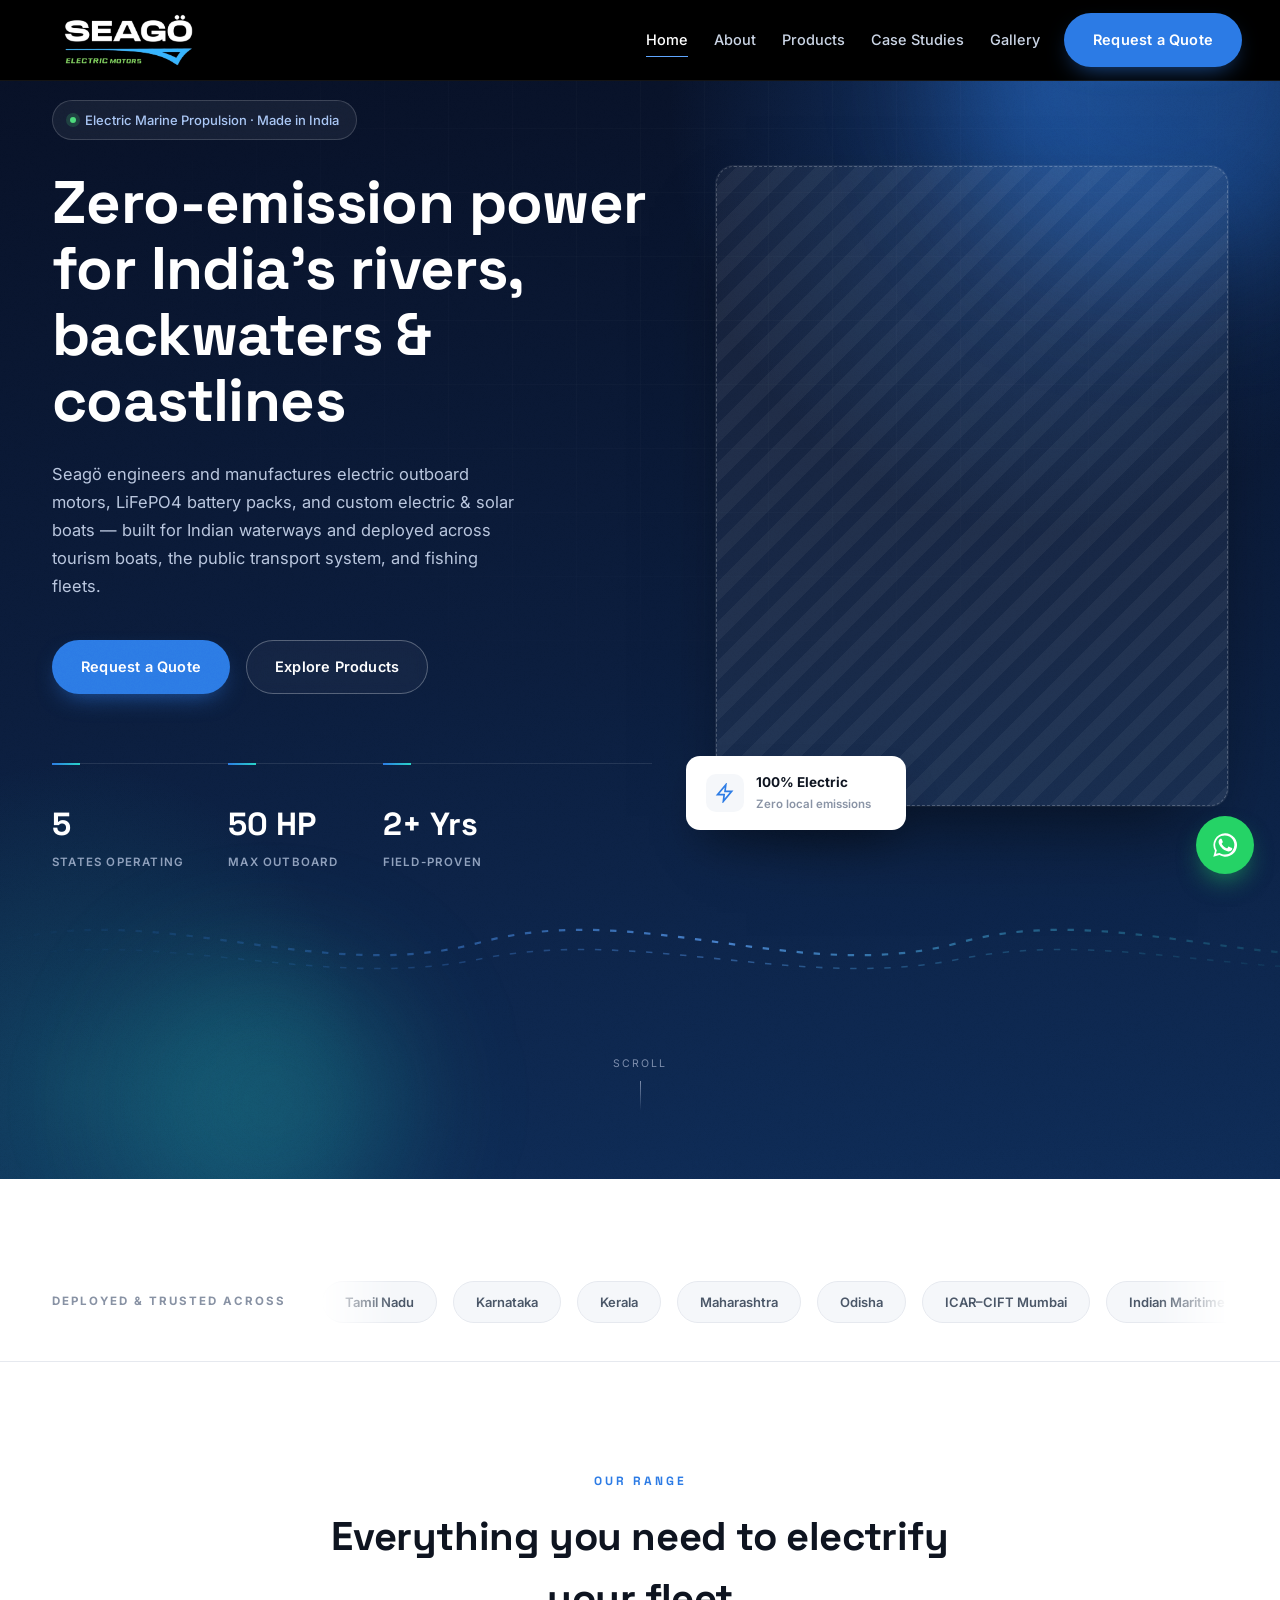
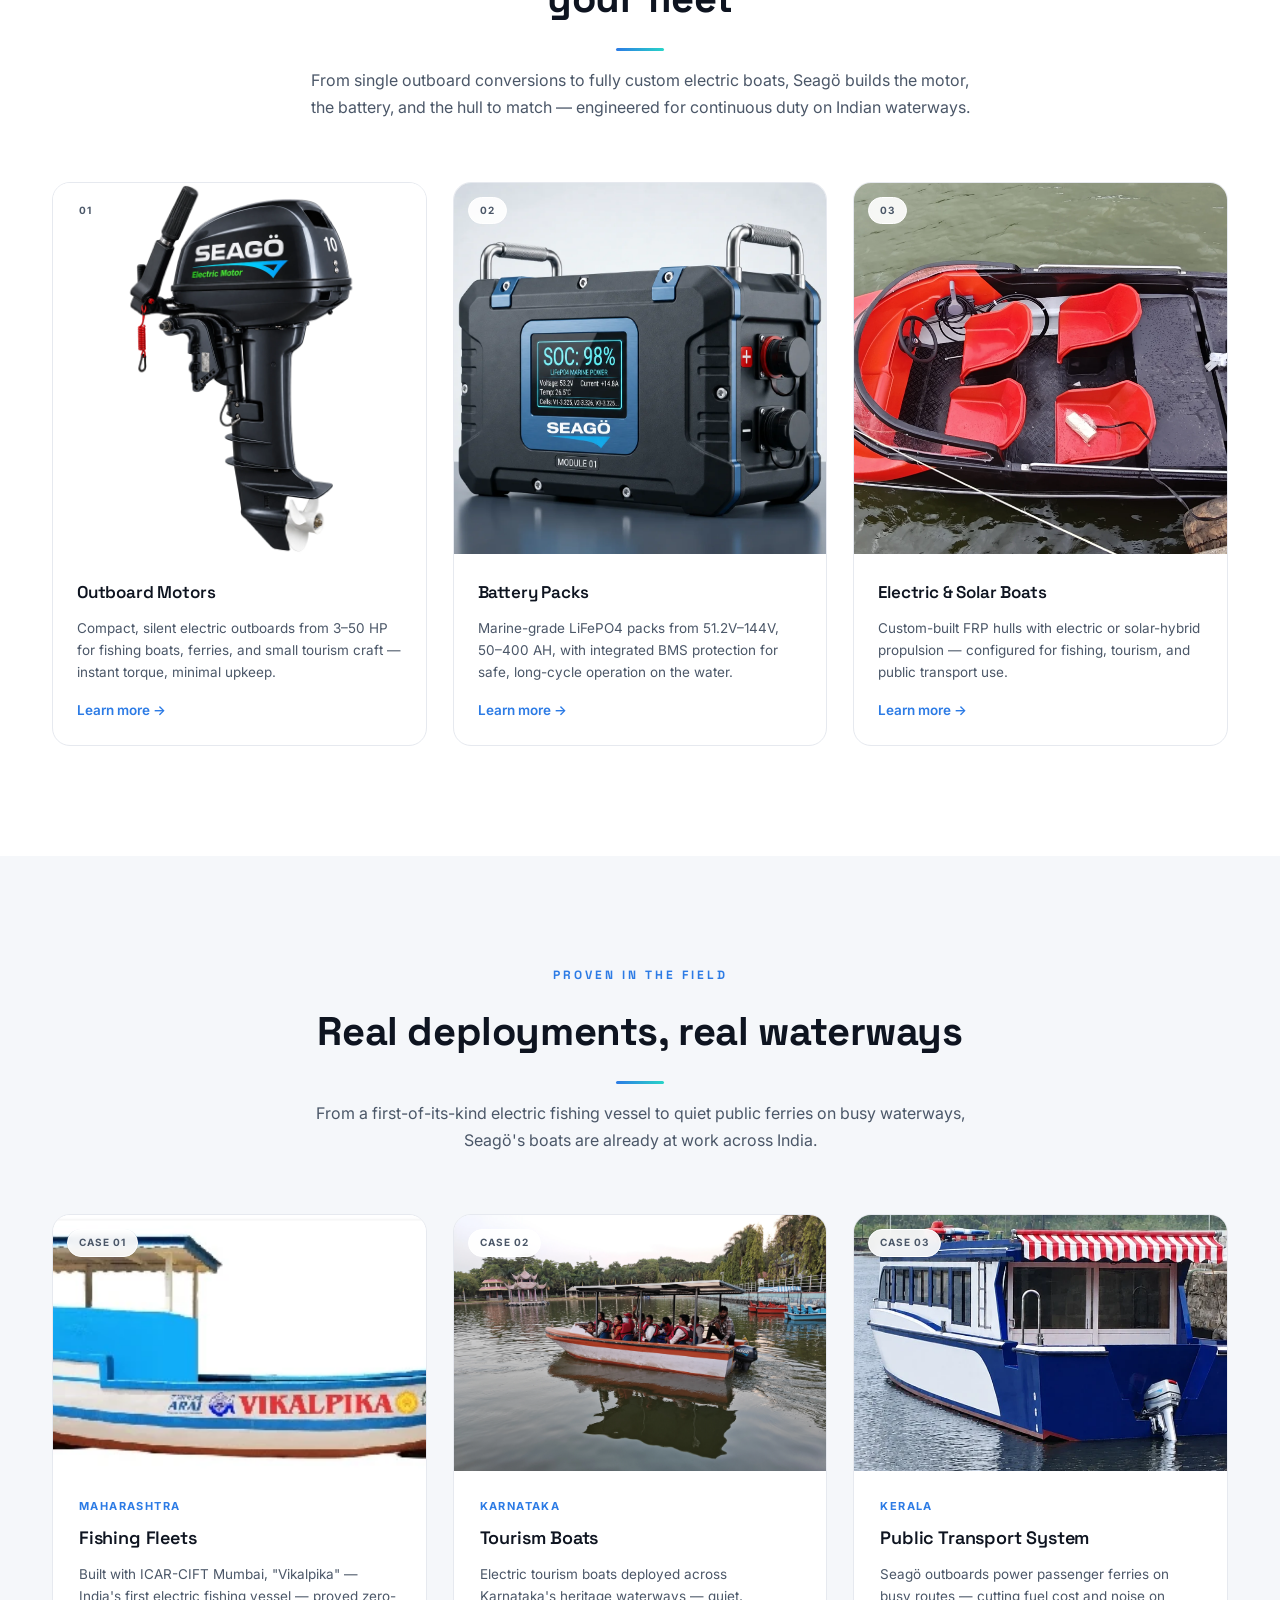
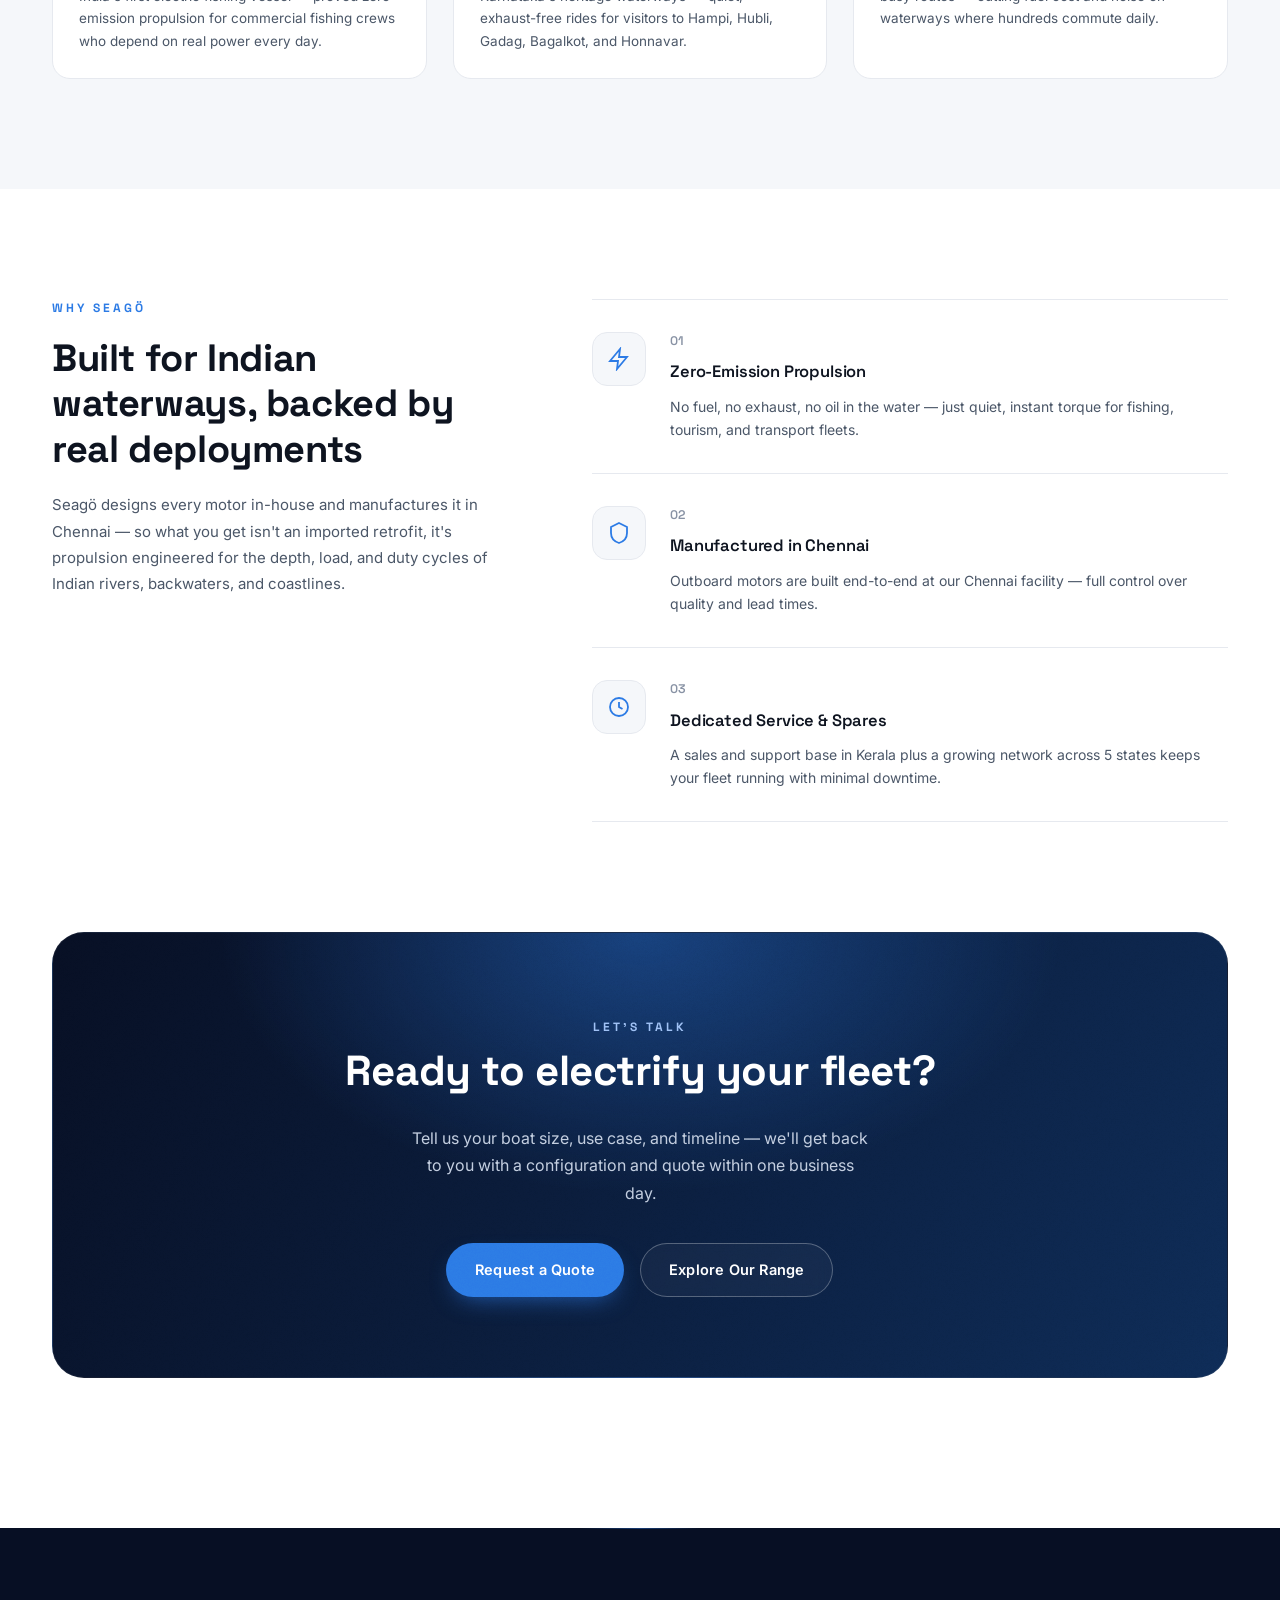
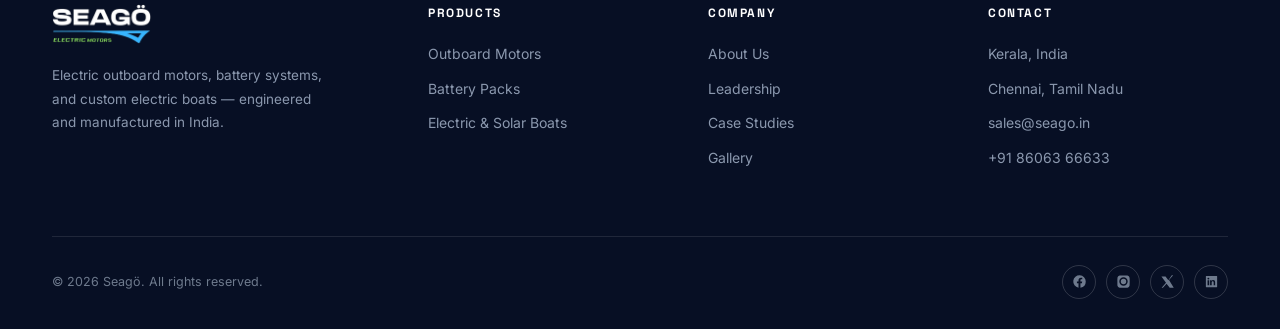
<file: index.html>
<!DOCTYPE html>
<html lang="en">
<head>
<script>document.documentElement.classList.add('js-ready');</script>
<meta charset="UTF-8">
<meta name="viewport" content="width=device-width, initial-scale=1.0">
<title>Seagö — Electric Outboard Motors, Battery Packs &amp; Electric Boats</title>
<meta name="description" content="Seagö designs and manufactures electric outboard motors (3–50 HP), LiFePO4 battery packs, and custom electric &amp; solar boats — engineered and manufactured in India, deployed across 5 states.">
<link rel="icon" type="image/png" href="assets/favicon.png">
<link rel="apple-touch-icon" href="assets/favicon.png">
<link rel="preconnect" href="https://fonts.googleapis.com">
<link rel="preconnect" href="https://fonts.gstatic.com" crossorigin>
<link href="https://fonts.googleapis.com/css2?family=Space+Grotesk:wght@500;600;700&family=Inter:wght@400;500;600;700;800&display=swap" rel="stylesheet">
<link rel="stylesheet" href="css/style.css">
<script src="js/main.js" defer></script>
</head>
<body>

<div class="progress" id="progressBar"></div>

<!-- ================= NAV ================= -->
<header class="nav">
  <div class="wrap nav-row">
    <a class="nav-logo" href="#top"><img src="assets/seago-logo.png" alt="Seagö"></a>
    <nav class="nav-links">
      <a href="index.html">Home</a>
      <a href="about.html">About</a>
      <a href="products.html">Products</a>
      <a href="case-studies.html">Case Studies</a>
      <a href="gallery.html">Gallery</a>
    </nav>
    <div class="nav-cta">
      <a class="btn btn-primary magnetic" href="contact.html" data-quote-open>Request a Quote</a>
      <button class="burger" id="burger" aria-label="Menu"><span></span><span></span><span></span></button>
    </div>
  </div>
</header>

<div class="mobile-menu" id="mobileMenu">
  <a href="index.html">Home</a>
  <a href="about.html">About</a>
  <a href="products.html">Products</a>
  <a href="case-studies.html">Case Studies</a>
  <a href="gallery.html">Gallery</a>
  <a class="btn btn-primary" href="contact.html" data-quote-open>Request a Quote</a>
</div>

<!-- ================= HERO ================= -->
<section class="hero" id="top">
  <div class="grid-overlay"></div>
  <div class="blob blob-1" data-depth="18"></div>
  <div class="blob blob-2" data-depth="-12"></div>
  <div class="cursor-glow"></div>

  <div class="wrap hero-grid">
    <div class="hero-copy">
      <div class="hero-badge"><span class="dot"></span> Electric Marine Propulsion · Made in India</div>
      <h1 class="hero-title">Zero-emission power for India's rivers, backwaters &amp; coastlines</h1>
      <div class="hero-sub">
        <p>Seagö engineers and manufactures electric outboard motors, LiFePO4 battery packs, and custom electric &amp; solar boats — built for Indian waterways and deployed across tourism boats, the public transport system, and fishing fleets.</p>
      </div>
      <div class="hero-actions">
        <a class="btn btn-primary magnetic" href="contact.html" data-quote-open>Request a Quote</a>
        <a class="btn btn-ghost magnetic" href="products.html">Explore Products</a>
      </div>
      <div class="hero-stats">
        <div class="hero-stat"><b data-count="5" data-suffix="">0</b><span>States Operating</span></div>
        <div class="hero-stat"><b data-count="50" data-suffix=" HP">0</b><span>Max Outboard</span></div>
        <div class="hero-stat"><b data-count="2" data-suffix="+ Yrs">0</b><span>Field-Proven</span></div>
      </div>
    </div>
    <div class="hero-visual" data-depth="-8">
      <div class="ph photo-frame">
        <video autoplay muted loop playsinline preload="auto" aria-label="Seagö electric outboard motor in operation">
          <source src="assets/photos/ai-artwork-videoacc3e3fb-0a4f-467d-bd82-8fc7c55db4ec.mp4" type="video/mp4">
        </video>
        
      </div>
      <div class="float-card">
        <div class="ic"><svg viewBox="0 0 24 24" fill="none" stroke="currentColor" stroke-width="2"><path d="M13 2L3 14h8l-1 8 10-12h-8l1-8z"/></svg></div>
        <div>
          <span class="ft-title">100% Electric</span>
          <span class="ft-sub">Zero local emissions</span>
        </div>
      </div>
    </div>
  </div>

  <div class="wave-wrap">
    <svg viewBox="0 0 1200 100" preserveAspectRatio="none">
      <defs>
        <linearGradient id="waveGrad" x1="0" y1="0" x2="1" y2="0">
          <stop offset="0%" stop-color="#2C7BE5" stop-opacity="0"/>
          <stop offset="50%" stop-color="#5FA6FF" stop-opacity="1"/>
          <stop offset="100%" stop-color="#28D4C8" stop-opacity="0"/>
        </linearGradient>
      </defs>
      <path class="wave-path" d="M0,55 C150,15 300,95 450,55 C600,15 750,95 900,55 C1050,15 1200,95 1350,55"/>
      <path class="wave-path p2" d="M0,70 C150,40 300,100 450,70 C600,40 750,100 900,70 C1050,40 1200,100 1350,70"/>
    </svg>
  </div>
  <div class="scroll-cue"><span>Scroll</span><span class="line"></span></div>
</section>

<div class="angle-div">
  <svg viewBox="0 0 1200 64" preserveAspectRatio="none"><polygon points="0,64 1200,0 1200,64" fill="#ffffff"/></svg>
</div>

<!-- ================= TRUST MARQUEE ================= -->
<section class="trust">
  <div class="wrap trust-row">
    <span class="trust-label">Deployed &amp; Trusted Across</span>
    <div class="marquee">
      <div class="marquee-track trust-logos">
        <div class="trust-chip">Tamil Nadu</div>
        <div class="trust-chip">Karnataka</div>
        <div class="trust-chip">Kerala</div>
        <div class="trust-chip">Maharashtra</div>
        <div class="trust-chip">Odisha</div>
        <div class="trust-chip">ICAR&#8211;CIFT Mumbai</div>
        <div class="trust-chip">Indian Maritime University</div>
        <div class="trust-chip">Tamil Nadu</div>
        <div class="trust-chip">Karnataka</div>
        <div class="trust-chip">Kerala</div>
        <div class="trust-chip">Maharashtra</div>
        <div class="trust-chip">Odisha</div>
        <div class="trust-chip">ICAR&#8211;CIFT Mumbai</div>
        <div class="trust-chip">Indian Maritime University</div>
      </div>
    </div>
  </div>
</section>

<!-- ================= PRODUCT RANGE ================= -->
<section class="section" id="products">
  <div class="wrap">
    <div class="section-head reveal">
      <span class="eyebrow">Our Range</span>
      <h2>Everything you need to electrify your fleet</h2>
      <p>From single outboard conversions to fully custom electric boats, Seagö builds the motor, the battery, and the hull to match — engineered for continuous duty on Indian waterways.</p>
    </div>
    <div class="grid-3" data-stagger>
      <div class="tilt reveal">
        <div class="card">
          <div class="ph photo-frame"><img class="outboard-image" src="assets/photos/Outboard%20Motors.webp" alt="Seagö electric outboard motors"><span class="ph__chip">01</span></div>
          <div class="card-body">
            <h3>Outboard Motors</h3>
            <p>Compact, silent electric outboards from 3–50 HP for fishing boats, ferries, and small tourism craft — instant torque, minimal upkeep.</p>
            <a class="card-link" href="products.html">Learn more →</a>
          </div>
        </div>
      </div>
      <div class="tilt reveal">
        <div class="card">
          <div class="ph photo-frame"><img class="battery-image" src="assets/photos/Battery%20Box.webp" alt="Seagö LiFePO4 battery pack"><span class="ph__chip">02</span></div>
          <div class="card-body">
            <h3>Battery Packs</h3>
            <p>Marine-grade LiFePO4 packs from 51.2V–144V, 50–400 AH, with integrated BMS protection for safe, long-cycle operation on the water.</p>
            <a class="card-link" href="products.html">Learn more →</a>
          </div>
        </div>
      </div>
      <div class="tilt reveal">
        <div class="card">
          <div class="ph photo-frame case-gallery">
            <img class="is-active" src="assets/photos/seago-electric-boat.webp" alt="Seagö electric boat on the water">
            <img src="assets/photos/seago-solar-boat.webp" alt="Seagö solar-powered boat on the water">
            <img src="assets/photos/seago-tourism-boat.webp" alt="Seagö electric tourism boat in service">
            <span class="ph__chip">03</span>
          </div>
          <div class="card-body">
            <h3>Electric &amp; Solar Boats</h3>
            <p>Custom-built FRP hulls with electric or solar-hybrid propulsion — configured for fishing, tourism, and public transport use.</p>
            <a class="card-link" href="products.html">Learn more →</a>
          </div>
        </div>
      </div>
    </div>
  </div>
</section>

<!-- ================= CASE STUDIES ================= -->
<section class="section soft" id="case-studies">
  <div class="wrap">
    <div class="section-head reveal">
      <span class="eyebrow">Proven in the Field</span>
      <h2>Real deployments, real waterways</h2>
      <p>From a first-of-its-kind electric fishing vessel to quiet public ferries on busy waterways, Seagö's boats are already at work across India.</p>
    </div>
    <div class="grid-3" data-stagger>
      <div class="tilt reveal">
        <div class="case-card">
          <div class="ph photo-frame"><img src="assets/photos/vikalpika.webp" alt="Vikalpika — India's first electric fishing vessel"><span class="ph__chip">Case 01</span></div>
          <div class="case-body">
            <span class="case-tag">Maharashtra</span>
            <h3>Fishing Fleets</h3>
            <p>Built with ICAR-CIFT Mumbai, "Vikalpika" — India's first electric fishing vessel — proved zero-emission propulsion for commercial fishing crews who depend on real power every day.</p>
          </div>
        </div>
      </div>
      <div class="tilt reveal">
        <div class="case-card">
          <div class="ph photo-frame"><img src="assets/photos/seago-tourism-boat.webp" alt="Seagö electric tourism boat in service"><span class="ph__chip">Case 02</span></div>
          <div class="case-body">
            <span class="case-tag">Karnataka</span>
            <h3>Tourism Boats</h3>
            <p>Electric tourism boats deployed across Karnataka's heritage waterways — quiet, exhaust-free rides for visitors to Hampi, Hubli, Gadag, Bagalkot, and Honnavar.</p>
          </div>
        </div>
      </div>
      <div class="tilt reveal">
        <div class="case-card">
          <div class="ph photo-frame"><img src="assets/photos/Publictransport.webp" alt="Seagö electric outboard powering a public transport ferry"><span class="ph__chip">Case 03</span></div>
          <div class="case-body">
            <span class="case-tag">Kerala</span>
            <h3>Public Transport System</h3>
            <p>Seagö outboards power passenger ferries on busy routes — cutting fuel cost and noise on waterways where hundreds commute daily.</p>
          </div>
        </div>
      </div>
    </div>
  </div>
</section>

<!-- ================= WHY SEAGO (editorial split) ================= -->
<section class="section" id="about">
  <div class="wrap why-grid">
    <div class="why-left reveal">
      <span class="eyebrow">Why Seagö</span>
      <h2 class="why-title">Built for Indian waterways, backed by real deployments</h2>
      <p>Seagö designs every motor in-house and manufactures it in Chennai — so what you get isn't an imported retrofit, it's propulsion engineered for the depth, load, and duty cycles of Indian rivers, backwaters, and coastlines.</p>
    </div>
    <div class="feat-list" data-stagger>
      <div class="feat-row reveal">
        <div class="ic"><svg viewBox="0 0 24 24" fill="none" stroke="currentColor" stroke-width="1.8"><path d="M13 2L3 14h8l-1 8 10-12h-8l1-8z"/></svg></div>
        <div class="ft-body">
          <span class="idx">01</span>
          <h4>Zero-Emission Propulsion</h4>
          <p>No fuel, no exhaust, no oil in the water — just quiet, instant torque for fishing, tourism, and transport fleets.</p>
        </div>
      </div>
      <div class="feat-row reveal">
        <div class="ic"><svg viewBox="0 0 24 24" fill="none" stroke="currentColor" stroke-width="1.8"><path d="M12 2l8 4v6c0 5-3.4 8.5-8 10-4.6-1.5-8-5-8-10V6l8-4z"/></svg></div>
        <div class="ft-body">
          <span class="idx">02</span>
          <h4>Manufactured in Chennai</h4>
          <p>Outboard motors are built end-to-end at our Chennai facility — full control over quality and lead times.</p>
        </div>
      </div>
      <div class="feat-row reveal">
        <div class="ic"><svg viewBox="0 0 24 24" fill="none" stroke="currentColor" stroke-width="1.8"><circle cx="12" cy="12" r="9"/><path d="M12 7v5l3.5 2"/></svg></div>
        <div class="ft-body">
          <span class="idx">03</span>
          <h4>Dedicated Service &amp; Spares</h4>
          <p>A sales and support base in Kerala plus a growing network across 5 states keeps your fleet running with minimal downtime.</p>
        </div>
      </div>
    </div>
  </div>
</section>

<!-- ================= CTA ================= -->
<section class="section" style="padding-top:0;">
  <div class="wrap">
    <div class="cta reveal">
      <div class="cta-inner">
        <span class="eyebrow" style="color:#9FC1F5;">Let's Talk</span>
        <h2 class="cta-title">Ready to electrify your fleet?</h2>
        <p class="cta-text">Tell us your boat size, use case, and timeline — we'll get back to you with a configuration and quote within one business day.</p>
        <div class="cta-actions">
          <a class="btn btn-primary magnetic" href="contact.html" data-quote-open>Request a Quote</a>
          <a class="btn btn-ghost magnetic" href="products.html">Explore Our Range</a>
        </div>
      </div>
    </div>
  </div>
</section>

<!-- ================= FOOTER ================= -->
<footer>
  <div class="wrap">
    <div class="footer-grid">
      <div>
        <div class="footer-logo"><img src="assets/seago-logo.png" alt="Seagö"></div>
        <p>Electric outboard motors, battery systems, and custom electric boats — engineered and manufactured in India.</p>
      </div>
      <div class="footer-col">
        <h5>Products</h5>
        <a href="products.html">Outboard Motors</a>
        <a href="products.html">Battery Packs</a>
        <a href="products.html">Electric &amp; Solar Boats</a>
      </div>
      <div class="footer-col">
        <h5>Company</h5>
        <a href="about.html">About Us</a>
        <a href="about.html#founder">Leadership</a>
        <a href="case-studies.html">Case Studies</a>
        <a href="gallery.html">Gallery</a>
      </div>
      <div class="footer-col">
        <h5>Contact</h5>
        <a href="contact.html">Kerala, India</a>
        <a href="contact.html">Chennai, Tamil Nadu</a>
        <a href="mailto:sales@seago.in">sales@seago.in</a>
        <a href="tel:+918606366633">+91 86063 66633</a>
      </div>
    </div>
    <div class="footer-bottom">
      <span>© 2026 Seagö. All rights reserved.</span>
      <!-- TODO: add the LinkedIn profile URL once that account exists -->
      <div class="footer-social">
        <a href="https://www.facebook.com/profile.php?id=61595336871370" target="_blank" rel="noopener" data-social="facebook" aria-label="Facebook"><svg viewBox="0 0 24 24" fill="currentColor"><path d="M22 12a10 10 0 1 0-11.6 9.9v-7H7.9V12h2.5V9.8c0-2.5 1.5-3.9 3.8-3.9 1.1 0 2.2.2 2.2.2v2.4h-1.3c-1.2 0-1.6.8-1.6 1.6V12h2.8l-.4 2.9h-2.4v7A10 10 0 0 0 22 12z"/></svg></a>
        <a href="https://www.instagram.com/seagowaters/" target="_blank" rel="noopener" data-social="instagram" aria-label="Instagram"><svg viewBox="0 0 24 24" fill="currentColor"><path d="M12 2.2c3.2 0 3.6 0 4.9.1 1.2.1 1.8.2 2.2.4.6.2 1 .5 1.4.9.4.4.7.8.9 1.4.2.4.4 1 .4 2.2.1 1.3.1 1.7.1 4.9s0 3.6-.1 4.9c-.1 1.2-.2 1.8-.4 2.2-.2.6-.5 1-.9 1.4-.4.4-.8.7-1.4.9-.4.2-1 .4-2.2.4-1.3.1-1.7.1-4.9.1s-3.6 0-4.9-.1c-1.2-.1-1.8-.2-2.2-.4-.6-.2-1-.5-1.4-.9-.4-.4-.7-.8-.9-1.4-.2-.4-.4-1-.4-2.2C2.2 15.6 2.2 15.2 2.2 12s0-3.6.1-4.9c.1-1.2.2-1.8.4-2.2.2-.6.5-1 .9-1.4.4-.4.8-.7 1.4-.9.4-.2 1-.4 2.2-.4C8.4 2.2 8.8 2.2 12 2.2zm0 3.1A6.7 6.7 0 1 0 18.7 12 6.7 6.7 0 0 0 12 5.3zm0 11A4.3 4.3 0 1 1 16.3 12 4.3 4.3 0 0 1 12 16.3zm6.9-11.3a1.6 1.6 0 1 1-1.6-1.6 1.6 1.6 0 0 1 1.6 1.6z"/></svg></a>
        <a href="https://x.com/Seagowaters" target="_blank" rel="noopener" data-social="twitter" aria-label="X (Twitter)"><svg viewBox="0 0 24 24" fill="currentColor"><path d="M18.9 2H21l-6.6 7.5L22 22h-6.5l-5-6.6L4.7 22H2.6l7-8-7.3-9.9h6.6l4.5 6z"/></svg></a>
        <a href="#" data-social="linkedin" aria-label="LinkedIn"><svg viewBox="0 0 24 24" fill="currentColor"><path d="M20.4 3H3.6A.6.6 0 0 0 3 3.6v16.8a.6.6 0 0 0 .6.6h16.8a.6.6 0 0 0 .6-.6V3.6a.6.6 0 0 0-.6-.6zM8.3 18.1H5.7V9.9h2.6v8.2zM7 8.8a1.5 1.5 0 1 1 0-3 1.5 1.5 0 0 1 0 3zm11.1 9.3h-2.6v-4.3c0-1 0-2.4-1.5-2.4s-1.7 1.1-1.7 2.3v4.4H9.7V9.9h2.5v1.1a2.7 2.7 0 0 1 2.5-1.4c2.6 0 3.1 1.7 3.1 4v4.5z"/></svg></a>
      </div>
    </div>
  </div>
</footer>

<!-- ================= WHATSAPP FLOAT ================= -->
<a class="wa-float" href="https://wa.me/918606366633?text=Hi%20Seag%C3%B6%2C%20I%27d%20like%20to%20know%20more%20about%20your%20electric%20marine%20products." target="_blank" rel="noopener" aria-label="Chat on WhatsApp">
  <span class="wa-tip">Chat with us</span>
  <svg viewBox="0 0 24 24"><path d="M17.5 14.4c-.3-.1-1.7-.9-2-1-.3-.1-.5-.1-.6.1-.2.3-.7 1-.9 1.2-.2.2-.3.2-.6.1-.3-.1-1.3-.5-2.4-1.5-.9-.8-1.5-1.8-1.7-2.1-.2-.3 0-.5.1-.6.1-.1.3-.3.4-.5.1-.1.2-.3.3-.4.1-.2 0-.4 0-.5 0-.1-.6-1.5-.8-2-.2-.5-.4-.5-.6-.5h-.5c-.2 0-.5.1-.7.3-.3.3-1 1-1 2.4s1 2.8 1.1 3c.1.2 2 3.1 4.9 4.3.7.3 1.2.5 1.7.6.7.2 1.3.2 1.8.1.5-.1 1.7-.7 2-1.4.2-.6.2-1.2.2-1.3-.1-.1-.3-.2-.6-.3z"/><path d="M12 2a10 10 0 0 0-8.6 15L2 22l5.2-1.4A10 10 0 1 0 12 2zm0 18.2c-1.6 0-3.1-.4-4.4-1.2l-.3-.2-3.1.8.8-3-.2-.3A8.2 8.2 0 1 1 12 20.2z"/></svg>
</a>


<!-- ================= QUOTE MODAL ================= -->
<div class="quote-modal" id="quoteModal" aria-hidden="true" role="dialog" aria-modal="true" aria-labelledby="quoteModalTitle">
  <div class="quote-modal__backdrop" data-close-quote></div>
  <div class="quote-modal__box">
    <div class="quote-modal__head">
      <div class="quote-modal__intro">
        <span class="eyebrow" style="color:var(--blue)">REQUEST A QUOTE</span>
        <h3 id="quoteModalTitle">Tell us about your boat</h3>
        <p>Share your vessel size, use case, and timeline — our team will get back to you with pricing, specs, and lead time within one business day.</p>
      </div>
      <button class="quote-modal__close" type="button" data-close-quote aria-label="Close quote form">&times;</button>
    </div>
    <div class="quote-modal__body">
      <form id="quoteModalForm" class="quote-form">
        <input type="hidden" name="access_key" value="12fe7002-524c-4c4c-a9c9-cd31891d7432">
        <input type="hidden" name="subject" value="New Quote Request — Seagö Website">
        <input type="hidden" name="from_name" value="Seagö Website">
        <input type="checkbox" name="botcheck" class="hidden-field" tabindex="-1" autocomplete="off">

        <div class="field-row">
          <div class="field">
            <label for="qm-name">Full Name *</label>
            <input id="qm-name" type="text" name="name" required>
          </div>
          <div class="field">
            <label for="qm-company">Company Name</label>
            <input id="qm-company" type="text" name="company">
          </div>
        </div>

        <div class="field-row">
          <div class="field">
            <label for="qm-email">Email *</label>
            <input id="qm-email" type="email" name="email" required>
          </div>
          <div class="field">
            <label for="qm-phone">Phone</label>
            <input id="qm-phone" type="tel" name="phone">
          </div>
        </div>

        <div class="field">
          <label for="qm-interest">Product Interest</label>
          <select id="qm-interest" name="product_interest">
            <option value="">Select an option</option>
            <option>Outboard Motor</option>
            <option>Battery Pack</option>
            <option>Electric / Solar Boat</option>
            <option>Service &amp; Spares Support</option>
            <option>Other</option>
          </select>
        </div>

        <div class="field">
          <label for="qm-message">Your Requirements *</label>
          <textarea id="qm-message" name="message" rows="4" required placeholder="Tell us about your boat size, use case, and timeline..."></textarea>
        </div>

        <button type="submit" class="btn btn-primary form-submit">
          <span class="btn-label">Send Request</span>
        </button>
        <div class="form-msg" id="qmFormMsg" role="status" aria-live="polite"></div>
      </form>
    </div>
  </div>
</div>

</body>
</html>
</file>
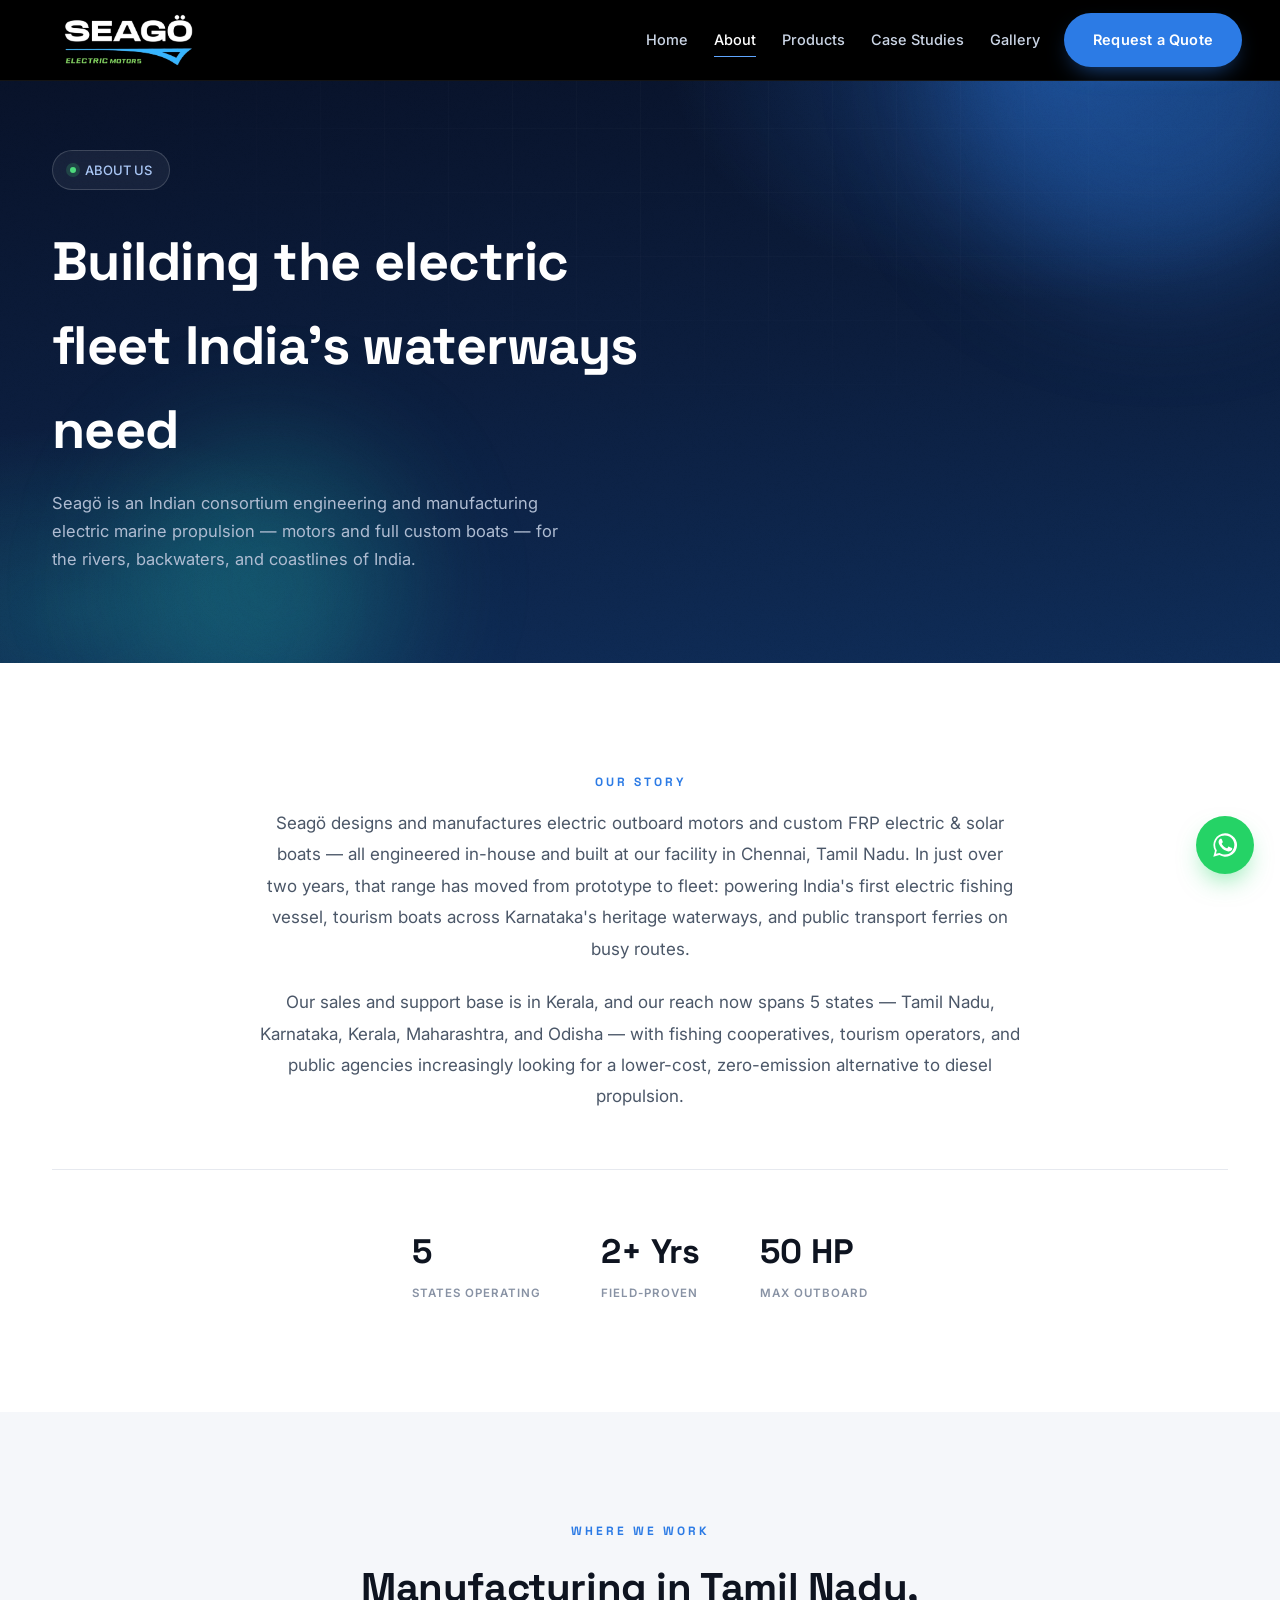
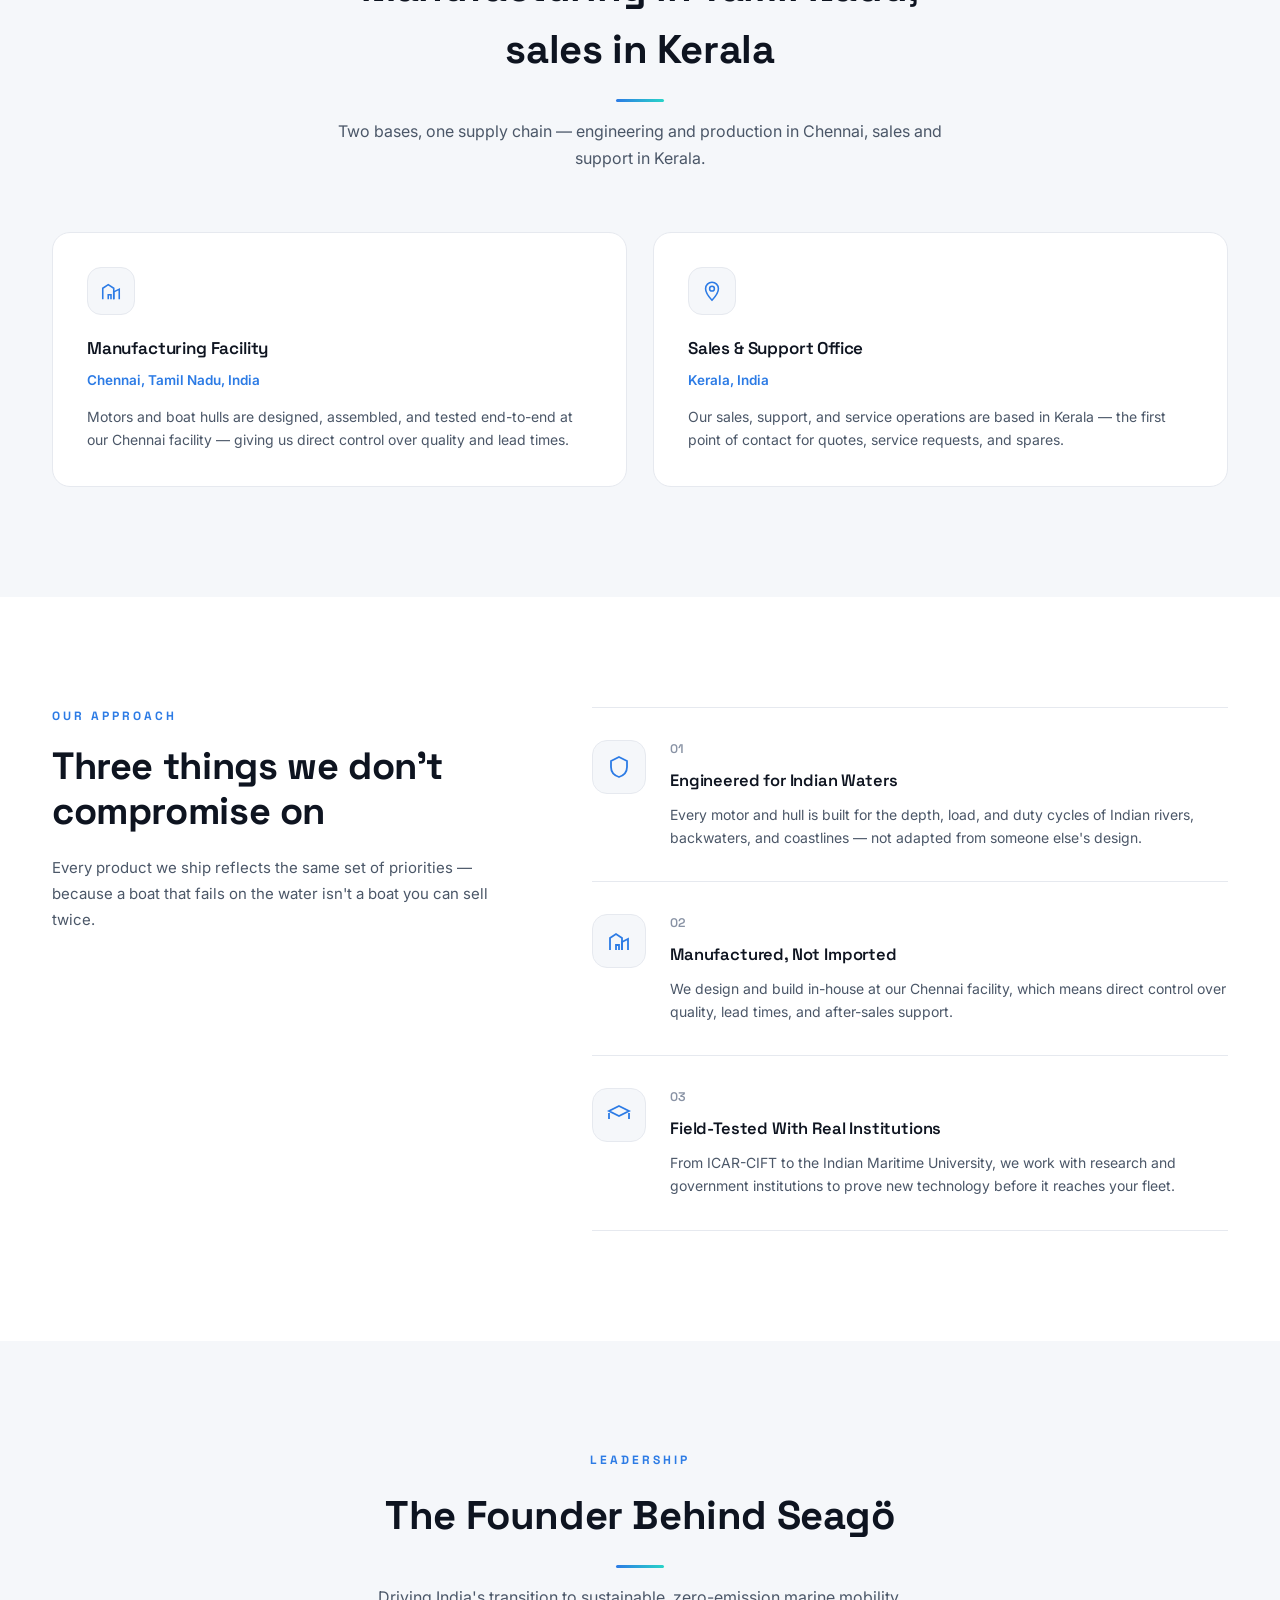
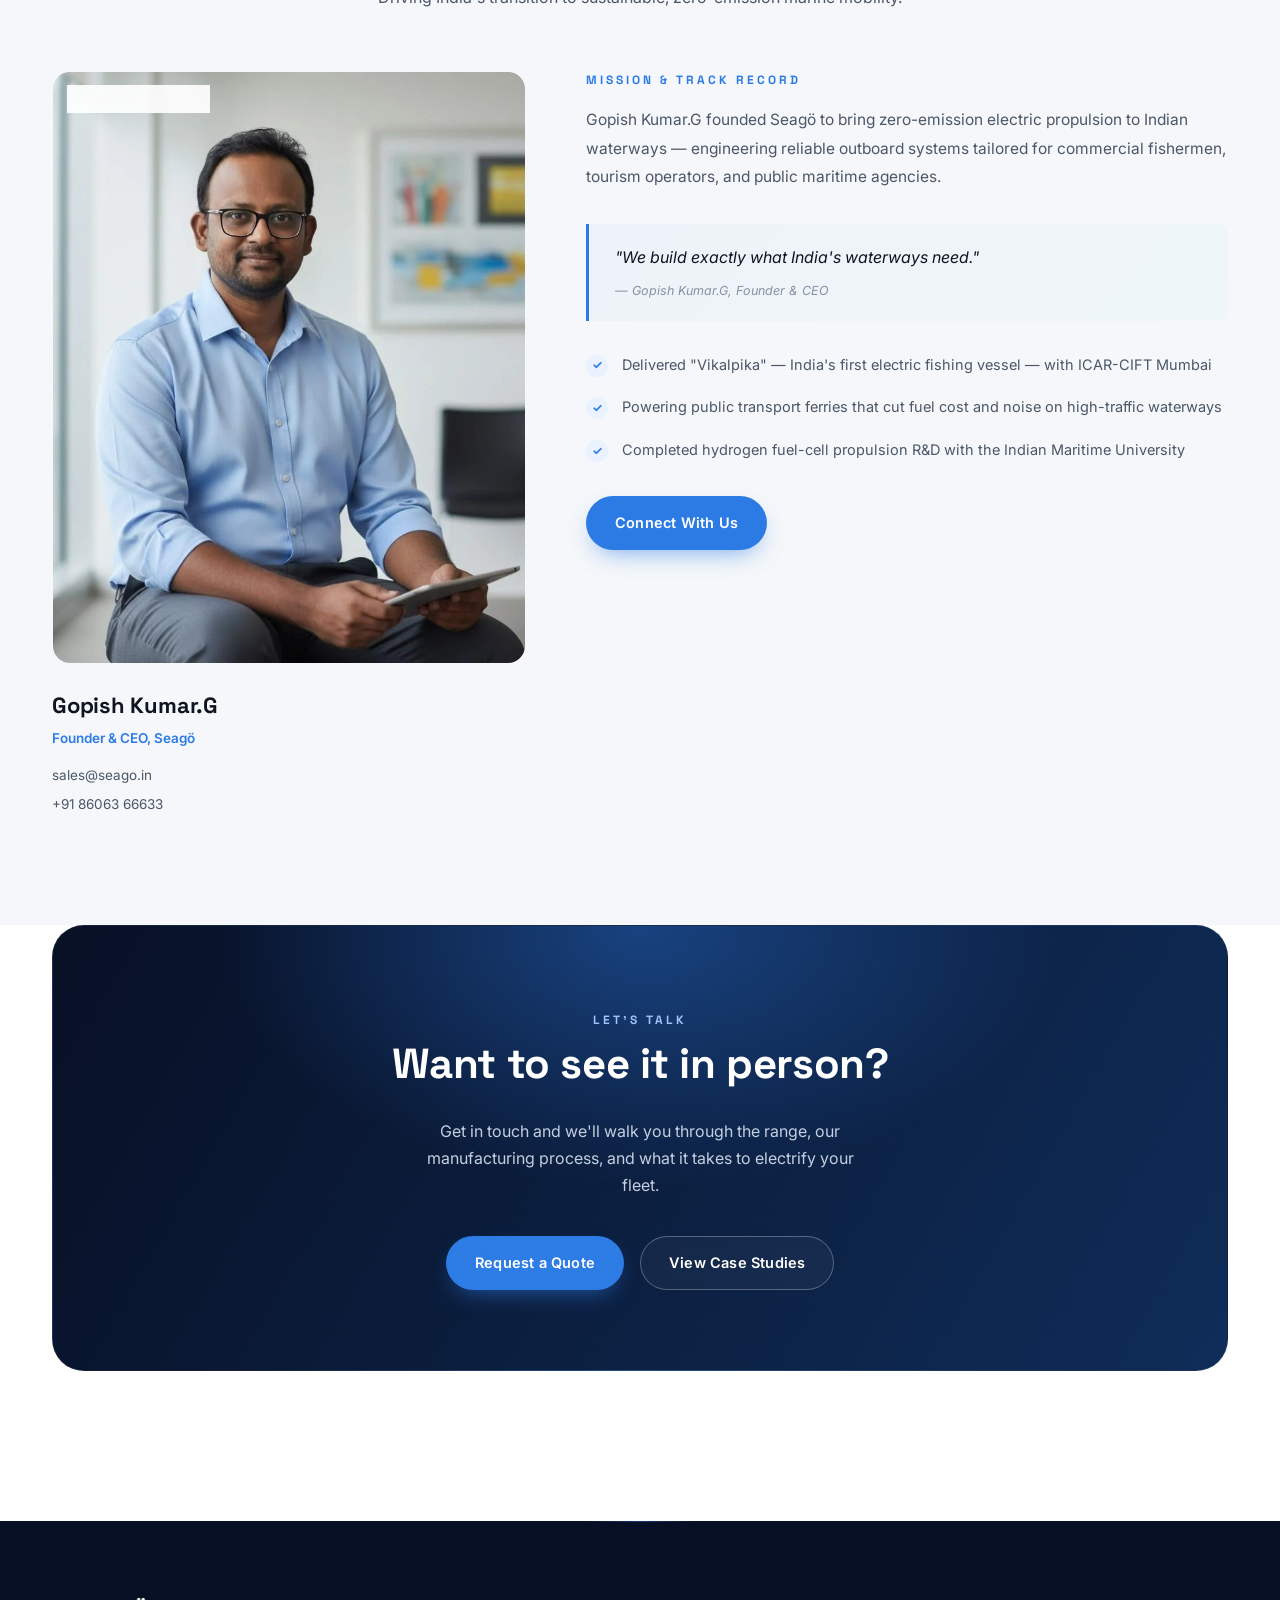
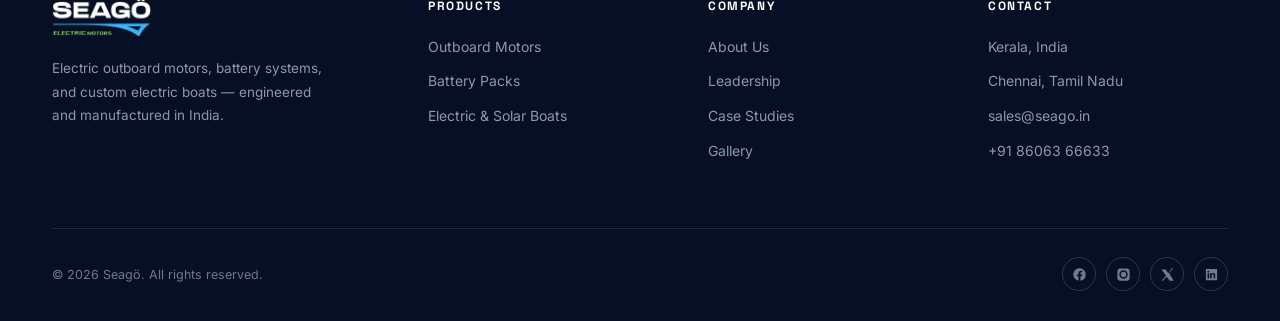
<file: about.html>
<!DOCTYPE html>
<html lang="en">

<head>
  <title>Seagö — About Us &amp; Leadership</title>

  <script>document.documentElement.classList.add('js-ready');</script>
  <meta charset="UTF-8">
  <meta name="viewport" content="width=device-width, initial-scale=1.0">
  <meta name="description"
    content="Seagö designs and manufactures electric marine propulsion in Chennai, Tamil Nadu — deployed across 5 states from a sales &amp; support base in Kerala. Led by Founder &amp; CEO Gopish Kumar.G">
  <link rel="icon" type="image/png" href="assets/favicon.png">
  <link rel="apple-touch-icon" href="assets/favicon.png">
  <link rel="preconnect" href="https://fonts.googleapis.com">
  <link rel="preconnect" href="https://fonts.gstatic.com" crossorigin>
  <link
    href="https://fonts.googleapis.com/css2?family=Space+Grotesk:wght@500;600;700&family=Inter:wght@400;500;600;700;800&display=swap"
    rel="stylesheet">
  <link rel="stylesheet" href="css/style.css">
  <script src="js/main.js" defer></script>
</head>

<body>

  <div class="progress" id="progressBar"></div>

  <!-- ================= NAV ================= -->
  <header class="nav">
    <div class="wrap nav-row">
      <a class="nav-logo" href="index.html#top"><img src="assets/seago-logo.png" alt="Seagö"></a>
      <nav class="nav-links">
        <a href="index.html">Home</a>
        <a href="about.html">About</a>
        <a href="products.html">Products</a>
        <a href="case-studies.html">Case Studies</a>
        <a href="gallery.html">Gallery</a>
      </nav>
      <div class="nav-cta">
        <a class="btn btn-primary magnetic" href="contact.html" data-quote-open>Request a Quote</a>
        <button class="burger" id="burger" aria-label="Menu"><span></span><span></span><span></span></button>
      </div>
    </div>
  </header>

  <div class="mobile-menu" id="mobileMenu">
    <a href="index.html">Home</a>
    <a href="about.html">About</a>
    <a href="products.html">Products</a>
    <a href="case-studies.html">Case Studies</a>
    <a href="gallery.html">Gallery</a>
    <a class="btn btn-primary" href="contact.html" data-quote-open>Request a Quote</a>
  </div>

  <!-- ================= PAGE HEADER ================= -->
  <section class="hero page-hero">
    <div class="grid-overlay"></div>
    <div class="blob blob-1" data-depth="14"></div>
    <div class="blob blob-2" data-depth="-10"></div>
    <div class="cursor-glow"></div>

    <div class="wrap">
      <div class="hero-badge reveal"><span class="dot"></span> ABOUT US</div>
      <h1 class="page-title reveal">Building the electric fleet India's waterways need</h1>
      <p class="page-sub reveal">Seagö is an Indian consortium engineering and manufacturing electric marine propulsion
        — motors and full custom boats — for the rivers, backwaters, and coastlines of India.</p>
    </div>
  </section>

  <!-- ================= STORY ================= -->
  <section class="section">
    <div class="wrap">
      <div class="about-story reveal">
        <span class="eyebrow" style="color:var(--blue); display:block; margin-bottom:16px;">Our Story</span>
        <p>Seagö designs and manufactures electric outboard motors and custom FRP electric &amp; solar boats — all
          engineered in-house and built at our facility in Chennai, Tamil Nadu. In just over two years, that range has
          moved from prototype to fleet: powering India's first electric fishing vessel, tourism boats across
          Karnataka's heritage waterways, and public transport ferries on busy routes.</p>
        <p>Our sales and support base is in Kerala, and our reach now spans 5 states — Tamil Nadu, Karnataka, Kerala,
          Maharashtra, and Odisha — with fishing cooperatives, tourism operators, and public agencies increasingly
          looking for a lower-cost, zero-emission alternative to diesel propulsion.</p>
      </div>

      <div class="stat-strip reveal">
        <div class="stat"><b>5</b><span>States Operating</span></div>
        <div class="stat"><b>2+ Yrs</b><span>Field-Proven</span></div>
        <div class="stat"><b>50 HP</b><span>Max Outboard</span></div>
      </div>
    </div>
  </section>

  <!-- ================= LOCATIONS ================= -->
  <section class="section soft">
    <div class="wrap">
      <div class="section-head reveal">
        <span class="eyebrow">Where We Work</span>
        <h2>Manufacturing in Tamil Nadu, sales in Kerala</h2>
        <p>Two bases, one supply chain — engineering and production in Chennai, sales and support in Kerala.</p>
      </div>
      <div class="loc-grid" data-stagger>
        <div class="loc-card reveal">
          <div class="ic"><svg viewBox="0 0 24 24" fill="none" stroke="currentColor" stroke-width="1.7">
              <path d="M3 21V9l6-4 6 4v12" />
              <path d="M15 21V13l6-3v11" />
              <path d="M9 21v-5h3v5" />
            </svg></div>
          <h3>Manufacturing Facility</h3>
          <div class="loc-addr">Chennai, Tamil Nadu, India</div>
          <p>Motors and boat hulls are designed, assembled, and tested end-to-end at our Chennai facility — giving us
            direct control over quality and lead times.</p>
        </div>
        <div class="loc-card reveal">
          <div class="ic"><svg viewBox="0 0 24 24" fill="none" stroke="currentColor" stroke-width="1.7">
              <path d="M12 22s7-7.4 7-12.5A7 7 0 0 0 5 9.5C5 14.6 12 22 12 22z" />
              <circle cx="12" cy="9.5" r="2.6" />
            </svg></div>
          <h3>Sales &amp; Support Office</h3>
          <div class="loc-addr">Kerala, India</div>
          <p>Our sales, support, and service operations are based in Kerala — the first point of contact for quotes,
            service requests, and spares.</p>
        </div>
      </div>
    </div>
  </section>

  <!-- ================= APPROACH ================= -->
  <section class="section" id="approach">
    <div class="wrap why-grid">
      <div class="why-left reveal">
        <span class="eyebrow">Our Approach</span>
        <h2 class="why-title">Three things we don't compromise on</h2>
        <p>Every product we ship reflects the same set of priorities — because a boat that fails on the water isn't a
          boat you can sell twice.</p>
      </div>
      <div class="feat-list" data-stagger>
        <div class="feat-row reveal">
          <div class="ic"><svg viewBox="0 0 24 24" fill="none" stroke="currentColor" stroke-width="1.8">
              <path d="M12 2l8 4v6c0 5-3.4 8.5-8 10-4.6-1.5-8-5-8-10V6l8-4z" />
            </svg></div>
          <div class="ft-body">
            <span class="idx">01</span>
            <h4>Engineered for Indian Waters</h4>
            <p>Every motor and hull is built for the depth, load, and duty cycles of Indian rivers, backwaters, and
              coastlines — not adapted from someone else's design.</p>
          </div>
        </div>
        <div class="feat-row reveal">
          <div class="ic"><svg viewBox="0 0 24 24" fill="none" stroke="currentColor" stroke-width="1.8">
              <path d="M3 21V9l6-4 6 4v12" />
              <path d="M15 21V13l6-3v11" />
              <path d="M9 21v-5h3v5" />
            </svg></div>
          <div class="ft-body">
            <span class="idx">02</span>
            <h4>Manufactured, Not Imported</h4>
            <p>We design and build in-house at our Chennai facility, which means direct control over quality, lead
              times, and after-sales support.</p>
          </div>
        </div>
        <div class="feat-row reveal">
          <div class="ic"><svg viewBox="0 0 24 24" fill="none" stroke="currentColor" stroke-width="1.8">
              <path d="M22 10v6M2 10v6M12 3l10 5-10 5L2 8l10-5z" />
            </svg></div>
          <div class="ft-body">
            <span class="idx">03</span>
            <h4>Field-Tested With Real Institutions</h4>
            <p>From ICAR-CIFT to the Indian Maritime University, we work with research and government institutions to
              prove new technology before it reaches your fleet.</p>
          </div>
        </div>
      </div>
    </div>
  </section>

  <!-- ================= LEADERSHIP & FOUNDER ================= -->
  <section class="section soft" id="founder">
    <div class="wrap">
      <div class="section-head reveal">
        <span class="eyebrow">Leadership</span>
        <h2>The Founder Behind Seagö</h2>
        <p>Driving India's transition to sustainable, zero-emission marine mobility.</p>
      </div>

      <div class="founder-grid">
        <div class="founder-portrait reveal">
          <div class="ph">
            <img src="assets/photos/founder.webp" alt="Gopish Kumar.G, Founder &amp; CEO of Seagö">
            <span class="ph__chip">Founder Portrait</span>
          </div>
          <div class="founder-id">
            <h3>Gopish Kumar.G</h3>
            <span class="founder-role">Founder &amp; CEO, Seagö</span>
            <div class="founder-contact">
              <a href="mailto:sales@seago.in">sales@seago.in</a>
              <a href="tel:+918606366633">+91 86063 66633</a>
            </div>
          </div>
        </div>

        <div class="founder-bio reveal">
          <span class="eyebrow" style="color:var(--blue); display:block; margin-bottom:16px;">Mission &amp; Track
            Record</span>
          <p>Gopish Kumar.G founded Seagö to bring zero-emission electric propulsion to Indian waterways — engineering
            reliable outboard systems tailored for commercial fishermen, tourism operators, and public maritime
            agencies.</p>

          <div class="pull-quote">
            <p style="font-size:16px; font-style:italic; color:var(--ink); line-height:1.7; margin-bottom:6px;">"We
              build exactly what India's waterways need."</p>
            <span class="quote-note">— Gopish Kumar.G, Founder &amp; CEO</span>
          </div>

          <div class="highlight-list">
            <div class="highlight-row">
              <span class="check">✓</span>
              <p>Delivered "Vikalpika" — India's first electric fishing vessel — with ICAR-CIFT Mumbai</p>
            </div>
            <div class="highlight-row">
              <span class="check">✓</span>
              <p>Powering public transport ferries that cut fuel cost and noise on high-traffic waterways</p>
            </div>
            <div class="highlight-row">
              <span class="check">✓</span>
              <p>Completed hydrogen fuel-cell propulsion R&amp;D with the Indian Maritime University</p>
            </div>
          </div>

          <a class="btn btn-primary magnetic" href="contact.html">Connect With Us</a>
        </div>
      </div>
    </div>
  </section>

  <!-- ================= CTA ================= -->
  <section class="section" style="padding-top:0;">
    <div class="wrap">
      <div class="cta reveal">
        <div class="cta-inner">
          <span class="eyebrow" style="color:#9FC1F5;">Let's Talk</span>
          <h2 class="cta-title">Want to see it in person?</h2>
          <p class="cta-text">Get in touch and we'll walk you through the range, our manufacturing process, and what it
            takes to electrify your fleet.</p>
          <div class="cta-actions">
            <a class="btn btn-primary magnetic" href="contact.html" data-quote-open>Request a Quote</a>
            <a class="btn btn-ghost magnetic" href="case-studies.html">View Case Studies</a>
          </div>
        </div>
      </div>
    </div>
  </section>

  <!-- ================= FOOTER ================= -->
  <footer>
    <div class="wrap">
      <div class="footer-grid">
        <div>
          <div class="footer-logo"><img src="assets/seago-logo.png" alt="Seagö"></div>
          <p>Electric outboard motors, battery systems, and custom electric boats — engineered and manufactured in
            India.</p>
        </div>
        <div class="footer-col">
          <h5>Products</h5>
          <a href="products.html">Outboard Motors</a>
          <a href="products.html">Battery Packs</a>
          <a href="products.html">Electric &amp; Solar Boats</a>
        </div>
        <div class="footer-col">
          <h5>Company</h5>
          <a href="about.html">About Us</a>
          <a href="about.html#founder">Leadership</a>
          <a href="case-studies.html">Case Studies</a>
          <a href="gallery.html">Gallery</a>
        </div>
        <div class="footer-col">
          <h5>Contact</h5>
          <a href="contact.html">Kerala, India</a>
          <a href="contact.html">Chennai, Tamil Nadu</a>
          <a href="mailto:sales@seago.in">sales@seago.in</a>
          <a href="tel:+918606366633">+91 86063 66633</a>
        </div>
      </div>
      <div class="footer-bottom">
        <span>© 2026 Seagö. All rights reserved.</span>
        <!-- TODO: add the LinkedIn profile URL once that account exists -->
        <div class="footer-social">
          <a href="https://www.facebook.com/profile.php?id=61595336871370" target="_blank" rel="noopener"
            data-social="facebook" aria-label="Facebook"><svg viewBox="0 0 24 24" fill="currentColor">
              <path
                d="M22 12a10 10 0 1 0-11.6 9.9v-7H7.9V12h2.5V9.8c0-2.5 1.5-3.9 3.8-3.9 1.1 0 2.2.2 2.2.2v2.4h-1.3c-1.2 0-1.6.8-1.6 1.6V12h2.8l-.4 2.9h-2.4v7A10 10 0 0 0 22 12z" />
            </svg></a>
          <a href="https://www.instagram.com/seagowaters/" target="_blank" rel="noopener" data-social="instagram"
            aria-label="Instagram"><svg viewBox="0 0 24 24" fill="currentColor">
              <path
                d="M12 2.2c3.2 0 3.6 0 4.9.1 1.2.1 1.8.2 2.2.4.6.2 1 .5 1.4.9.4.4.7.8.9 1.4.2.4.4 1 .4 2.2.1 1.3.1 1.7.1 4.9s0 3.6-.1 4.9c-.1 1.2-.2 1.8-.4 2.2-.2.6-.5 1-.9 1.4-.4.4-.8.7-1.4.9-.4.2-1 .4-2.2.4-1.3.1-1.7.1-4.9.1s-3.6 0-4.9-.1c-1.2-.1-1.8-.2-2.2-.4-.6-.2-1-.5-1.4-.9-.4-.4-.7-.8-.9-1.4-.2-.4-.4-1-.4-2.2C2.2 15.6 2.2 15.2 2.2 12s0-3.6.1-4.9c.1-1.2.2-1.8.4-2.2.2-.6.5-1 .9-1.4.4-.4.8-.7 1.4-.9.4-.2 1-.4 2.2-.4C8.4 2.2 8.8 2.2 12 2.2zm0 3.1A6.7 6.7 0 1 0 18.7 12 6.7 6.7 0 0 0 12 5.3zm0 11A4.3 4.3 0 1 1 16.3 12 4.3 4.3 0 0 1 12 16.3zm6.9-11.3a1.6 1.6 0 1 1-1.6-1.6 1.6 1.6 0 0 1 1.6 1.6z" />
            </svg></a>
          <a href="https://x.com/Seagowaters" target="_blank" rel="noopener" data-social="twitter"
            aria-label="X (Twitter)"><svg viewBox="0 0 24 24" fill="currentColor">
              <path d="M18.9 2H21l-6.6 7.5L22 22h-6.5l-5-6.6L4.7 22H2.6l7-8-7.3-9.9h6.6l4.5 6z" />
            </svg></a>
          <a href="#" data-social="linkedin" aria-label="LinkedIn"><svg viewBox="0 0 24 24" fill="currentColor">
              <path
                d="M20.4 3H3.6A.6.6 0 0 0 3 3.6v16.8a.6.6 0 0 0 .6.6h16.8a.6.6 0 0 0 .6-.6V3.6a.6.6 0 0 0-.6-.6zM8.3 18.1H5.7V9.9h2.6v8.2zM7 8.8a1.5 1.5 0 1 1 0-3 1.5 1.5 0 0 1 0 3zm11.1 9.3h-2.6v-4.3c0-1 0-2.4-1.5-2.4s-1.7 1.1-1.7 2.3v4.4H9.7V9.9h2.5v1.1a2.7 2.7 0 0 1 2.5-1.4c2.6 0 3.1 1.7 3.1 4v4.5z" />
            </svg></a>
        </div>
      </div>
    </div>
  </footer>

  <!-- ================= WHATSAPP FLOAT ================= -->
  <a class="wa-float"
    href="https://wa.me/918606366633?text=Hi%20Seag%C3%B6%2C%20I%27d%20like%20to%20know%20more%20about%20your%20electric%20marine%20products."
    target="_blank" rel="noopener" aria-label="Chat on WhatsApp">
    <span class="wa-tip">Chat with us</span>
    <svg viewBox="0 0 24 24">
      <path
        d="M17.5 14.4c-.3-.1-1.7-.9-2-1-.3-.1-.5-.1-.6.1-.2.3-.7 1-.9 1.2-.2.2-.3.2-.6.1-.3-.1-1.3-.5-2.4-1.5-.9-.8-1.5-1.8-1.7-2.1-.2-.3 0-.5.1-.6.1-.1.3-.3.4-.5.1-.1.2-.3.3-.4.1-.2 0-.4 0-.5 0-.1-.6-1.5-.8-2-.2-.5-.4-.5-.6-.5h-.5c-.2 0-.5.1-.7.3-.3.3-1 1-1 2.4s1 2.8 1.1 3c.1.2 2 3.1 4.9 4.3.7.3 1.2.5 1.7.6.7.2 1.3.2 1.8.1.5-.1 1.7-.7 2-1.4.2-.6.2-1.2.2-1.3-.1-.1-.3-.2-.6-.3z" />
      <path
        d="M12 2a10 10 0 0 0-8.6 15L2 22l5.2-1.4A10 10 0 1 0 12 2zm0 18.2c-1.6 0-3.1-.4-4.4-1.2l-.3-.2-3.1.8.8-3-.2-.3A8.2 8.2 0 1 1 12 20.2z" />
    </svg>
  </a>


  <!-- ================= QUOTE MODAL ================= -->
  <div class="quote-modal" id="quoteModal" aria-hidden="true" role="dialog" aria-modal="true"
    aria-labelledby="quoteModalTitle">
    <div class="quote-modal__backdrop" data-close-quote></div>
    <div class="quote-modal__box">
      <div class="quote-modal__head">
        <div class="quote-modal__intro">
          <span class="eyebrow" style="color:var(--blue)">REQUEST A QUOTE</span>
          <h3 id="quoteModalTitle">Tell us about your boat</h3>
          <p>Share your vessel size, use case, and timeline — our team will get back to you with pricing, specs, and
            lead time within one business day.</p>
        </div>
        <button class="quote-modal__close" type="button" data-close-quote aria-label="Close quote form">&times;</button>
      </div>
      <div class="quote-modal__body">
        <form id="quoteModalForm" class="quote-form">
          <input type="hidden" name="access_key" value="12fe7002-524c-4c4c-a9c9-cd31891d7432">
          <input type="hidden" name="subject" value="New Quote Request — Seagö Website">
          <input type="hidden" name="from_name" value="Seagö Website">
          <input type="checkbox" name="botcheck" class="hidden-field" tabindex="-1" autocomplete="off">

          <div class="field-row">
            <div class="field">
              <label for="qm-name">Full Name *</label>
              <input id="qm-name" type="text" name="name" required>
            </div>
            <div class="field">
              <label for="qm-company">Company Name</label>
              <input id="qm-company" type="text" name="company">
            </div>
          </div>

          <div class="field-row">
            <div class="field">
              <label for="qm-email">Email *</label>
              <input id="qm-email" type="email" name="email" required>
            </div>
            <div class="field">
              <label for="qm-phone">Phone</label>
              <input id="qm-phone" type="tel" name="phone">
            </div>
          </div>

          <div class="field">
            <label for="qm-interest">Product Interest</label>
            <select id="qm-interest" name="product_interest">
              <option value="">Select an option</option>
              <option>Outboard Motor</option>
              <option>Battery Pack</option>
              <option>Electric / Solar Boat</option>
              <option>Service &amp; Spares Support</option>
              <option>Other</option>
            </select>
          </div>

          <div class="field">
            <label for="qm-message">Your Requirements *</label>
            <textarea id="qm-message" name="message" rows="4" required
              placeholder="Tell us about your boat size, use case, and timeline..."></textarea>
          </div>

          <button type="submit" class="btn btn-primary form-submit">
            <span class="btn-label">Send Request</span>
          </button>
          <div class="form-msg" id="qmFormMsg" role="status" aria-live="polite"></div>
        </form>
      </div>
    </div>
  </div>

</body>

</html>
</file>
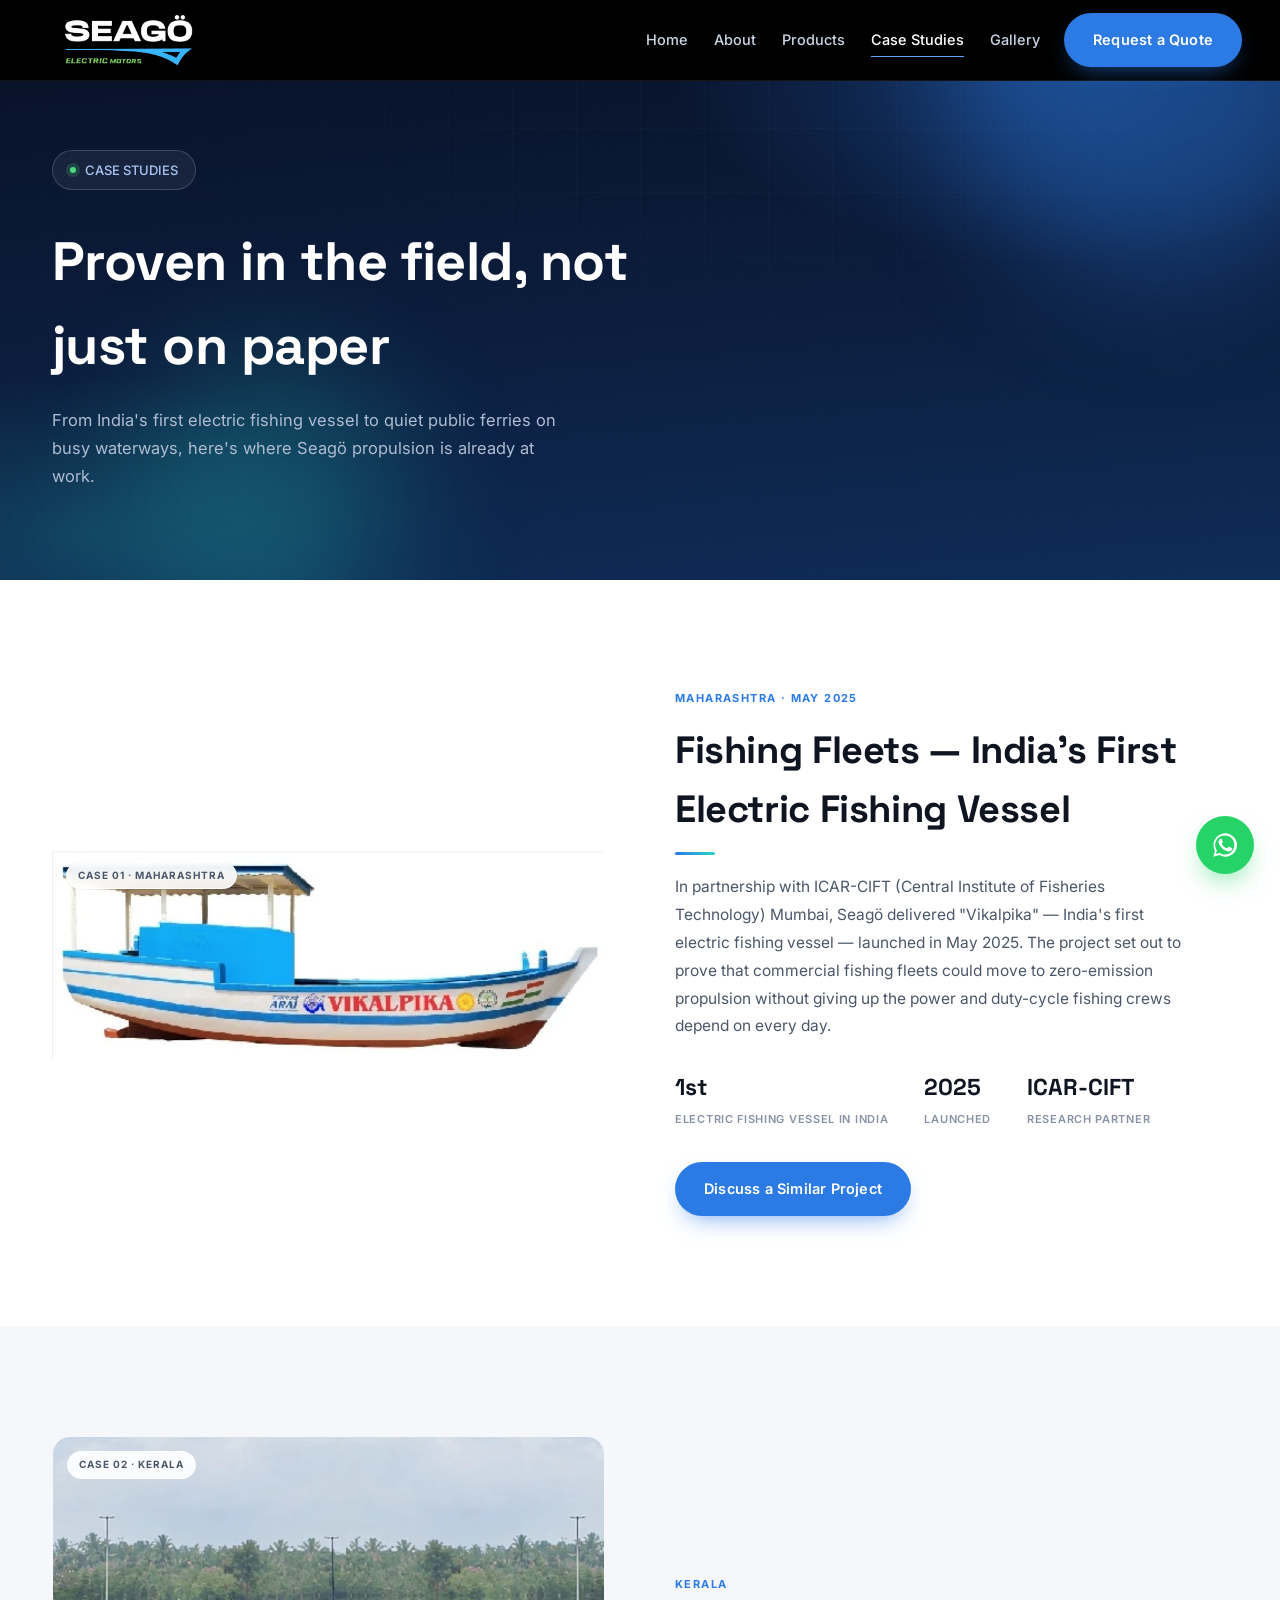
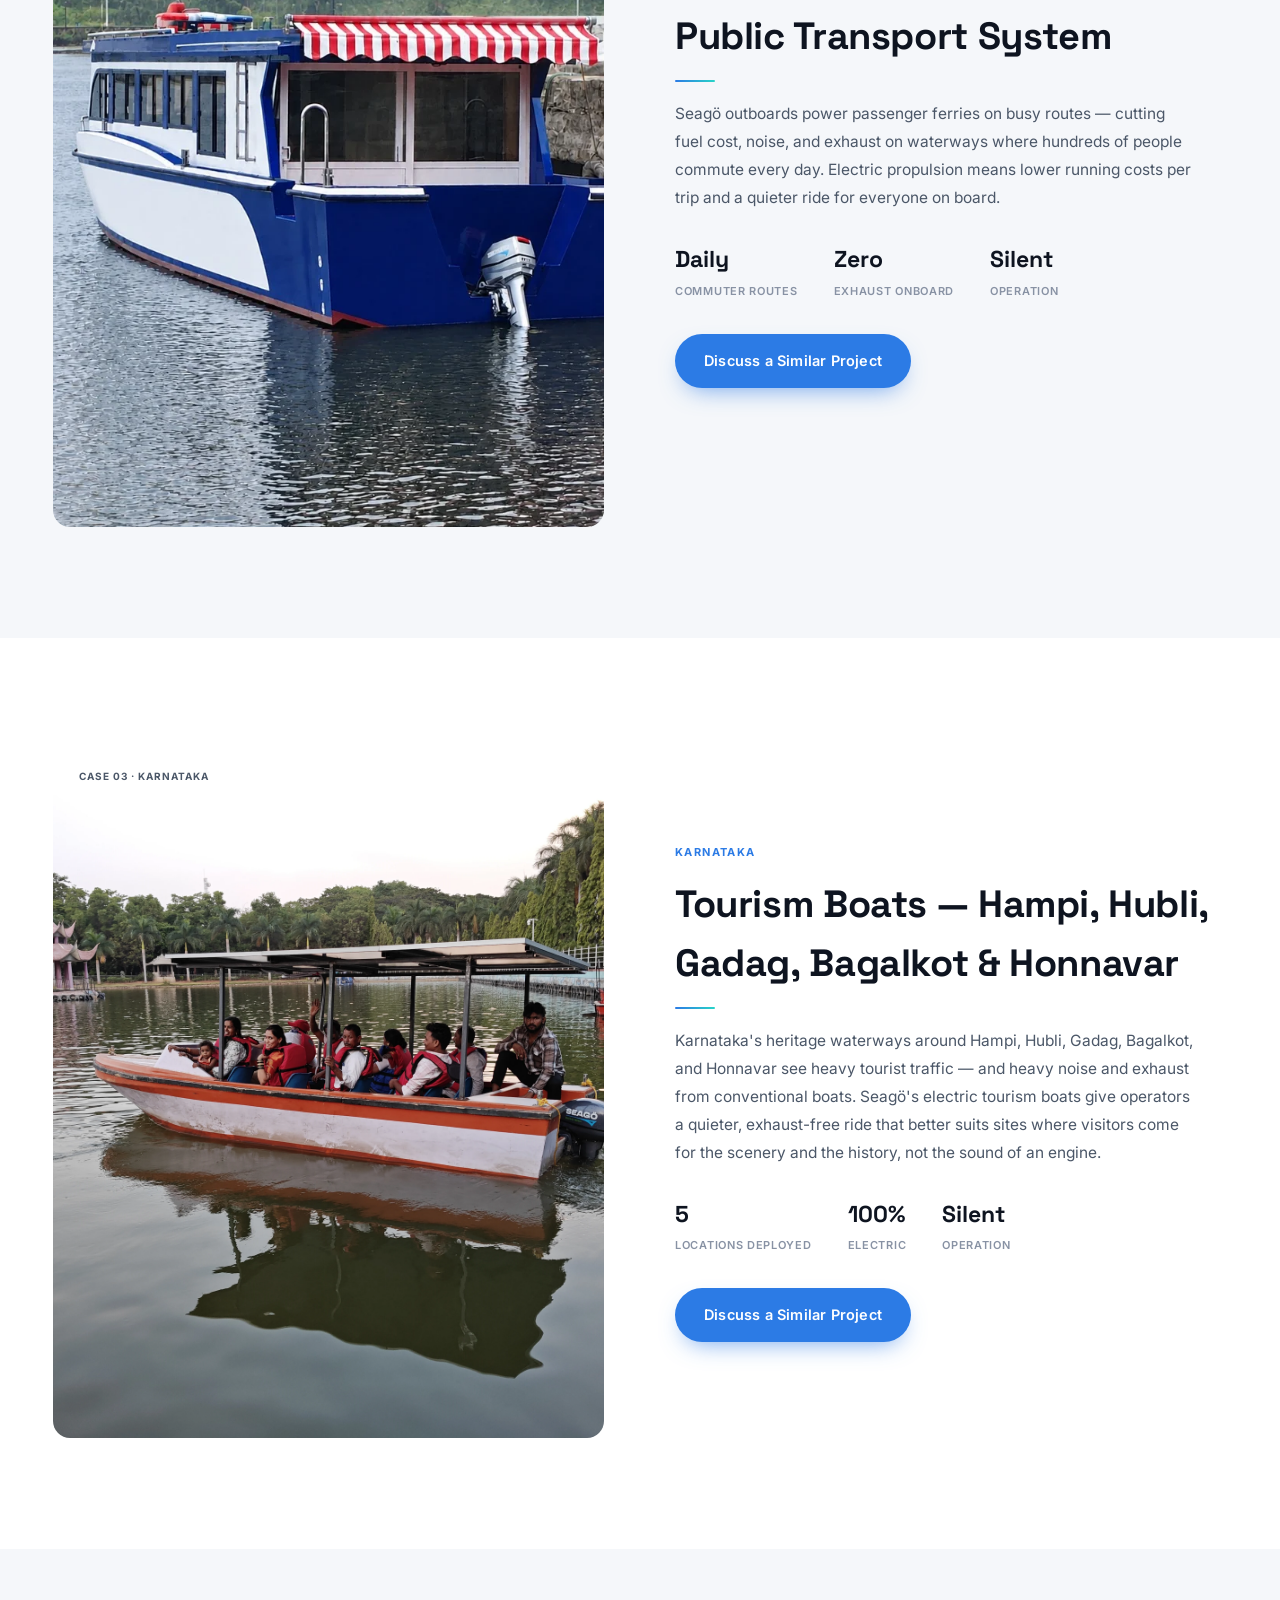
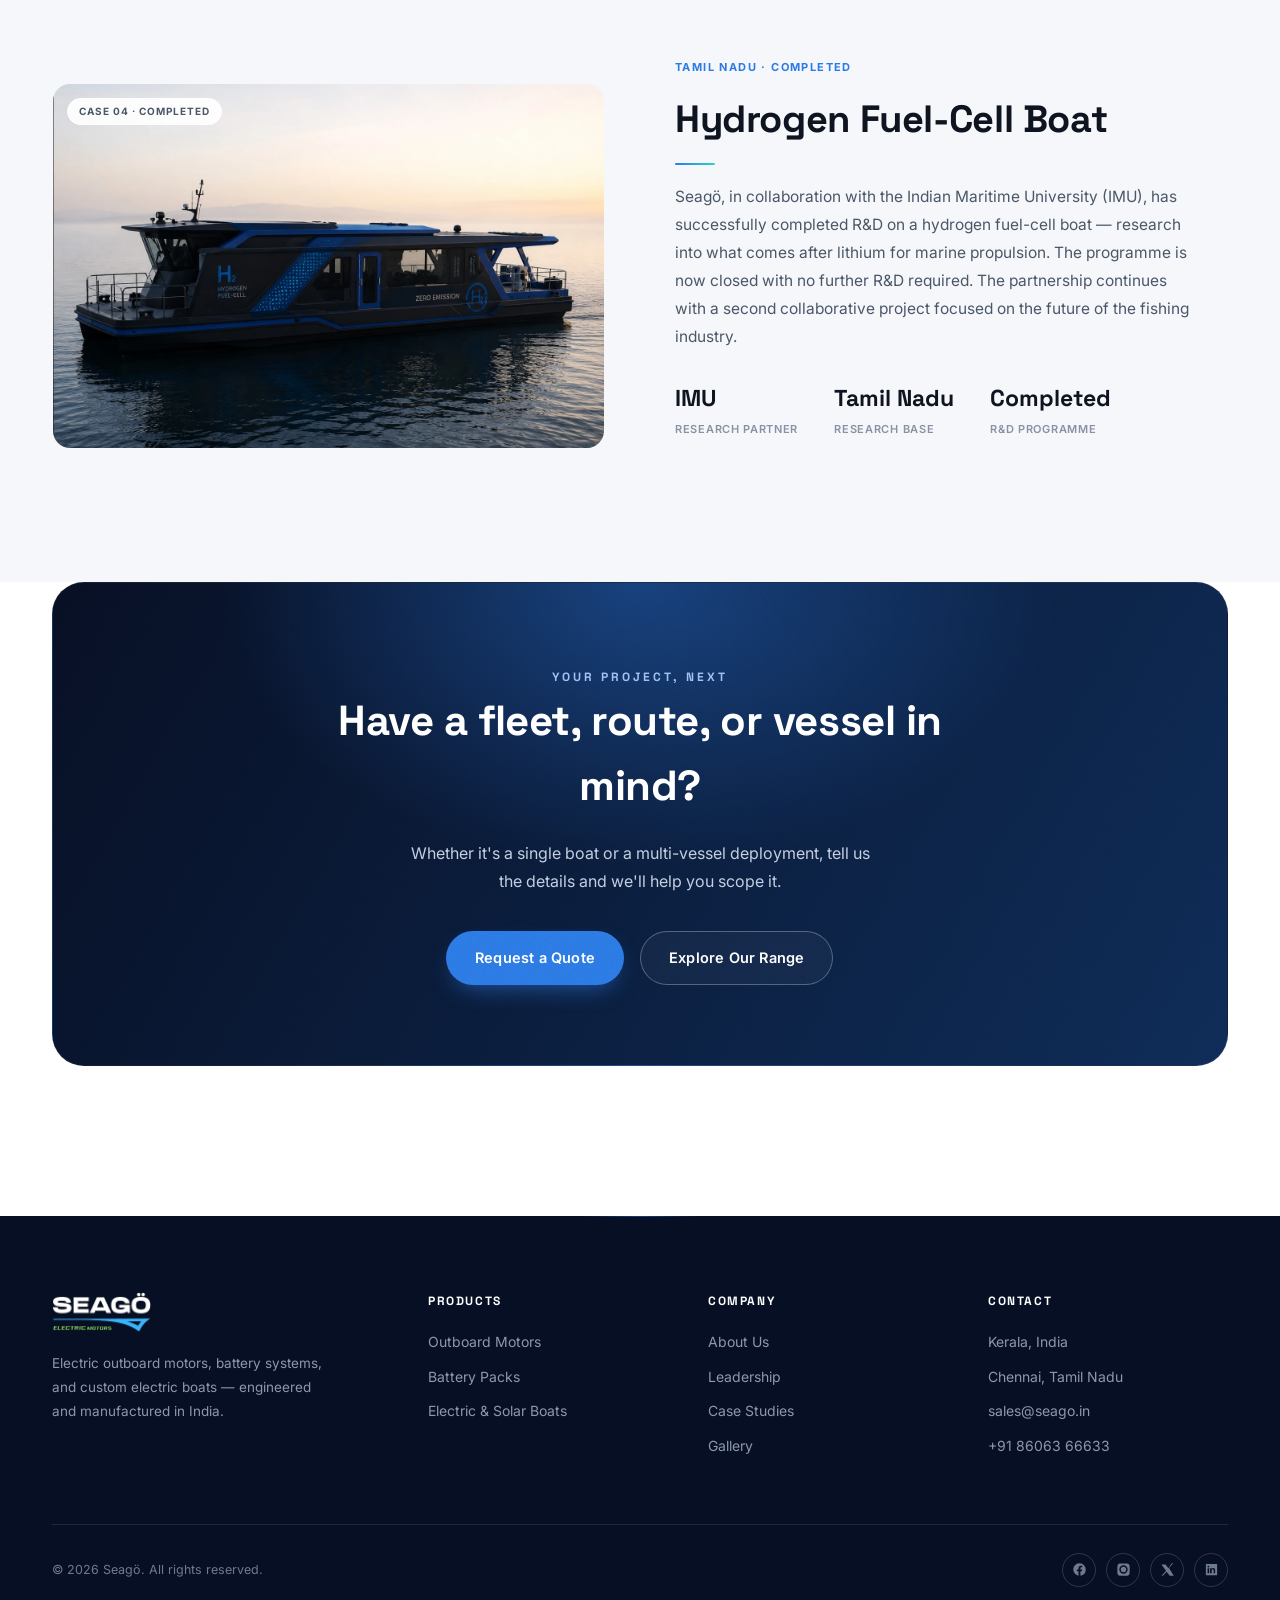
<file: case-studies.html>
<!DOCTYPE html>
<html lang="en">
<head>
<title>Seagö — Case Studies</title>

<script>document.documentElement.classList.add('js-ready');</script>
<meta charset="UTF-8">
<meta name="viewport" content="width=device-width, initial-scale=1.0">
<meta name="description" content="See Seagö's electric marine propulsion at work — India's first electric fishing vessel, tourism boats in Karnataka, public transport ferries, and a completed hydrogen fuel-cell boat research project with IMU.">
<link rel="icon" type="image/png" href="assets/favicon.png">
<link rel="apple-touch-icon" href="assets/favicon.png">
<link rel="preconnect" href="https://fonts.googleapis.com">
<link rel="preconnect" href="https://fonts.gstatic.com" crossorigin>
<link href="https://fonts.googleapis.com/css2?family=Space+Grotesk:wght@500;600;700&family=Inter:wght@400;500;600;700;800&display=swap" rel="stylesheet">
<link rel="stylesheet" href="css/style.css">
<script src="js/main.js" defer></script>
</head>
<body>

<div class="progress" id="progressBar"></div>

<!-- ================= NAV ================= -->
<header class="nav">
  <div class="wrap nav-row">
    <a class="nav-logo" href="index.html#top"><img src="assets/seago-logo.png" alt="Seagö"></a>
    <nav class="nav-links">
      <a href="index.html">Home</a>
      <a href="about.html">About</a>
      <a href="products.html">Products</a>
      <a href="case-studies.html">Case Studies</a>
      <a href="gallery.html">Gallery</a>
    </nav>
    <div class="nav-cta">
      <a class="btn btn-primary magnetic" href="contact.html" data-quote-open>Request a Quote</a>
      <button class="burger" id="burger" aria-label="Menu"><span></span><span></span><span></span></button>
    </div>
  </div>
</header>

<div class="mobile-menu" id="mobileMenu">
  <a href="index.html">Home</a>
  <a href="about.html">About</a>
  <a href="products.html">Products</a>
  <a href="case-studies.html">Case Studies</a>
  <a href="gallery.html">Gallery</a>
  <a class="btn btn-primary" href="contact.html" data-quote-open>Request a Quote</a>
</div>

<!-- ================= PAGE HEADER ================= -->
<section class="hero page-hero">
  <div class="grid-overlay"></div>
  <div class="blob blob-1" data-depth="14"></div>
  <div class="blob blob-2" data-depth="-10"></div>
  <div class="cursor-glow"></div>

  <div class="wrap">
    <div class="hero-badge reveal"><span class="dot"></span> CASE STUDIES</div>
    <h1 class="page-title reveal">Proven in the field, not just on paper</h1>
    <p class="page-sub reveal">From India's first electric fishing vessel to quiet public ferries on busy waterways, here's where Seagö propulsion is already at work.</p>
  </div>
</section>

<!-- ================= CASE 01: VIKALPIKA ================= -->
<section class="section product-block" id="vikalpika">
  <div class="wrap product-row">
    <div class="product-media reveal">
      <div class="ph photo-frame case-gallery fit-photo">
        <img class="is-active" src="assets/photos/vikalpika.webp" alt="Vikalpika — India's first electric fishing vessel">
        <span class="ph__chip">Case 01 · Maharashtra</span>
      </div>
    </div>
    <div class="product-copy reveal">
      <span class="case-tag">Maharashtra · May 2025</span>
      <h2>Fishing Fleets — India's First Electric Fishing Vessel</h2>
      <p>In partnership with ICAR-CIFT (Central Institute of Fisheries Technology) Mumbai, Seagö delivered "Vikalpika" — India's first electric fishing vessel — launched in May 2025. The project set out to prove that commercial fishing fleets could move to zero-emission propulsion without giving up the power and duty-cycle fishing crews depend on every day.</p>
      <div class="mini-stats">
        <div class="mini-stat"><b>1st</b><span>Electric Fishing Vessel in India</span></div>
        <div class="mini-stat"><b>2025</b><span>Launched</span></div>
        <div class="mini-stat"><b>ICAR-CIFT</b><span>Research Partner</span></div>
      </div>
      <a class="btn btn-primary magnetic" href="contact.html">Discuss a Similar Project</a>
    </div>
  </div>
</section>

<!-- ================= CASE 02: PUBLIC TRANSPORT ================= -->
<section class="section product-block soft reverse" id="public-transport">
  <div class="wrap product-row">
    <div class="product-copy reveal">
      <span class="case-tag">Kerala</span>
      <h2>Public Transport System</h2>
      <p>Seagö outboards power passenger ferries on busy routes — cutting fuel cost, noise, and exhaust on waterways where hundreds of people commute every day. Electric propulsion means lower running costs per trip and a quieter ride for everyone on board.</p>
      <div class="mini-stats">
        <div class="mini-stat"><b>Daily</b><span>Commuter Routes</span></div>
        <div class="mini-stat"><b>Zero</b><span>Exhaust Onboard</span></div>
        <div class="mini-stat"><b>Silent</b><span>Operation</span></div>
      </div>
      <a class="btn btn-primary magnetic" href="contact.html">Discuss a Similar Project</a>
    </div>
    <div class="product-media reveal">
      <div class="ph photo-frame case-gallery">
        <img class="is-active" src="assets/photos/Publictransport.webp" alt="Seagö electric outboard powering a public transport ferry">
        <span class="ph__chip">Case 02 · Kerala</span>
      </div>
    </div>
  </div>
</section>

<!-- ================= CASE 03: KARNATAKA TOURISM BOATS ================= -->
<section class="section product-block" id="tourism">
  <div class="wrap product-row">
    <div class="product-media reveal">
      <div class="ph photo-frame case-gallery">
        <img class="is-active" src="assets/photos/seago-tourism-boat.webp" alt="Seagö electric tourism boat in service">
        <img src="assets/photos/case-tourism-boat.webp" alt="Seagö passenger boat on a river">
        <img src="assets/photos/seago-electric-boat.webp" alt="Seagö electric boat on the water">
        <span class="ph__chip">Case 03 · Karnataka</span>
      </div>
    </div>
    <div class="product-copy reveal">
      <span class="case-tag">Karnataka</span>
      <h2>Tourism Boats — Hampi, Hubli, Gadag, Bagalkot &amp; Honnavar</h2>
      <p>Karnataka's heritage waterways around Hampi, Hubli, Gadag, Bagalkot, and Honnavar see heavy tourist traffic — and heavy noise and exhaust from conventional boats. Seagö's electric tourism boats give operators a quieter, exhaust-free ride that better suits sites where visitors come for the scenery and the history, not the sound of an engine.</p>
      <div class="mini-stats">
        <div class="mini-stat"><b>5</b><span>Locations Deployed</span></div>
        <div class="mini-stat"><b>100%</b><span>Electric</span></div>
        <div class="mini-stat"><b>Silent</b><span>Operation</span></div>
      </div>
      <a class="btn btn-primary magnetic" href="contact.html">Discuss a Similar Project</a>
    </div>
  </div>
</section>

<!-- ================= CASE 04: HYDROGEN FUEL-CELL (COMPLETED) ================= -->
<section class="section product-block soft reverse" id="hydrogen">
  <div class="wrap product-row">
    <div class="product-copy reveal">
      <span class="case-tag">Tamil Nadu · Completed</span>
      <h2>Hydrogen Fuel-Cell Boat</h2>
      <p>Seagö, in collaboration with the Indian Maritime University (IMU), has successfully completed R&amp;D on a hydrogen fuel-cell boat — research into what comes after lithium for marine propulsion. The programme is now closed with no further R&amp;D required. The partnership continues with a second collaborative project focused on the future of the fishing industry.</p>
      <div class="mini-stats">
        <div class="mini-stat"><b>IMU</b><span>Research Partner</span></div>
        <div class="mini-stat"><b>Tamil Nadu</b><span>Research Base</span></div>
        <div class="mini-stat"><b>Completed</b><span>R&amp;D Programme</span></div>
      </div>
    </div>
    <div class="product-media reveal">
      <div class="ph photo-frame">
        <img class="hydrogen-image" src="assets/photos/hydrogenboat.webp" alt="Seagö hydrogen fuel-cell boat research project with IMU">
        <span class="ph__chip">Case 04 · Completed</span>
      </div>
    </div>
  </div>
</section>

<!-- ================= CTA ================= -->
<section class="section section-cta">
  <div class="wrap">
    <div class="cta reveal">
      <div class="cta-inner">
        <span class="eyebrow eyebrow-light">Your Project, Next</span>
        <h2 class="cta-title">Have a fleet, route, or vessel in mind?</h2>
        <p class="cta-text">Whether it's a single boat or a multi-vessel deployment, tell us the details and we'll help you scope it.</p>
        <div class="cta-actions">
          <a class="btn btn-primary magnetic" href="contact.html" data-quote-open>Request a Quote</a>
          <a class="btn btn-ghost magnetic" href="products.html">Explore Our Range</a>
        </div>
      </div>
    </div>
  </div>
</section>

<!-- ================= FOOTER ================= -->
<footer>
  <div class="wrap">
    <div class="footer-grid">
      <div>
        <div class="footer-logo"><img src="assets/seago-logo.png" alt="Seagö"></div>
        <p>Electric outboard motors, battery systems, and custom electric boats — engineered and manufactured in India.</p>
      </div>
      <div class="footer-col">
        <h5>Products</h5>
        <a href="products.html">Outboard Motors</a>
        <a href="products.html">Battery Packs</a>
        <a href="products.html">Electric &amp; Solar Boats</a>
      </div>
      <div class="footer-col">
        <h5>Company</h5>
        <a href="about.html">About Us</a>
        <a href="about.html#founder">Leadership</a>
        <a href="case-studies.html">Case Studies</a>
        <a href="gallery.html">Gallery</a>
      </div>
      <div class="footer-col">
        <h5>Contact</h5>
        <a href="contact.html">Kerala, India</a>
        <a href="contact.html">Chennai, Tamil Nadu</a>
        <a href="mailto:sales@seago.in">sales@seago.in</a>
        <a href="tel:+918606366633">+91 86063 66633</a>
      </div>
    </div>
    <div class="footer-bottom">
      <span>© 2026 Seagö. All rights reserved.</span>
      <!-- TODO: add the LinkedIn profile URL once that account exists -->
      <div class="footer-social">
        <a href="https://www.facebook.com/profile.php?id=61595336871370" target="_blank" rel="noopener" data-social="facebook" aria-label="Facebook"><svg viewBox="0 0 24 24" fill="currentColor"><path d="M22 12a10 10 0 1 0-11.6 9.9v-7H7.9V12h2.5V9.8c0-2.5 1.5-3.9 3.8-3.9 1.1 0 2.2.2 2.2.2v2.4h-1.3c-1.2 0-1.6.8-1.6 1.6V12h2.8l-.4 2.9h-2.4v7A10 10 0 0 0 22 12z"/></svg></a>
        <a href="https://www.instagram.com/seagowaters/" target="_blank" rel="noopener" data-social="instagram" aria-label="Instagram"><svg viewBox="0 0 24 24" fill="currentColor"><path d="M12 2.2c3.2 0 3.6 0 4.9.1 1.2.1 1.8.2 2.2.4.6.2 1 .5 1.4.9.4.4.7.8.9 1.4.2.4.4 1 .4 2.2.1 1.3.1 1.7.1 4.9s0 3.6-.1 4.9c-.1 1.2-.2 1.8-.4 2.2-.2.6-.5 1-.9 1.4-.4.4-.8.7-1.4.9-.4.2-1 .4-2.2.4-1.3.1-1.7.1-4.9.1s-3.6 0-4.9-.1c-1.2-.1-1.8-.2-2.2-.4-.6-.2-1-.5-1.4-.9-.4-.4-.7-.8-.9-1.4-.2-.4-.4-1-.4-2.2C2.2 15.6 2.2 15.2 2.2 12s0-3.6.1-4.9c.1-1.2.2-1.8.4-2.2.2-.6.5-1 .9-1.4.4-.4.8-.7 1.4-.9.4-.2 1-.4 2.2-.4C8.4 2.2 8.8 2.2 12 2.2zm0 3.1A6.7 6.7 0 1 0 18.7 12 6.7 6.7 0 0 0 12 5.3zm0 11A4.3 4.3 0 1 1 16.3 12 4.3 4.3 0 0 1 12 16.3zm6.9-11.3a1.6 1.6 0 1 1-1.6-1.6 1.6 1.6 0 0 1 1.6 1.6z"/></svg></a>
        <a href="https://x.com/Seagowaters" target="_blank" rel="noopener" data-social="twitter" aria-label="X (Twitter)"><svg viewBox="0 0 24 24" fill="currentColor"><path d="M18.9 2H21l-6.6 7.5L22 22h-6.5l-5-6.6L4.7 22H2.6l7-8-7.3-9.9h6.6l4.5 6z"/></svg></a>
        <a href="#" data-social="linkedin" aria-label="LinkedIn"><svg viewBox="0 0 24 24" fill="currentColor"><path d="M20.4 3H3.6A.6.6 0 0 0 3 3.6v16.8a.6.6 0 0 0 .6.6h16.8a.6.6 0 0 0 .6-.6V3.6a.6.6 0 0 0-.6-.6zM8.3 18.1H5.7V9.9h2.6v8.2zM7 8.8a1.5 1.5 0 1 1 0-3 1.5 1.5 0 0 1 0 3zm11.1 9.3h-2.6v-4.3c0-1 0-2.4-1.5-2.4s-1.7 1.1-1.7 2.3v4.4H9.7V9.9h2.5v1.1a2.7 2.7 0 0 1 2.5-1.4c2.6 0 3.1 1.7 3.1 4v4.5z"/></svg></a>
      </div>
    </div>
  </div>
</footer>

<!-- ================= WHATSAPP FLOAT ================= -->
<a class="wa-float" href="https://wa.me/918606366633?text=Hi%20Seag%C3%B6%2C%20I%27d%20like%20to%20know%20more%20about%20your%20electric%20marine%20products." target="_blank" rel="noopener" aria-label="Chat on WhatsApp">
  <span class="wa-tip">Chat with us</span>
  <svg viewBox="0 0 24 24"><path d="M17.5 14.4c-.3-.1-1.7-.9-2-1-.3-.1-.5-.1-.6.1-.2.3-.7 1-.9 1.2-.2.2-.3.2-.6.1-.3-.1-1.3-.5-2.4-1.5-.9-.8-1.5-1.8-1.7-2.1-.2-.3 0-.5.1-.6.1-.1.3-.3.4-.5.1-.1.2-.3.3-.4.1-.2 0-.4 0-.5 0-.1-.6-1.5-.8-2-.2-.5-.4-.5-.6-.5h-.5c-.2 0-.5.1-.7.3-.3.3-1 1-1 2.4s1 2.8 1.1 3c.1.2 2 3.1 4.9 4.3.7.3 1.2.5 1.7.6.7.2 1.3.2 1.8.1.5-.1 1.7-.7 2-1.4.2-.6.2-1.2.2-1.3-.1-.1-.3-.2-.6-.3z"/><path d="M12 2a10 10 0 0 0-8.6 15L2 22l5.2-1.4A10 10 0 1 0 12 2zm0 18.2c-1.6 0-3.1-.4-4.4-1.2l-.3-.2-3.1.8.8-3-.2-.3A8.2 8.2 0 1 1 12 20.2z"/></svg>
</a>


<!-- ================= QUOTE MODAL ================= -->
<div class="quote-modal" id="quoteModal" aria-hidden="true" role="dialog" aria-modal="true" aria-labelledby="quoteModalTitle">
  <div class="quote-modal__backdrop" data-close-quote></div>
  <div class="quote-modal__box">
    <div class="quote-modal__head">
      <div class="quote-modal__intro">
        <span class="eyebrow" style="color:var(--blue)">REQUEST A QUOTE</span>
        <h3 id="quoteModalTitle">Tell us about your boat</h3>
        <p>Share your vessel size, use case, and timeline — our team will get back to you with pricing, specs, and lead time within one business day.</p>
      </div>
      <button class="quote-modal__close" type="button" data-close-quote aria-label="Close quote form">&times;</button>
    </div>
    <div class="quote-modal__body">
      <form id="quoteModalForm" class="quote-form">
        <input type="hidden" name="access_key" value="12fe7002-524c-4c4c-a9c9-cd31891d7432">
        <input type="hidden" name="subject" value="New Quote Request — Seagö Website">
        <input type="hidden" name="from_name" value="Seagö Website">
        <input type="checkbox" name="botcheck" class="hidden-field" tabindex="-1" autocomplete="off">

        <div class="field-row">
          <div class="field">
            <label for="qm-name">Full Name *</label>
            <input id="qm-name" type="text" name="name" required>
          </div>
          <div class="field">
            <label for="qm-company">Company Name</label>
            <input id="qm-company" type="text" name="company">
          </div>
        </div>

        <div class="field-row">
          <div class="field">
            <label for="qm-email">Email *</label>
            <input id="qm-email" type="email" name="email" required>
          </div>
          <div class="field">
            <label for="qm-phone">Phone</label>
            <input id="qm-phone" type="tel" name="phone">
          </div>
        </div>

        <div class="field">
          <label for="qm-interest">Product Interest</label>
          <select id="qm-interest" name="product_interest">
            <option value="">Select an option</option>
            <option>Outboard Motor</option>
            <option>Battery Pack</option>
            <option>Electric / Solar Boat</option>
            <option>Service &amp; Spares Support</option>
            <option>Other</option>
          </select>
        </div>

        <div class="field">
          <label for="qm-message">Your Requirements *</label>
          <textarea id="qm-message" name="message" rows="4" required placeholder="Tell us about your boat size, use case, and timeline..."></textarea>
        </div>

        <button type="submit" class="btn btn-primary form-submit">
          <span class="btn-label">Send Request</span>
        </button>
        <div class="form-msg" id="qmFormMsg" role="status" aria-live="polite"></div>
      </form>
    </div>
  </div>
</div>

</body>
</html>
</file>
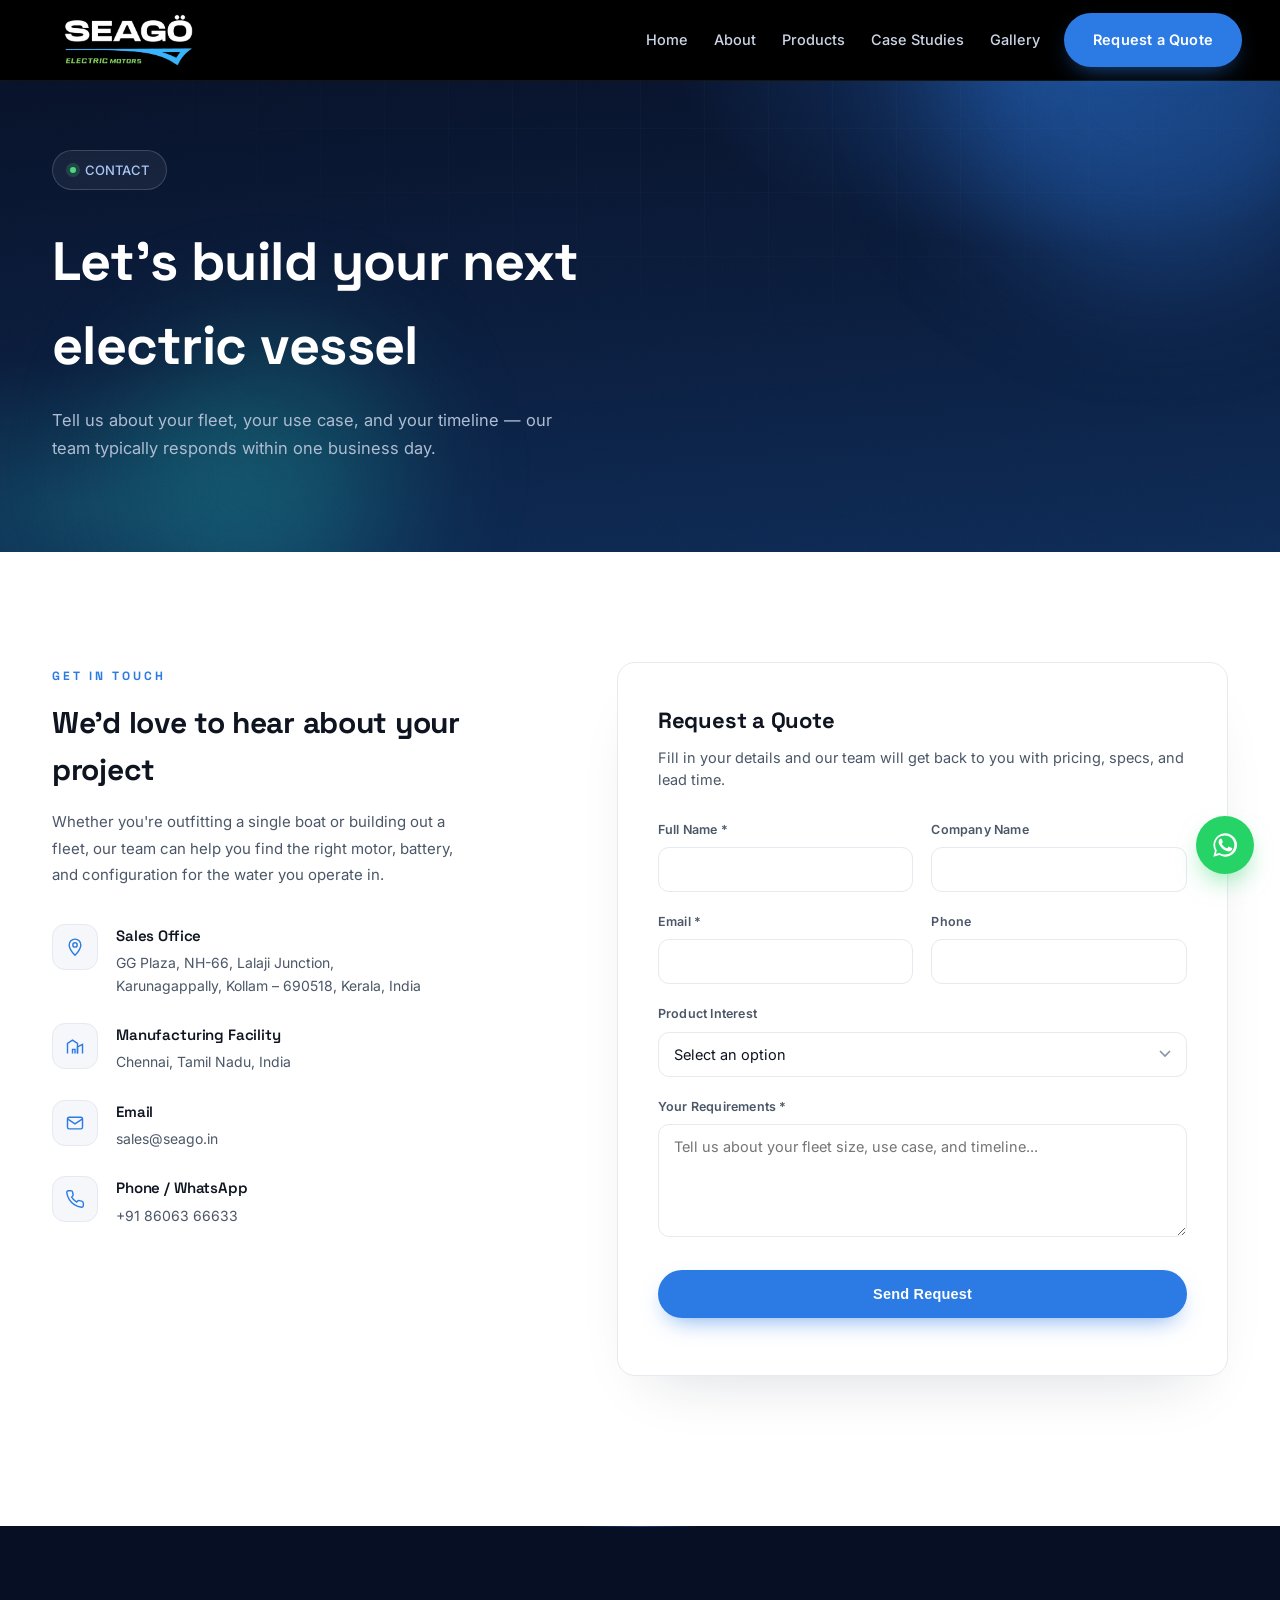
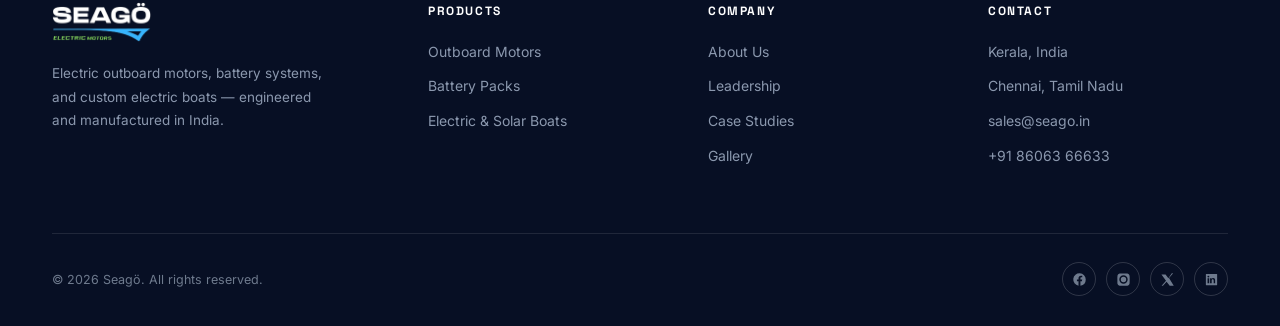
<file: contact.html>
<!DOCTYPE html>
<html lang="en">
<head>
<title>Seagö — Contact &amp; Request a Quote</title>

<script>document.documentElement.classList.add('js-ready');</script>
<meta charset="UTF-8">
<meta name="viewport" content="width=device-width, initial-scale=1.0">
<meta name="description" content="Get in touch with Seagö for electric outboard motors, battery packs, and custom electric boats. Request a quote today.">
<link rel="icon" type="image/png" href="assets/favicon.png">
<link rel="apple-touch-icon" href="assets/favicon.png">
<link rel="preconnect" href="https://fonts.googleapis.com">
<link rel="preconnect" href="https://fonts.gstatic.com" crossorigin>
<link href="https://fonts.googleapis.com/css2?family=Space+Grotesk:wght@500;600;700&family=Inter:wght@400;500;600;700;800&display=swap" rel="stylesheet">
<link rel="stylesheet" href="css/style.css">
<script src="js/main.js" defer></script>
</head>
<body>

<div class="progress" id="progressBar"></div>

<!-- ================= NAV ================= -->
<header class="nav">
  <div class="wrap nav-row">
    <a class="nav-logo" href="index.html#top"><img src="assets/seago-logo.png" alt="Seagö"></a>
    <nav class="nav-links">
      <a href="index.html">Home</a>
      <a href="about.html">About</a>
      <a href="products.html">Products</a>
      <a href="case-studies.html">Case Studies</a>
      <a href="gallery.html">Gallery</a>
    </nav>
    <div class="nav-cta">
      <a class="btn btn-primary magnetic" href="contact.html" data-quote-open>Request a Quote</a>
      <button class="burger" id="burger" aria-label="Menu"><span></span><span></span><span></span></button>
    </div>
  </div>
</header>

<div class="mobile-menu" id="mobileMenu">
  <a href="index.html">Home</a>
  <a href="about.html">About</a>
  <a href="products.html">Products</a>
  <a href="case-studies.html">Case Studies</a>
  <a href="gallery.html">Gallery</a>
  <a class="btn btn-primary" href="contact.html" data-quote-open>Request a Quote</a>
</div>

<!-- ================= PAGE HEADER ================= -->
<section class="hero page-hero">
  <div class="grid-overlay"></div>
  <div class="blob blob-1" data-depth="14"></div>
  <div class="blob blob-2" data-depth="-10"></div>
  <div class="cursor-glow"></div>

  <div class="wrap">
    <div class="hero-badge reveal"><span class="dot"></span> CONTACT</div>
    <h1 class="page-title reveal">Let's build your next electric vessel</h1>
    <p class="page-sub reveal">Tell us about your fleet, your use case, and your timeline — our team typically responds within one business day.</p>
  </div>
</section>

<!-- ================= CONTACT ================= -->
<section class="section contact-section">
  <div class="wrap">
    <div class="contact-grid">

      <div class="contact-info reveal">
        <span class="eyebrow" style="color:var(--blue)">GET IN TOUCH</span>
        <h2>We'd love to hear about your project</h2>
        <p>Whether you're outfitting a single boat or building out a fleet, our team can help you find the right motor, battery, and configuration for the water you operate in.</p>

        <div class="info-list" data-stagger>
          <div class="info-row reveal">
            <div class="ic">
              <svg viewBox="0 0 24 24" fill="none" stroke="currentColor" stroke-width="1.7"><path d="M12 22s7-7.4 7-12.5A7 7 0 0 0 5 9.5C5 14.6 12 22 12 22z"/><circle cx="12" cy="9.5" r="2.6"/></svg>
            </div>
            <div>
              <h4>Sales Office</h4>
              <p>GG Plaza, NH-66, Lalaji Junction,<br>Karunagappally, Kollam – 690518, Kerala, India</p>
            </div>
          </div>

          <div class="info-row reveal">
            <div class="ic">
              <svg viewBox="0 0 24 24" fill="none" stroke="currentColor" stroke-width="1.7"><path d="M3 21V9l6-4 6 4v12"/><path d="M15 21V13l6-3v11"/><path d="M9 21v-5h3v5"/></svg>
            </div>
            <div>
              <h4>Manufacturing Facility</h4>
              <p>Chennai, Tamil Nadu, India</p>
            </div>
          </div>

          <div class="info-row reveal">
            <div class="ic">
              <svg viewBox="0 0 24 24" fill="none" stroke="currentColor" stroke-width="1.7"><rect x="3" y="5" width="18" height="14" rx="2"/><path d="M3 7l9 6 9-6"/></svg>
            </div>
            <div>
              <h4>Email</h4>
              <p><a href="mailto:sales@seago.in">sales@seago.in</a></p>
            </div>
          </div>

          <div class="info-row reveal">
            <div class="ic">
              <svg viewBox="0 0 24 24" fill="none" stroke="currentColor" stroke-width="1.7"><path d="M22 16.9v3a2 2 0 0 1-2.2 2 19.8 19.8 0 0 1-8.6-3.1 19.5 19.5 0 0 1-6-6 19.8 19.8 0 0 1-3.1-8.7A2 2 0 0 1 4.1 2h3a2 2 0 0 1 2 1.7c.1.9.3 1.8.6 2.7a2 2 0 0 1-.5 2.1L8 9.7a16 16 0 0 0 6 6l1.2-1.2a2 2 0 0 1 2.1-.5c.9.3 1.8.5 2.7.6a2 2 0 0 1 1.7 2z"/></svg>
            </div>
            <div>
              <h4>Phone / WhatsApp</h4>
              <p><a href="tel:+918606366633">+91 86063 66633</a></p>
            </div>
          </div>
        </div>
      </div>

      <div class="form-card reveal">
        <h3>Request a Quote</h3>
        <p>Fill in your details and our team will get back to you with pricing, specs, and lead time.</p>

        <form id="quoteForm" class="quote-form">
          <input type="hidden" name="access_key" value="12fe7002-524c-4c4c-a9c9-cd31891d7432">
          <input type="hidden" name="subject" value="New Quote Request — Seagö Website">
          <input type="hidden" name="from_name" value="Seagö Website">
          <input type="checkbox" name="botcheck" class="hidden-field" tabindex="-1" autocomplete="off">

          <div class="field-row">
            <div class="field">
              <label for="qf-name">Full Name *</label>
              <input id="qf-name" type="text" name="name" required>
            </div>
            <div class="field">
              <label for="qf-company">Company Name</label>
              <input id="qf-company" type="text" name="company">
            </div>
          </div>

          <div class="field-row">
            <div class="field">
              <label for="qf-email">Email *</label>
              <input id="qf-email" type="email" name="email" required>
            </div>
            <div class="field">
              <label for="qf-phone">Phone</label>
              <input id="qf-phone" type="tel" name="phone">
            </div>
          </div>

          <div class="field">
            <label for="qf-interest">Product Interest</label>
            <select id="qf-interest" name="product_interest">
              <option value="">Select an option</option>
              <option>Outboard Motor</option>
              <option>Battery Pack</option>
              <option>Electric / Solar Boat</option>
              <option>Service &amp; Spares Support</option>
              <option>Other</option>
            </select>
          </div>

          <div class="field">
            <label for="qf-message">Your Requirements *</label>
            <textarea id="qf-message" name="message" rows="5" required placeholder="Tell us about your fleet size, use case, and timeline..."></textarea>
          </div>

          <button type="submit" class="btn btn-primary magnetic form-submit">
            <span class="btn-label">Send Request</span>
          </button>
          <div class="form-msg" id="formMsg" role="status" aria-live="polite"></div>
        </form>
      </div>

    </div>
  </div>
</section>

<!-- ================= FOOTER ================= -->
<footer>
  <div class="wrap">
    <div class="footer-grid">
      <div>
        <div class="footer-logo"><img src="assets/seago-logo.png" alt="Seagö"></div>
        <p>Electric outboard motors, battery systems, and custom electric boats — engineered and manufactured in India.</p>
      </div>
      <div class="footer-col">
        <h5>Products</h5>
        <a href="products.html">Outboard Motors</a>
        <a href="products.html">Battery Packs</a>
        <a href="products.html">Electric &amp; Solar Boats</a>
      </div>
      <div class="footer-col">
        <h5>Company</h5>
        <a href="about.html">About Us</a>
        <a href="about.html#founder">Leadership</a>
        <a href="case-studies.html">Case Studies</a>
        <a href="gallery.html">Gallery</a>
      </div>
      <div class="footer-col">
        <h5>Contact</h5>
        <a href="contact.html">Kerala, India</a>
        <a href="contact.html">Chennai, Tamil Nadu</a>
        <a href="mailto:sales@seago.in">sales@seago.in</a>
        <a href="tel:+918606366633">+91 86063 66633</a>
      </div>
    </div>
    <div class="footer-bottom">
      <span>© 2026 Seagö. All rights reserved.</span>
      <!-- TODO: add the LinkedIn profile URL once that account exists -->
      <div class="footer-social">
        <a href="https://www.facebook.com/profile.php?id=61595336871370" target="_blank" rel="noopener" data-social="facebook" aria-label="Facebook"><svg viewBox="0 0 24 24" fill="currentColor"><path d="M22 12a10 10 0 1 0-11.6 9.9v-7H7.9V12h2.5V9.8c0-2.5 1.5-3.9 3.8-3.9 1.1 0 2.2.2 2.2.2v2.4h-1.3c-1.2 0-1.6.8-1.6 1.6V12h2.8l-.4 2.9h-2.4v7A10 10 0 0 0 22 12z"/></svg></a>
        <a href="https://www.instagram.com/seagowaters/" target="_blank" rel="noopener" data-social="instagram" aria-label="Instagram"><svg viewBox="0 0 24 24" fill="currentColor"><path d="M12 2.2c3.2 0 3.6 0 4.9.1 1.2.1 1.8.2 2.2.4.6.2 1 .5 1.4.9.4.4.7.8.9 1.4.2.4.4 1 .4 2.2.1 1.3.1 1.7.1 4.9s0 3.6-.1 4.9c-.1 1.2-.2 1.8-.4 2.2-.2.6-.5 1-.9 1.4-.4.4-.8.7-1.4.9-.4.2-1 .4-2.2.4-1.3.1-1.7.1-4.9.1s-3.6 0-4.9-.1c-1.2-.1-1.8-.2-2.2-.4-.6-.2-1-.5-1.4-.9-.4-.4-.7-.8-.9-1.4-.2-.4-.4-1-.4-2.2C2.2 15.6 2.2 15.2 2.2 12s0-3.6.1-4.9c.1-1.2.2-1.8.4-2.2.2-.6.5-1 .9-1.4.4-.4.8-.7 1.4-.9.4-.2 1-.4 2.2-.4C8.4 2.2 8.8 2.2 12 2.2zm0 3.1A6.7 6.7 0 1 0 18.7 12 6.7 6.7 0 0 0 12 5.3zm0 11A4.3 4.3 0 1 1 16.3 12 4.3 4.3 0 0 1 12 16.3zm6.9-11.3a1.6 1.6 0 1 1-1.6-1.6 1.6 1.6 0 0 1 1.6 1.6z"/></svg></a>
        <a href="https://x.com/Seagowaters" target="_blank" rel="noopener" data-social="twitter" aria-label="X (Twitter)"><svg viewBox="0 0 24 24" fill="currentColor"><path d="M18.9 2H21l-6.6 7.5L22 22h-6.5l-5-6.6L4.7 22H2.6l7-8-7.3-9.9h6.6l4.5 6z"/></svg></a>
        <a href="#" data-social="linkedin" aria-label="LinkedIn"><svg viewBox="0 0 24 24" fill="currentColor"><path d="M20.4 3H3.6A.6.6 0 0 0 3 3.6v16.8a.6.6 0 0 0 .6.6h16.8a.6.6 0 0 0 .6-.6V3.6a.6.6 0 0 0-.6-.6zM8.3 18.1H5.7V9.9h2.6v8.2zM7 8.8a1.5 1.5 0 1 1 0-3 1.5 1.5 0 0 1 0 3zm11.1 9.3h-2.6v-4.3c0-1 0-2.4-1.5-2.4s-1.7 1.1-1.7 2.3v4.4H9.7V9.9h2.5v1.1a2.7 2.7 0 0 1 2.5-1.4c2.6 0 3.1 1.7 3.1 4v4.5z"/></svg></a>
      </div>
    </div>
  </div>
</footer>

<!-- ================= WHATSAPP FLOAT ================= -->
<a class="wa-float" href="https://wa.me/918606366633?text=Hi%20Seag%C3%B6%2C%20I%27d%20like%20to%20know%20more%20about%20your%20electric%20marine%20products." target="_blank" rel="noopener" aria-label="Chat on WhatsApp">
  <span class="wa-tip">Chat with us</span>
  <svg viewBox="0 0 24 24"><path d="M17.5 14.4c-.3-.1-1.7-.9-2-1-.3-.1-.5-.1-.6.1-.2.3-.7 1-.9 1.2-.2.2-.3.2-.6.1-.3-.1-1.3-.5-2.4-1.5-.9-.8-1.5-1.8-1.7-2.1-.2-.3 0-.5.1-.6.1-.1.3-.3.4-.5.1-.1.2-.3.3-.4.1-.2 0-.4 0-.5 0-.1-.6-1.5-.8-2-.2-.5-.4-.5-.6-.5h-.5c-.2 0-.5.1-.7.3-.3.3-1 1-1 2.4s1 2.8 1.1 3c.1.2 2 3.1 4.9 4.3.7.3 1.2.5 1.7.6.7.2 1.3.2 1.8.1.5-.1 1.7-.7 2-1.4.2-.6.2-1.2.2-1.3-.1-.1-.3-.2-.6-.3z"/><path d="M12 2a10 10 0 0 0-8.6 15L2 22l5.2-1.4A10 10 0 1 0 12 2zm0 18.2c-1.6 0-3.1-.4-4.4-1.2l-.3-.2-3.1.8.8-3-.2-.3A8.2 8.2 0 1 1 12 20.2z"/></svg>
</a>


<!-- ================= QUOTE MODAL ================= -->
<div class="quote-modal" id="quoteModal" aria-hidden="true" role="dialog" aria-modal="true" aria-labelledby="quoteModalTitle">
  <div class="quote-modal__backdrop" data-close-quote></div>
  <div class="quote-modal__box">
    <div class="quote-modal__head">
      <div class="quote-modal__intro">
        <span class="eyebrow" style="color:var(--blue)">REQUEST A QUOTE</span>
        <h3 id="quoteModalTitle">Tell us about your boat</h3>
        <p>Share your vessel size, use case, and timeline — our team will get back to you with pricing, specs, and lead time within one business day.</p>
      </div>
      <button class="quote-modal__close" type="button" data-close-quote aria-label="Close quote form">&times;</button>
    </div>
    <div class="quote-modal__body">
      <form id="quoteModalForm" class="quote-form">
        <input type="hidden" name="access_key" value="12fe7002-524c-4c4c-a9c9-cd31891d7432">
        <input type="hidden" name="subject" value="New Quote Request — Seagö Website">
        <input type="hidden" name="from_name" value="Seagö Website">
        <input type="checkbox" name="botcheck" class="hidden-field" tabindex="-1" autocomplete="off">

        <div class="field-row">
          <div class="field">
            <label for="qm-name">Full Name *</label>
            <input id="qm-name" type="text" name="name" required>
          </div>
          <div class="field">
            <label for="qm-company">Company Name</label>
            <input id="qm-company" type="text" name="company">
          </div>
        </div>

        <div class="field-row">
          <div class="field">
            <label for="qm-email">Email *</label>
            <input id="qm-email" type="email" name="email" required>
          </div>
          <div class="field">
            <label for="qm-phone">Phone</label>
            <input id="qm-phone" type="tel" name="phone">
          </div>
        </div>

        <div class="field">
          <label for="qm-interest">Product Interest</label>
          <select id="qm-interest" name="product_interest">
            <option value="">Select an option</option>
            <option>Outboard Motor</option>
            <option>Battery Pack</option>
            <option>Electric / Solar Boat</option>
            <option>Service &amp; Spares Support</option>
            <option>Other</option>
          </select>
        </div>

        <div class="field">
          <label for="qm-message">Your Requirements *</label>
          <textarea id="qm-message" name="message" rows="4" required placeholder="Tell us about your boat size, use case, and timeline..."></textarea>
        </div>

        <button type="submit" class="btn btn-primary form-submit">
          <span class="btn-label">Send Request</span>
        </button>
        <div class="form-msg" id="qmFormMsg" role="status" aria-live="polite"></div>
      </form>
    </div>
  </div>
</div>

</body>
</html>
</file>
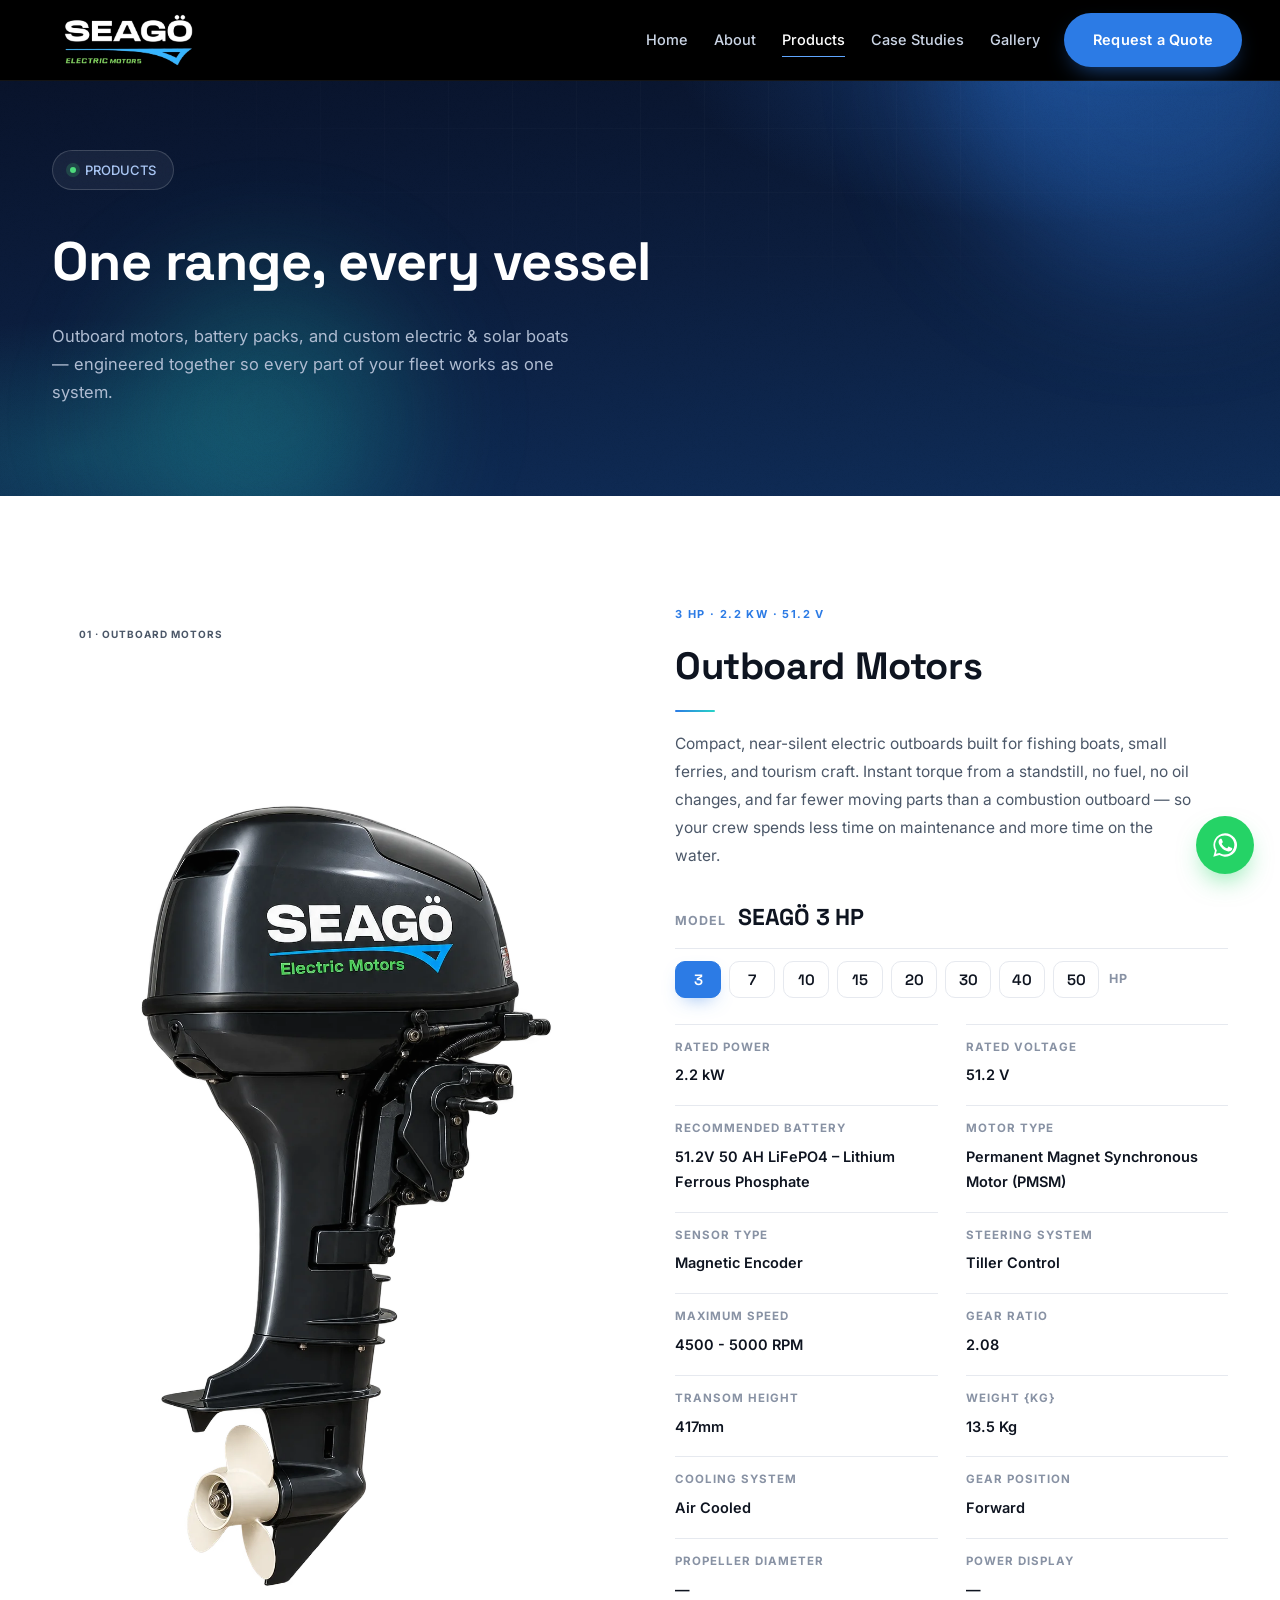
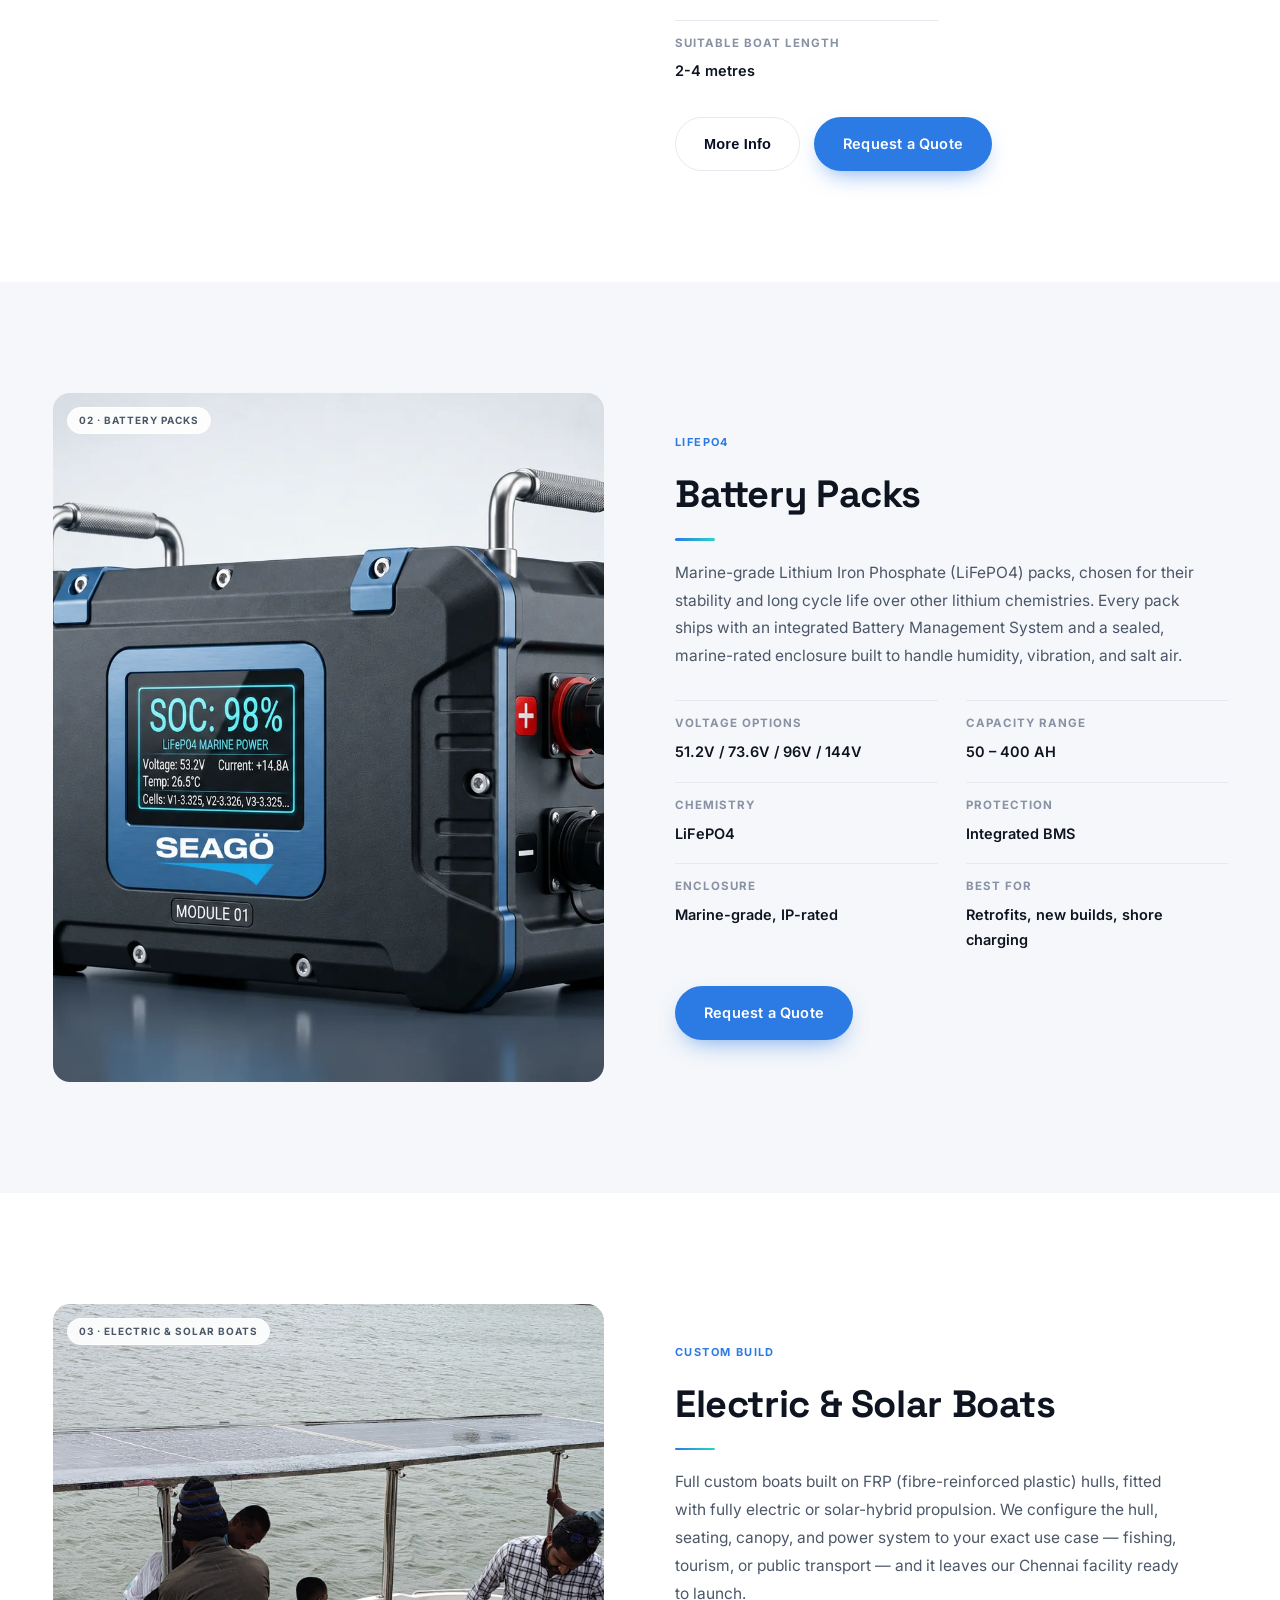
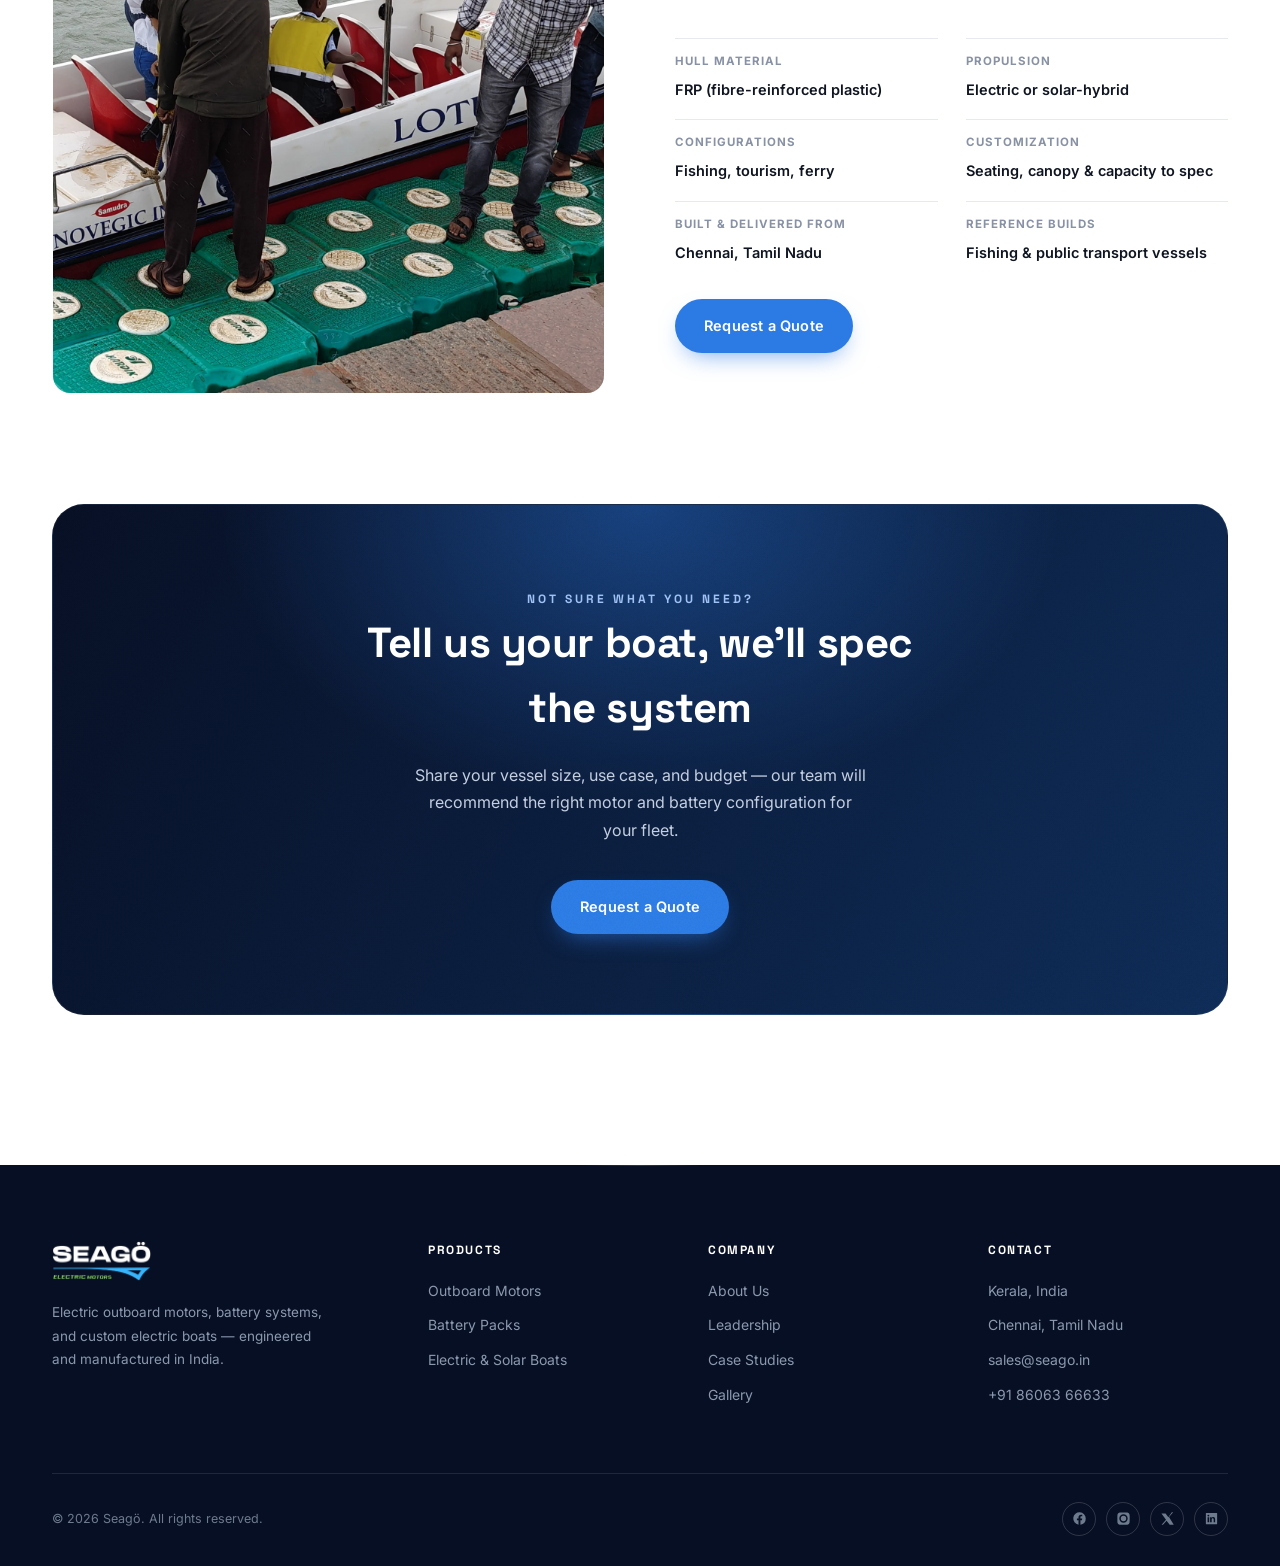
<file: products.html>
<!DOCTYPE html>
<html lang="en">
<head>
<title>Seagö — Electric Outboard Motors, Battery Packs &amp; Boats</title>

<script>document.documentElement.classList.add('js-ready');</script>
<meta charset="UTF-8">
<meta name="viewport" content="width=device-width, initial-scale=1.0">
<meta name="description" content="Explore Seagö's electric outboard motors (3–50 HP), LiFePO4 battery packs, and custom electric &amp; solar boats.">
<link rel="icon" type="image/png" href="assets/favicon.png">
<link rel="apple-touch-icon" href="assets/favicon.png">
<link rel="preconnect" href="https://fonts.googleapis.com">
<link rel="preconnect" href="https://fonts.gstatic.com" crossorigin>
<link href="https://fonts.googleapis.com/css2?family=Space+Grotesk:wght@500;600;700&family=Inter:wght@400;500;600;700;800&display=swap" rel="stylesheet">
<link rel="stylesheet" href="css/style.css">
<script src="js/main.js" defer></script>
</head>
<body>

<div class="progress" id="progressBar"></div>

<!-- ================= NAV ================= -->
<header class="nav">
  <div class="wrap nav-row">
    <a class="nav-logo" href="index.html#top"><img src="assets/seago-logo.png" alt="Seagö"></a>
    <nav class="nav-links">
      <a href="index.html">Home</a>
      <a href="about.html">About</a>
      <a href="products.html">Products</a>
      <a href="case-studies.html">Case Studies</a>
      <a href="gallery.html">Gallery</a>
    </nav>
    <div class="nav-cta">
      <a class="btn btn-primary magnetic" href="contact.html" data-quote-open>Request a Quote</a>
      <button class="burger" id="burger" aria-label="Menu"><span></span><span></span><span></span></button>
    </div>
  </div>
</header>

<div class="mobile-menu" id="mobileMenu">
  <a href="index.html">Home</a>
  <a href="about.html">About</a>
  <a href="products.html">Products</a>
  <a href="case-studies.html">Case Studies</a>
  <a href="gallery.html">Gallery</a>
  <a class="btn btn-primary" href="contact.html" data-quote-open>Request a Quote</a>
</div>

<!-- ================= PAGE HEADER ================= -->
<section class="hero page-hero">
  <div class="grid-overlay"></div>
  <div class="blob blob-1" data-depth="14"></div>
  <div class="blob blob-2" data-depth="-10"></div>
  <div class="cursor-glow"></div>

  <div class="wrap">
    <div class="hero-badge reveal"><span class="dot"></span> PRODUCTS</div>
    <h1 class="page-title reveal">One range, every vessel</h1>
    <p class="page-sub reveal">Outboard motors, battery packs, and custom electric &amp; solar boats — engineered together so every part of your fleet works as one system.</p>
  </div>
</section>

<!-- ================= OUTBOARD MOTORS ================= -->
<section class="section product-block" id="outboard">
  <div class="wrap product-row">
    <div class="product-media reveal">
      <div class="ph photo-frame">
        <img class="outboard-image" src="assets/photos/outboard-motor-cutout.webp" alt="Seagö electric outboard motor">
        <span class="ph__chip">01 · Outboard Motors</span>
      </div>
    </div>
    <div class="product-copy reveal">
      <span class="case-tag" id="outboardBadge">3–50 HP · 8 models</span>
      <h2>Outboard Motors</h2>
      <p>Compact, near-silent electric outboards built for fishing boats, small ferries, and tourism craft. Instant torque from a standstill, no fuel, no oil changes, and far fewer moving parts than a combustion outboard — so your crew spends less time on maintenance and more time on the water.</p>
      <div class="model-line">
        <span class="model-line__label">Model</span>
        <b class="model-line__value" id="outboardModel">SEAGÖ 3 HP</b>
      </div>
      <div class="hp-picker" id="hpPicker" role="group" aria-label="Select outboard motor power">
        <button type="button" class="hp-btn is-active" data-hp="3" aria-pressed="true">3</button>
        <button type="button" class="hp-btn" data-hp="7" aria-pressed="false">7</button>
        <button type="button" class="hp-btn" data-hp="10" aria-pressed="false">10</button>
        <button type="button" class="hp-btn" data-hp="15" aria-pressed="false">15</button>
        <button type="button" class="hp-btn" data-hp="20" aria-pressed="false">20</button>
        <button type="button" class="hp-btn" data-hp="30" aria-pressed="false">30</button>
        <button type="button" class="hp-btn" data-hp="40" aria-pressed="false">40</button>
        <button type="button" class="hp-btn" data-hp="50" aria-pressed="false">50</button>
        <span class="hp-picker__unit">HP</span>
      </div>
      <div class="spec-grid" id="outboardSpecs">
        <div class="spec-item"><span>Rated Power</span><b data-spec="rated">2.2 kW</b></div>
        <div class="spec-item"><span>Rated Voltage</span><b data-spec="voltage">51.2 V</b></div>
        <div class="spec-item"><span>Recommended Battery</span><b data-spec="battery">51.2V 50 AH LiFePO4 – Lithium Ferrous Phosphate</b></div>
        <div class="spec-item"><span>Motor Type</span><b data-spec="motor">Permanent Magnet Synchronous Motor (PMSM)</b></div>
        <div class="spec-item"><span>Sensor Type</span><b data-spec="sensor">Magnetic Encoder</b></div>
        <div class="spec-item"><span>Steering System</span><b data-spec="control">Tiller Control</b></div>
        <div class="spec-item"><span>Maximum Speed</span><b data-spec="rpm">4500 - 5000 RPM</b></div>
        <div class="spec-item"><span>Gear Ratio</span><b data-spec="gear">2.08</b></div>
        <div class="spec-item"><span>Transom Height</span><b data-spec="transom">417mm</b></div>
        <div class="spec-item"><span>Weight {Kg}</span><b data-spec="weight">13.5 Kg</b></div>
        <div class="spec-item"><span>Cooling System</span><b data-spec="cooling">Air Cooled</b></div>
        <div class="spec-item"><span>Gear Position</span><b data-spec="gearpos">Forward</b></div>
        <div class="spec-item"><span>Propeller Diameter</span><b data-spec="propeller">—</b></div>
        <div class="spec-item"><span>Power Display</span><b data-spec="display">—</b></div>
        <div class="spec-item"><span>Suitable Boat Length</span><b data-spec="boatlength">2-4 metres</b></div>
      </div>
      <div class="product-actions">
        <button class="btn btn-outline magnetic" id="moreInfoBtn" type="button">More Info</button>
        <a class="btn btn-primary magnetic" id="outboardQuoteBtn" href="contact.html" data-quote-open>Request a Quote</a>
      </div>
    </div>
  </div>
</section>

<!-- ================= BATTERY PACKS ================= -->
<section class="section product-block soft" id="battery">
  <div class="wrap product-row">
    <div class="product-media reveal">
      <div class="ph photo-frame">
        <img class="battery-image" src="assets/photos/Battery%20Box.webp" alt="Seagö LiFePO4 battery pack">
        <span class="ph__chip">02 · Battery Packs</span>
      </div>
    </div>
    <div class="product-copy reveal">
      <span class="case-tag">LiFePO4</span>
      <h2>Battery Packs</h2>
      <p>Marine-grade Lithium Iron Phosphate (LiFePO4) packs, chosen for their stability and long cycle life over other lithium chemistries. Every pack ships with an integrated Battery Management System and a sealed, marine-rated enclosure built to handle humidity, vibration, and salt air.</p>
      <div class="spec-grid">
        <div class="spec-item"><span>Voltage options</span><b>51.2V / 73.6V / 96V / 144V</b></div>
        <div class="spec-item"><span>Capacity range</span><b>50 – 400 AH</b></div>
        <div class="spec-item"><span>Chemistry</span><b>LiFePO4</b></div>
        <div class="spec-item"><span>Protection</span><b>Integrated BMS</b></div>
        <div class="spec-item"><span>Enclosure</span><b>Marine-grade, IP-rated</b></div>
        <div class="spec-item"><span>Best for</span><b>Retrofits, new builds, shore charging</b></div>
      </div>
      <a class="btn btn-primary magnetic" href="contact.html" data-quote-open>Request a Quote</a>
    </div>
  </div>
</section>

<!-- ================= ELECTRIC & SOLAR BOATS ================= -->
<section class="section product-block reverse" id="boats">
  <div class="wrap product-row">
    <div class="product-copy reveal">
      <span class="case-tag">Custom Build</span>
      <h2>Electric &amp; Solar Boats</h2>
      <p>Full custom boats built on FRP (fibre-reinforced plastic) hulls, fitted with fully electric or solar-hybrid propulsion. We configure the hull, seating, canopy, and power system to your exact use case — fishing, tourism, or public transport — and it leaves our Chennai facility ready to launch.</p>
      <div class="spec-grid">
        <div class="spec-item"><span>Hull material</span><b>FRP (fibre-reinforced plastic)</b></div>
        <div class="spec-item"><span>Propulsion</span><b>Electric or solar-hybrid</b></div>
        <div class="spec-item"><span>Configurations</span><b>Fishing, tourism, ferry</b></div>
        <div class="spec-item"><span>Customization</span><b>Seating, canopy &amp; capacity to spec</b></div>
        <div class="spec-item"><span>Built &amp; delivered from</span><b>Chennai, Tamil Nadu</b></div>
        <div class="spec-item"><span>Reference builds</span><b>Fishing &amp; public transport vessels</b></div>
      </div>
      <a class="btn btn-primary magnetic" href="contact.html" data-quote-open>Request a Quote</a>
    </div>
    <div class="product-media reveal">
      <div class="ph photo-frame">
        <img src="assets/photos/seago-solar-boat.webp" alt="Seagö electric passenger ferry on the water">
        <span class="ph__chip">03 · Electric &amp; Solar Boats</span>
      </div>
    </div>
  </div>
</section>

<!-- ================= CTA ================= -->
<section class="section" style="padding-top:0;">
  <div class="wrap">
    <div class="cta reveal">
      <div class="cta-inner">
        <span class="eyebrow" style="color:#9FC1F5;">Not Sure What You Need?</span>
        <h2 class="cta-title">Tell us your boat, we'll spec the system</h2>
        <p class="cta-text">Share your vessel size, use case, and budget — our team will recommend the right motor and battery configuration for your fleet.</p>
        <div class="cta-actions">
          <a class="btn btn-primary magnetic" href="contact.html" data-quote-open>Request a Quote</a>
        </div>
      </div>
    </div>
  </div>
</section>

<!-- ================= FOOTER ================= -->
<footer>
  <div class="wrap">
    <div class="footer-grid">
      <div>
        <div class="footer-logo"><img src="assets/seago-logo.png" alt="Seagö"></div>
        <p>Electric outboard motors, battery systems, and custom electric boats — engineered and manufactured in India.</p>
      </div>
      <div class="footer-col">
        <h5>Products</h5>
        <a href="products.html#outboard">Outboard Motors</a>
        <a href="products.html#battery">Battery Packs</a>
        <a href="products.html#boats">Electric &amp; Solar Boats</a>
      </div>
      <div class="footer-col">
        <h5>Company</h5>
        <a href="about.html">About Us</a>
        <a href="about.html#founder">Leadership</a>
        <a href="case-studies.html">Case Studies</a>
        <a href="gallery.html">Gallery</a>
      </div>
      <div class="footer-col">
        <h5>Contact</h5>
        <a href="contact.html">Kerala, India</a>
        <a href="contact.html">Chennai, Tamil Nadu</a>
        <a href="mailto:sales@seago.in">sales@seago.in</a>
        <a href="tel:+918606366633">+91 86063 66633</a>
      </div>
    </div>
    <div class="footer-bottom">
      <span>© 2026 Seagö. All rights reserved.</span>
      <!-- TODO: add the LinkedIn profile URL once that account exists -->
      <div class="footer-social">
        <a href="https://www.facebook.com/profile.php?id=61595336871370" target="_blank" rel="noopener" data-social="facebook" aria-label="Facebook"><svg viewBox="0 0 24 24" fill="currentColor"><path d="M22 12a10 10 0 1 0-11.6 9.9v-7H7.9V12h2.5V9.8c0-2.5 1.5-3.9 3.8-3.9 1.1 0 2.2.2 2.2.2v2.4h-1.3c-1.2 0-1.6.8-1.6 1.6V12h2.8l-.4 2.9h-2.4v7A10 10 0 0 0 22 12z"/></svg></a>
        <a href="https://www.instagram.com/seagowaters/" target="_blank" rel="noopener" data-social="instagram" aria-label="Instagram"><svg viewBox="0 0 24 24" fill="currentColor"><path d="M12 2.2c3.2 0 3.6 0 4.9.1 1.2.1 1.8.2 2.2.4.6.2 1 .5 1.4.9.4.4.7.8.9 1.4.2.4.4 1 .4 2.2.1 1.3.1 1.7.1 4.9s0 3.6-.1 4.9c-.1 1.2-.2 1.8-.4 2.2-.2.6-.5 1-.9 1.4-.4.4-.8.7-1.4.9-.4.2-1 .4-2.2.4-1.3.1-1.7.1-4.9.1s-3.6 0-4.9-.1c-1.2-.1-1.8-.2-2.2-.4-.6-.2-1-.5-1.4-.9-.4-.4-.7-.8-.9-1.4-.2-.4-.4-1-.4-2.2C2.2 15.6 2.2 15.2 2.2 12s0-3.6.1-4.9c.1-1.2.2-1.8.4-2.2.2-.6.5-1 .9-1.4.4-.4.8-.7 1.4-.9.4-.2 1-.4 2.2-.4C8.4 2.2 8.8 2.2 12 2.2zm0 3.1A6.7 6.7 0 1 0 18.7 12 6.7 6.7 0 0 0 12 5.3zm0 11A4.3 4.3 0 1 1 16.3 12 4.3 4.3 0 0 1 12 16.3zm6.9-11.3a1.6 1.6 0 1 1-1.6-1.6 1.6 1.6 0 0 1 1.6 1.6z"/></svg></a>
        <a href="https://x.com/Seagowaters" target="_blank" rel="noopener" data-social="twitter" aria-label="X (Twitter)"><svg viewBox="0 0 24 24" fill="currentColor"><path d="M18.9 2H21l-6.6 7.5L22 22h-6.5l-5-6.6L4.7 22H2.6l7-8-7.3-9.9h6.6l4.5 6z"/></svg></a>
        <a href="#" data-social="linkedin" aria-label="LinkedIn"><svg viewBox="0 0 24 24" fill="currentColor"><path d="M20.4 3H3.6A.6.6 0 0 0 3 3.6v16.8a.6.6 0 0 0 .6.6h16.8a.6.6 0 0 0 .6-.6V3.6a.6.6 0 0 0-.6-.6zM8.3 18.1H5.7V9.9h2.6v8.2zM7 8.8a1.5 1.5 0 1 1 0-3 1.5 1.5 0 0 1 0 3zm11.1 9.3h-2.6v-4.3c0-1 0-2.4-1.5-2.4s-1.7 1.1-1.7 2.3v4.4H9.7V9.9h2.5v1.1a2.7 2.7 0 0 1 2.5-1.4c2.6 0 3.1 1.7 3.1 4v4.5z"/></svg></a>
      </div>
    </div>
  </div>
</footer>

<!-- ================= WHATSAPP FLOAT ================= -->
<a class="wa-float" href="https://wa.me/918606366633?text=Hi%20Seag%C3%B6%2C%20I%27d%20like%20to%20know%20more%20about%20your%20electric%20marine%20products." target="_blank" rel="noopener" aria-label="Chat on WhatsApp">
  <span class="wa-tip">Chat with us</span>
  <svg viewBox="0 0 24 24"><path d="M17.5 14.4c-.3-.1-1.7-.9-2-1-.3-.1-.5-.1-.6.1-.2.3-.7 1-.9 1.2-.2.2-.3.2-.6.1-.3-.1-1.3-.5-2.4-1.5-.9-.8-1.5-1.8-1.7-2.1-.2-.3 0-.5.1-.6.1-.1.3-.3.4-.5.1-.1.2-.3.3-.4.1-.2 0-.4 0-.5 0-.1-.6-1.5-.8-2-.2-.5-.4-.5-.6-.5h-.5c-.2 0-.5.1-.7.3-.3.3-1 1-1 2.4s1 2.8 1.1 3c.1.2 2 3.1 4.9 4.3.7.3 1.2.5 1.7.6.7.2 1.3.2 1.8.1.5-.1 1.7-.7 2-1.4.2-.6.2-1.2.2-1.3-.1-.1-.3-.2-.6-.3z"/><path d="M12 2a10 10 0 0 0-8.6 15L2 22l5.2-1.4A10 10 0 1 0 12 2zm0 18.2c-1.6 0-3.1-.4-4.4-1.2l-.3-.2-3.1.8.8-3-.2-.3A8.2 8.2 0 1 1 12 20.2z"/></svg>
</a>
<!-- ================= PDF MODAL ================= -->
<div class="pdf-modal" id="pdfModal" aria-hidden="true" role="dialog" aria-modal="true" aria-labelledby="pdfModalTitle">
  <div class="pdf-modal__backdrop" data-close-pdf></div>
  <div class="pdf-modal__box">
    <div class="pdf-modal__head">
      <span id="pdfModalTitle">Outboard catalog</span>
      <button class="pdf-modal__close" type="button" data-close-pdf aria-label="Close catalog viewer">&times;</button>
    </div>
    <iframe class="pdf-modal__frame" id="pdfFrame" title="Outboard motor catalog PDF" src=""></iframe>
    <div class="pdf-modal__foot">
      <a class="btn btn-outline" id="pdfOpenNew" href="#" target="_blank" rel="noopener">Open in new tab</a>
      <a class="btn btn-primary" id="pdfDownload" href="#" download>Download PDF</a>
    </div>
  </div>
</div>


<!-- ================= QUOTE MODAL ================= -->
<div class="quote-modal" id="quoteModal" aria-hidden="true" role="dialog" aria-modal="true" aria-labelledby="quoteModalTitle">
  <div class="quote-modal__backdrop" data-close-quote></div>
  <div class="quote-modal__box">
    <div class="quote-modal__head">
      <div class="quote-modal__intro">
        <span class="eyebrow" style="color:var(--blue)">REQUEST A QUOTE</span>
        <h3 id="quoteModalTitle">Tell us about your boat</h3>
        <p>Share your vessel size, use case, and timeline — our team will get back to you with pricing, specs, and lead time within one business day.</p>
      </div>
      <button class="quote-modal__close" type="button" data-close-quote aria-label="Close quote form">&times;</button>
    </div>
    <div class="quote-modal__body">
      <form id="quoteModalForm" class="quote-form">
        <input type="hidden" name="access_key" value="12fe7002-524c-4c4c-a9c9-cd31891d7432">
        <input type="hidden" name="subject" value="New Quote Request — Seagö Website">
        <input type="hidden" name="from_name" value="Seagö Website">
        <input type="checkbox" name="botcheck" class="hidden-field" tabindex="-1" autocomplete="off">

        <div class="field-row">
          <div class="field">
            <label for="qm-name">Full Name *</label>
            <input id="qm-name" type="text" name="name" required>
          </div>
          <div class="field">
            <label for="qm-company">Company Name</label>
            <input id="qm-company" type="text" name="company">
          </div>
        </div>

        <div class="field-row">
          <div class="field">
            <label for="qm-email">Email *</label>
            <input id="qm-email" type="email" name="email" required>
          </div>
          <div class="field">
            <label for="qm-phone">Phone</label>
            <input id="qm-phone" type="tel" name="phone">
          </div>
        </div>

        <div class="field">
          <label for="qm-interest">Product Interest</label>
          <select id="qm-interest" name="product_interest">
            <option value="">Select an option</option>
            <option>Outboard Motor</option>
            <option>Battery Pack</option>
            <option>Electric / Solar Boat</option>
            <option>Service &amp; Spares Support</option>
            <option>Other</option>
          </select>
        </div>

        <div class="field">
          <label for="qm-message">Your Requirements *</label>
          <textarea id="qm-message" name="message" rows="4" required placeholder="Tell us about your boat size, use case, and timeline..."></textarea>
        </div>

        <button type="submit" class="btn btn-primary form-submit">
          <span class="btn-label">Send Request</span>
        </button>
        <div class="form-msg" id="qmFormMsg" role="status" aria-live="polite"></div>
      </form>
    </div>
  </div>
</div>

</body>
</html>
</file>
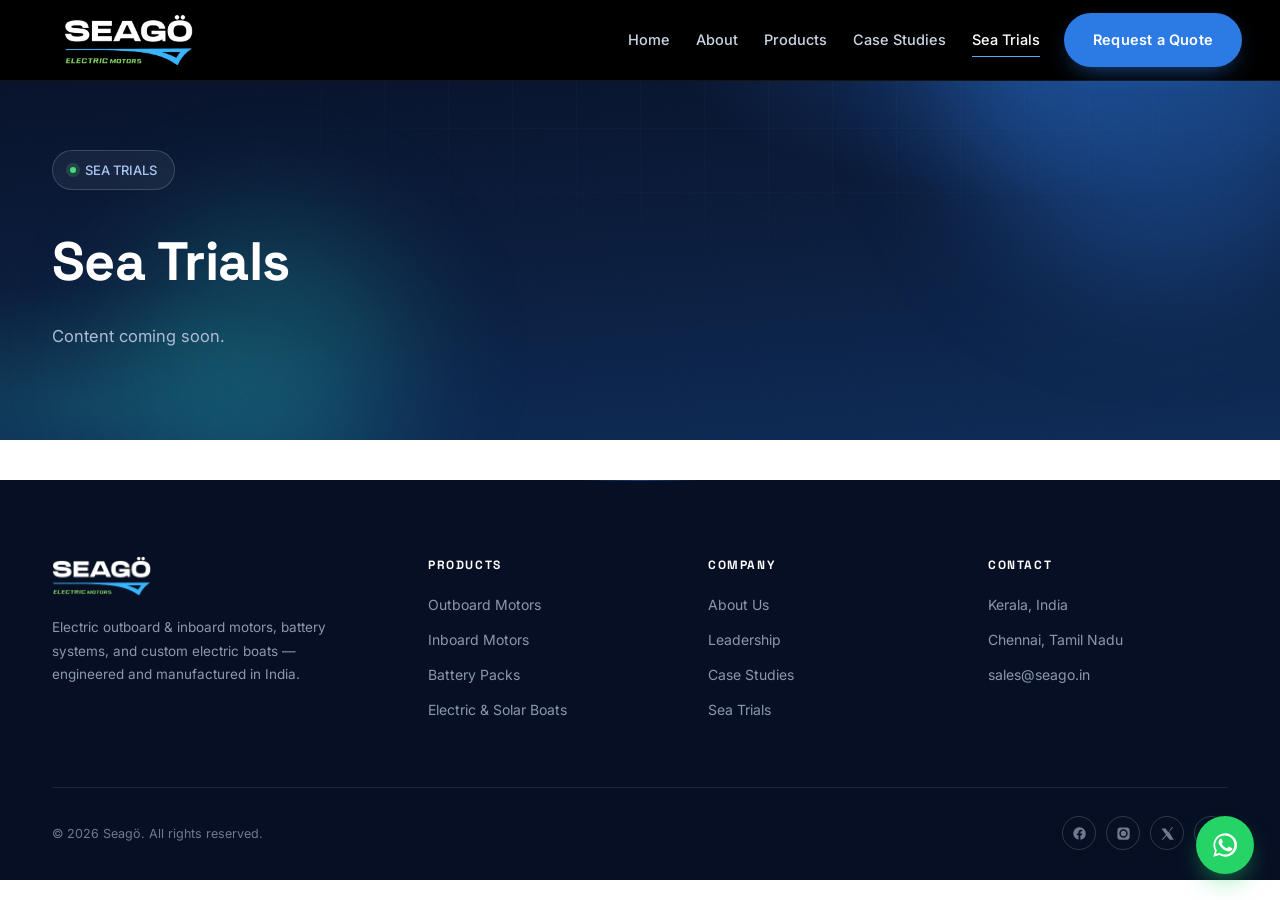
<file: sea-trials.html>
<!DOCTYPE html>
<html lang="en">
<head>
<title>Seagö — Sea Trials</title>

<script>document.documentElement.classList.add('js-ready');</script>
<meta charset="UTF-8">
<meta name="viewport" content="width=device-width, initial-scale=1.0">
<link rel="icon" type="image/png" href="assets/favicon.png">
<link rel="apple-touch-icon" href="assets/favicon.png">
<link rel="preconnect" href="https://fonts.googleapis.com">
<link rel="preconnect" href="https://fonts.gstatic.com" crossorigin>
<link href="https://fonts.googleapis.com/css2?family=Space+Grotesk:wght@500;600;700&family=Inter:wght@400;500;600;700;800&display=swap" rel="stylesheet">
<link rel="stylesheet" href="css/style.css">
<script src="js/main.js" defer></script>
</head>
<body>

<div class="progress" id="progressBar"></div>

<!-- ================= NAV ================= -->
<header class="nav">
  <div class="wrap nav-row">
    <a class="nav-logo" href="index.html#top"><img src="assets/seago-logo.png" alt="Seagö"></a>
    <nav class="nav-links">
      <a href="index.html">Home</a>
      <a href="about.html">About</a>
      <a href="products.html">Products</a>
      <a href="case-studies.html">Case Studies</a>
      <a href="sea-trials.html">Sea Trials</a>
    </nav>
    <div class="nav-cta">
      <a class="btn btn-primary magnetic" href="contact.html">Request a Quote</a>
      <button class="burger" id="burger" aria-label="Menu"><span></span><span></span><span></span></button>
    </div>
  </div>
</header>

<div class="mobile-menu" id="mobileMenu">
  <a href="index.html">Home</a>
  <a href="about.html">About</a>
  <a href="products.html">Products</a>
  <a href="case-studies.html">Case Studies</a>
  <a href="sea-trials.html">Sea Trials</a>
  <a class="btn btn-primary" href="contact.html">Request a Quote</a>
</div>

<!-- ================= PAGE HEADER ================= -->
<section class="hero page-hero">
  <div class="grid-overlay"></div>
  <div class="blob blob-1" data-depth="14"></div>
  <div class="blob blob-2" data-depth="-10"></div>
  <div class="cursor-glow"></div>

  <div class="wrap">
    <div class="hero-badge reveal"><span class="dot"></span> SEA TRIALS</div>
    <h1 class="page-title reveal">Sea Trials</h1>
    <p class="page-sub reveal">Content coming soon.</p>
  </div>
</section>

<!-- ================= FOOTER ================= -->
<footer>
  <div class="wrap">
    <div class="footer-grid">
      <div>
        <div class="footer-logo"><img src="assets/seago-logo.png" alt="Seagö"></div>
        <p>Electric outboard &amp; inboard motors, battery systems, and custom electric boats — engineered and manufactured in India.</p>
      </div>
      <div class="footer-col">
        <h5>Products</h5>
        <a href="products.html">Outboard Motors</a>
        <a href="products.html">Inboard Motors</a>
        <a href="products.html">Battery Packs</a>
        <a href="products.html">Electric &amp; Solar Boats</a>
      </div>
      <div class="footer-col">
        <h5>Company</h5>
        <a href="about.html">About Us</a>
        <a href="about.html#founder">Leadership</a>
        <a href="case-studies.html">Case Studies</a>
        <a href="sea-trials.html">Sea Trials</a>
      </div>
      <div class="footer-col">
        <h5>Contact</h5>
        <a href="contact.html">Kerala, India</a>
        <a href="contact.html">Chennai, Tamil Nadu</a>
        <a href="mailto:sales@seago.in">sales@seago.in</a>
      </div>
    </div>
    <div class="footer-bottom">
      <span>© 2026 Seagö. All rights reserved.</span>
      <!-- TODO: replace href="#" with the real Seago profile URLs once the accounts are created -->
      <div class="footer-social">
        <a href="#" data-social="facebook" aria-label="Facebook"><svg viewBox="0 0 24 24" fill="currentColor"><path d="M22 12a10 10 0 1 0-11.6 9.9v-7H7.9V12h2.5V9.8c0-2.5 1.5-3.9 3.8-3.9 1.1 0 2.2.2 2.2.2v2.4h-1.3c-1.2 0-1.6.8-1.6 1.6V12h2.8l-.4 2.9h-2.4v7A10 10 0 0 0 22 12z"/></svg></a>
        <a href="#" data-social="instagram" aria-label="Instagram"><svg viewBox="0 0 24 24" fill="currentColor"><path d="M12 2.2c3.2 0 3.6 0 4.9.1 1.2.1 1.8.2 2.2.4.6.2 1 .5 1.4.9.4.4.7.8.9 1.4.2.4.4 1 .4 2.2.1 1.3.1 1.7.1 4.9s0 3.6-.1 4.9c-.1 1.2-.2 1.8-.4 2.2-.2.6-.5 1-.9 1.4-.4.4-.8.7-1.4.9-.4.2-1 .4-2.2.4-1.3.1-1.7.1-4.9.1s-3.6 0-4.9-.1c-1.2-.1-1.8-.2-2.2-.4-.6-.2-1-.5-1.4-.9-.4-.4-.7-.8-.9-1.4-.2-.4-.4-1-.4-2.2C2.2 15.6 2.2 15.2 2.2 12s0-3.6.1-4.9c.1-1.2.2-1.8.4-2.2.2-.6.5-1 .9-1.4.4-.4.8-.7 1.4-.9.4-.2 1-.4 2.2-.4C8.4 2.2 8.8 2.2 12 2.2zm0 3.1A6.7 6.7 0 1 0 18.7 12 6.7 6.7 0 0 0 12 5.3zm0 11A4.3 4.3 0 1 1 16.3 12 4.3 4.3 0 0 1 12 16.3zm6.9-11.3a1.6 1.6 0 1 1-1.6-1.6 1.6 1.6 0 0 1 1.6 1.6z"/></svg></a>
        <a href="#" data-social="twitter" aria-label="X (Twitter)"><svg viewBox="0 0 24 24" fill="currentColor"><path d="M18.9 2H21l-6.6 7.5L22 22h-6.5l-5-6.6L4.7 22H2.6l7-8-7.3-9.9h6.6l4.5 6z"/></svg></a>
        <a href="#" data-social="linkedin" aria-label="LinkedIn"><svg viewBox="0 0 24 24" fill="currentColor"><path d="M20.4 3H3.6A.6.6 0 0 0 3 3.6v16.8a.6.6 0 0 0 .6.6h16.8a.6.6 0 0 0 .6-.6V3.6a.6.6 0 0 0-.6-.6zM8.3 18.1H5.7V9.9h2.6v8.2zM7 8.8a1.5 1.5 0 1 1 0-3 1.5 1.5 0 0 1 0 3zm11.1 9.3h-2.6v-4.3c0-1 0-2.4-1.5-2.4s-1.7 1.1-1.7 2.3v4.4H9.7V9.9h2.5v1.1a2.7 2.7 0 0 1 2.5-1.4c2.6 0 3.1 1.7 3.1 4v4.5z"/></svg></a>
      </div>
    </div>
  </div>
</footer>

<!-- ================= WHATSAPP FLOAT ================= -->
<a class="wa-float" href="https://wa.me/918606366633?text=Hi%20Seag%C3%B6%2C%20I%27d%20like%20to%20know%20more%20about%20your%20electric%20marine%20products." target="_blank" rel="noopener" aria-label="Chat on WhatsApp">
  <span class="wa-tip">Chat with us</span>
  <svg viewBox="0 0 24 24"><path d="M17.5 14.4c-.3-.1-1.7-.9-2-1-.3-.1-.5-.1-.6.1-.2.3-.7 1-.9 1.2-.2.2-.3.2-.6.1-.3-.1-1.3-.5-2.4-1.5-.9-.8-1.5-1.8-1.7-2.1-.2-.3 0-.5.1-.6.1-.1.3-.3.4-.5.1-.1.2-.3.3-.4.1-.2 0-.4 0-.5 0-.1-.6-1.5-.8-2-.2-.5-.4-.5-.6-.5h-.5c-.2 0-.5.1-.7.3-.3.3-1 1-1 2.4s1 2.8 1.1 3c.1.2 2 3.1 4.9 4.3.7.3 1.2.5 1.7.6.7.2 1.3.2 1.8.1.5-.1 1.7-.7 2-1.4.2-.6.2-1.2.2-1.3-.1-.1-.3-.2-.6-.3z"/><path d="M12 2a10 10 0 0 0-8.6 15L2 22l5.2-1.4A10 10 0 1 0 12 2zm0 18.2c-1.6 0-3.1-.4-4.4-1.2l-.3-.2-3.1.8.8-3-.2-.3A8.2 8.2 0 1 1 12 20.2z"/></svg>
</a>

</body>
</html>
</file>
<file: css/style.css>
/* =====================================================================
   Seagö — Homepage v1
   Design tokens
   ===================================================================== */
:root{
  --navy:#070F24;
  --navy-2:#0B1D3D;
  --navy-3:#0E2C57;
  --blue:#2C7BE5;
  --blue-2:#5FA6FF;
  --cyan:#28D4C8;
  --ink:#0E1420;
  --slate:#4B5768;
  --muted:#8892A4;
  --line:#E6E9EF;
  --bg-soft:#F5F7FA;
  --ph-a:#E9EDF2;
  --ph-b:#DCE3EA;
  --radius:18px;
  --maxw:1240px;
}
*{box-sizing:border-box; margin:0; padding:0;}
html{scroll-behavior:smooth;}
body{
  font-family:'Inter',-apple-system,BlinkMacSystemFont,'Segoe UI',sans-serif;
  color:var(--ink);
  background:#fff;
  -webkit-font-smoothing:antialiased;
  line-height:1.55;
  overflow-x:hidden;
}
h1,h2,h3,h4,.disp{ font-family:'Space Grotesk',sans-serif; letter-spacing:-0.01em; }
img{max-width:100%; display:block;}
a{text-decoration:none; color:inherit;}
.wrap{max-width:var(--maxw); margin:0 auto; padding:0 32px;}
.eyebrow{ font-size:12px; font-weight:700; letter-spacing:3px; text-transform:uppercase; font-family:'Space Grotesk',sans-serif;}

/* ---------- buttons ---------- */
.btn{
  display:inline-flex; align-items:center; gap:9px;
  padding:15px 28px; border-radius:999px; font-weight:600; font-size:14.5px;
  letter-spacing:.2px; border:1px solid transparent; cursor:pointer;
  transition:transform .35s cubic-bezier(.2,.8,.2,1), background .25s, border-color .25s, box-shadow .35s;
  white-space:nowrap; position:relative;
}
.btn-primary{ background:var(--blue); color:#fff; box-shadow:0 10px 24px -10px rgba(44,123,229,.7); }
.btn-primary:hover{ background:#1f68cc; box-shadow:0 16px 36px -6px rgba(44,123,229,.9); transform:translateY(-1px); }
.btn-ghost{ background:rgba(255,255,255,.04); color:#fff; border-color:rgba(255,255,255,.28); -webkit-backdrop-filter:blur(6px); backdrop-filter:blur(6px); }
.btn-ghost:hover{ border-color:#fff; background:rgba(255,255,255,.1); }
.btn-outline{ background:transparent; color:var(--navy); border-color:var(--line); }
.btn-outline:hover{ border-color:var(--navy); }
.btn:disabled{ opacity:.5; cursor:not-allowed; pointer-events:none; }
.magnetic{ will-change:transform; }

/* ---------- skeleton placeholders (empty headers / copy) ---------- */
.skel{
  display:block; border-radius:8px;
  background:linear-gradient(90deg, var(--ph-a) 25%, var(--ph-b) 42%, var(--ph-a) 58%);
  background-size:300% 100%;
  animation:shimmer 2.6s ease-in-out infinite;
}
.skel.light{ background:linear-gradient(90deg, rgba(255,255,255,.13) 25%, rgba(255,255,255,.28) 42%, rgba(255,255,255,.13) 58%); background-size:300% 100%; }
@keyframes shimmer{ 0%{background-position:200% 0;} 100%{background-position:-200% 0;} }

/* ---------- image placeholders ---------- */
.photo-frame{ display:block; border-style:solid; border-width:0; background:#0B1D3D; }
.photo-frame img, .photo-frame video{ width:100%; height:100%; object-fit:cover; object-position:center; }
.photo-frame img.outboard-image{ object-fit:contain; background:#fff; }
.photo-frame img.battery-image{ object-fit:cover; object-position:center; }
.photo-frame img.hydrogen-image{ object-fit:cover; object-position:center; }
.case-gallery{ position:relative; }
.case-gallery img{ position:absolute; inset:0; opacity:0; transition:opacity .8s ease; }
.case-gallery img.is-active{ opacity:1; }
/* fitted single photo: show the whole image, no frame chrome */
.ph.photo-frame.fit-photo{ background:transparent; border:0; border-radius:0; aspect-ratio:auto; }
.ph.photo-frame.fit-photo img{ position:static; width:100%; height:auto; object-fit:contain; opacity:1; }
.product-media:hover .ph.photo-frame.fit-photo{ border-color:transparent; box-shadow:none; }
.ph{
  position:relative; border-radius:var(--radius); overflow:hidden;
  background:repeating-linear-gradient(135deg, var(--ph-a), var(--ph-a) 14px, var(--ph-b) 14px, var(--ph-b) 28px);
  border:1.5px dashed #C7CFDA;
  display:flex; align-items:center; justify-content:center;
  transition:border-color .3s;
}
.card:hover .ph, .case-card:hover .ph{ border-color:var(--blue-2); }
.ph__chip{
  position:absolute; top:14px; left:14px; background:rgba(255,255,255,.9); -webkit-backdrop-filter:blur(4px); backdrop-filter:blur(4px);
  border-radius:999px; padding:5px 11px; font-size:10px; font-weight:700; letter-spacing:1px; text-transform:uppercase;
  color:var(--slate); border:1px solid #fff;
}
.ph__inner{
  display:flex; flex-direction:column; align-items:center; gap:14px;
  text-align:center; padding:36px 22px; color:#7C8CAB;
  background:linear-gradient(145deg, rgba(44,123,229,.04), rgba(40,212,200,.04));
  width:100%; height:100%;
}
.ph__inner svg{ width:40px; height:40px; opacity:.5; }
.ph__inner span{ font-size:11.5px; font-weight:600; letter-spacing:.4px; line-height:1.6; max-width:230px; }

/* a real photo inside .ph fills the frame and drops the placeholder chrome */
.ph:has(> img){ background:none; border-style:solid; border-color:transparent; }
.ph > img{ display:block; width:100%; height:100%; object-fit:cover; object-position:center; }
.founder-portrait .ph > img{ object-position:center 25%; }

/* ---------- scroll progress ---------- */
.progress{ position:fixed; top:0; left:0; height:3px; width:0%; background:linear-gradient(90deg,var(--blue),var(--cyan)); z-index:80; transition:width .1s linear; }

/* ---------- cursor glow (desktop hero only) ---------- */
.cursor-glow{
  position:absolute; width:420px; height:420px; border-radius:50%; pointer-events:none;
  background:radial-gradient(circle, rgba(95,166,255,.16), transparent 70%);
  transform:translate(-50%,-50%); left:50%; top:40%; opacity:0; transition:opacity .4s; will-change:transform;
}
.hero:hover .cursor-glow{ opacity:1; }

/* ================= NAV ================= */
header.nav{
  position:fixed; top:0; left:0; width:100%; z-index:60;
  background:#000;
  border-bottom:1px solid rgba(255,255,255,.08); transition:box-shadow .3s;
}
header.nav .wrap{
  max-width:100%;
  width:100%;
  padding:0 clamp(20px, 3vw, 48px);
}
.nav-row{ display:flex; align-items:center; justify-content:space-between; height:80px; width:100%; }
.nav-logo{ display:flex; align-items:center; flex-shrink:0; margin-left:clamp(16px, 2vw, 36px); }
.nav-logo img{ height:52px; width:auto; max-height:100%; object-fit:contain; }
.nav-links{ display:flex; align-items:center; gap:26px; margin-left:auto; margin-right:24px; }
.nav-links a{ color:#CBD5E5; font-size:14.5px; font-weight:500; transition:color .2s; position:relative; }
.nav-links a::after{ content:''; position:absolute; left:0; bottom:-6px; width:0; height:1.5px; background:var(--blue-2); transition:width .25s; }
.nav-links a:hover{ color:#fff; }
.nav-links a:hover::after{ width:100%; }
.nav-cta{ display:flex; align-items:center; gap:14px; flex-shrink:0; }
.burger{ display:none; width:42px; height:42px; border-radius:10px; border:1px solid rgba(255,255,255,.2); background:rgba(255,255,255,.04); align-items:center; justify-content:center; flex-direction:column; gap:4px; cursor:pointer; }
.burger span{ width:18px; height:1.6px; background:#fff; display:block; transition:transform .3s, opacity .3s; }
.burger.open span:nth-child(1){ transform:translateY(5.6px) rotate(45deg); }
.burger.open span:nth-child(2){ opacity:0; }
.burger.open span:nth-child(3){ transform:translateY(-5.6px) rotate(-45deg); }

.mobile-menu{
  position:fixed; inset:80px 0 0 0; background:rgba(7,15,36,.98); -webkit-backdrop-filter:blur(10px); backdrop-filter:blur(10px);
  z-index:55; display:flex; flex-direction:column; padding:36px 28px; gap:6px;
  transform:translateY(-12px); opacity:0; pointer-events:none; transition:opacity .28s, transform .28s;
  overflow-y:auto;
}
.mobile-menu.open{ opacity:1; transform:translateY(0); pointer-events:auto; }
.mobile-menu a{ color:#fff; font-size:21px; font-weight:600; padding:13px 4px; border-bottom:1px solid rgba(255,255,255,.08); font-family:'Space Grotesk',sans-serif; }
.mobile-menu .btn{ margin-top:22px; align-self:flex-start; }
.mobile-menu a.active{ color:#5FA6FF; }

/* ================= HERO ================= */
.hero{
  position:relative; overflow:hidden;
  padding:100px 0 70px;
  background:
    radial-gradient(48% 60% at 82% 8%, rgba(44,123,229,.34), transparent 62%),
    radial-gradient(38% 46% at 6% 92%, rgba(40,212,200,.16), transparent 60%),
    linear-gradient(175deg, var(--navy) 0%, var(--navy-2) 55%, var(--navy-3) 100%);
}
.hero::after{ content:''; position:absolute; inset:0; background-image:url('../assets/grain.png'); background-size:180px 180px; mix-blend-mode:overlay; opacity:.5; pointer-events:none; }
.blob{ position:absolute; border-radius:50%; filter:blur(60px); pointer-events:none; will-change:transform; }
.blob-1{ width:420px; height:420px; background:rgba(44,123,229,.35); top:-140px; right:-90px; }
.blob-2{ width:280px; height:280px; background:rgba(40,212,200,.22); bottom:-60px; left:10%; }
.grid-overlay{
  position:absolute; inset:0; pointer-events:none; opacity:.35;
  background-image:
    linear-gradient(rgba(255,255,255,.05) 1px, transparent 1px),
    linear-gradient(90deg, rgba(255,255,255,.05) 1px, transparent 1px);
  background-size:64px 64px;
  -webkit-mask-image:radial-gradient(70% 60% at 60% 20%, #000 30%, transparent 78%);
  mask-image:radial-gradient(70% 60% at 60% 20%, #000 30%, transparent 78%);
}
.hero-grid{
  position:relative; display:grid; grid-template-columns:1.08fr .92fr; gap:64px; align-items:center;
}
.hero-badge{
  display:inline-flex; align-items:center; gap:9px;
  background:rgba(255,255,255,.06); border:1px solid rgba(255,255,255,.16);
  padding:9px 17px; border-radius:999px; color:#A9C6F5; margin-bottom:30px; font-size:13px; font-weight:500;
}
.hero-badge .dot{ width:6px; height:6px; border-radius:50%; background:#4CD97B; box-shadow:0 0 0 4px rgba(76,217,123,.18); }
.hero-title{ font-family:'Space Grotesk',sans-serif; font-weight:700; font-size:clamp(38px,5.6vw,60px); line-height:1.1; color:#fff; letter-spacing:-0.01em; max-width:640px; }
.hero-sub{ margin-top:26px; margin-bottom:40px; max-width:470px; }
.hero-sub p{ color:#B9C6DE; font-size:16.5px; line-height:1.7; }
.hero-actions{ display:flex; gap:16px; flex-wrap:wrap; }
.hero-stats{ display:flex; gap:44px; margin-top:68px; flex-wrap:wrap; }
.hero-stat b{ display:block; font-size:32px; font-weight:700; color:#fff; font-family:'Space Grotesk',sans-serif; }
.hero-stat span{ display:block; font-size:11.5px; color:#8FA0BC; font-weight:600; letter-spacing:1.2px; text-transform:uppercase; margin-top:5px; }
/* ---------- coming soon (stub pages) ---------- */
.soon{ min-height:calc(100vh - 80px); display:flex; align-items:center; padding:80px 0; }
.soon-wrap{ position:relative; text-align:center; max-width:640px; margin:0 auto; }
.soon-icon{ width:60px; height:60px; border-radius:18px; background:rgba(255,255,255,.06); border:1px solid rgba(255,255,255,.16); display:flex; align-items:center; justify-content:center; margin:0 auto 30px; }
.soon-icon svg{ width:26px; height:26px; color:#5FA6FF; }
.soon-title{ font-family:'Space Grotesk',sans-serif; font-size:clamp(38px,6vw,60px); color:#fff; font-weight:700; margin:8px 0 20px; letter-spacing:-0.01em; }
.soon-text{ color:#AEBBD1; font-size:16px; line-height:1.75; max-width:480px; margin:0 auto 40px; }
.soon .hero-actions{ justify-content:center; }
.soon .hero-badge{ margin-bottom:26px; }

.hero-visual{ position:relative; }
.hero-visual .photo-frame{ height:100%; }
.hero-visual .ph{ aspect-ratio:4/5; background:repeating-linear-gradient(135deg, rgba(255,255,255,.05), rgba(255,255,255,.05) 14px, rgba(255,255,255,.09) 14px, rgba(255,255,255,.09) 28px); border-color:rgba(255,255,255,.22); box-shadow:0 40px 80px -30px rgba(0,0,0,.6); }
.hero-visual .ph__inner{ color:#C3CEE0; }
.hero-visual .float-card{
  position:absolute; left:-30px; bottom:-24px; background:#fff; border-radius:14px;
  padding:16px 20px; box-shadow:0 24px 46px -14px rgba(0,0,0,.4); display:flex; align-items:center; gap:12px;
  width:220px;
}
.hero-visual .float-card .ic{ width:38px; height:38px; border-radius:10px; background:var(--bg-soft); display:flex; align-items:center; justify-content:center; flex:none; }
.hero-visual .float-card .ic svg{ width:20px; height:20px; color:var(--blue); }
.float-card .ft-title{ display:block; font-size:13.5px; font-weight:700; color:var(--ink); margin-bottom:3px; }
.float-card .ft-sub{ display:block; font-size:11.5px; color:var(--muted); font-weight:600; }
.scroll-cue{ position:relative; margin:64px auto 0; display:flex; flex-direction:column; align-items:center; gap:8px; color:#7C8CAB; font-size:10.5px; letter-spacing:2px; text-transform:uppercase; }
.scroll-cue .line{ width:1px; height:30px; background:linear-gradient(#7C8CAB, transparent); animation:cueMove 1.8s ease-in-out infinite; }
@keyframes cueMove{ 0%{ transform:scaleY(0); transform-origin:top; } 50%{ transform:scaleY(1); transform-origin:top; } 51%{ transform-origin:bottom; } 100%{ transform:scaleY(0); transform-origin:bottom; } }

/* ---------- animated wave motif (marine identity) ---------- */
.wave-wrap{ position:relative; height:110px; margin-top:10px; }
.wave-wrap svg{ position:absolute; inset:0; width:100%; height:100%; }
.wave-path{ stroke:url(#waveGrad); stroke-width:2; fill:none; stroke-dasharray:6 10; animation:waveFlow 5s linear infinite; opacity:.7; }
.wave-path.p2{ stroke-width:1.4; opacity:.4; animation-duration:7s; animation-direction:reverse; }
@keyframes waveFlow{ to{ stroke-dashoffset:-160; } }

.angle-div{ position:relative; height:64px; background:#fff; margin-top:-2px; }
.angle-div svg{ position:absolute; bottom:0; left:0; width:100%; height:100%; }

/* ================= TRUST MARQUEE ================= */
.trust{ padding:38px 0; border-bottom:1px solid var(--line); overflow:hidden; }
.trust-row{ display:flex; align-items:center; gap:36px; }
.trust-label{ font-size:11.5px; font-weight:700; letter-spacing:2px; color:var(--muted); text-transform:uppercase; white-space:nowrap; flex:none; }
.marquee{ overflow:hidden; flex:1; -webkit-mask-image:linear-gradient(90deg, transparent, #000 8%, #000 92%, transparent); mask-image:linear-gradient(90deg, transparent, #000 8%, #000 92%, transparent); }
.marquee-track{ display:flex; gap:16px; width:max-content; animation:scrollX 22s linear infinite; }
.marquee:hover .marquee-track{ animation-play-state:paused; }
@keyframes scrollX{ from{ transform:translateX(0);} to{ transform:translateX(-50%);} }
.trust-chip{
  flex:none; padding:10px 22px; border-radius:999px; background:var(--bg-soft); border:1px solid var(--line);
  font-size:13px; font-weight:600; color:var(--slate); white-space:nowrap;
  transition:background .25s, border-color .25s, color .25s;
}
.trust-chip:hover{ background:#EAF2FF; border-color:var(--blue-2); color:var(--blue); }

/* ================= SECTION ================= */
.section{ padding:110px 0; position:relative; }
.section-cta{ padding-top:0; }
.eyebrow-light{ color:#9FC1F5; }
.section.soft{ background:var(--bg-soft); }
.section-head{ max-width:660px; margin:0 auto 60px; text-align:center; }
.section-head .eyebrow{ color:var(--blue); display:block; margin-bottom:16px; }
.section-head h2{ font-family:'Space Grotesk',sans-serif; font-size:clamp(28px,3.6vw,40px); font-weight:700; letter-spacing:-0.01em; margin-bottom:16px; }
.section-head p{ font-size:16px; color:var(--slate); line-height:1.7; }

/* ================= PRODUCT GRID (with 3D tilt) ================= */
.grid-4{ display:grid; grid-template-columns:repeat(4,1fr); gap:26px; }
.grid-4 > .tilt{ height:100%; }
.tilt{ perspective:900px; }
.card{
  height:100%; display:flex; flex-direction:column;
  background:#fff; border:1px solid var(--line); border-radius:var(--radius);
  overflow:hidden; transition:transform .4s cubic-bezier(.2,.8,.2,1), box-shadow .4s, border-color .3s;
  transform-style:preserve-3d;
}
.card:hover{ box-shadow:0 28px 50px -22px rgba(44,123,229,.18), 0 8px 20px -8px rgba(10,25,50,.1); border-color:rgba(44,123,229,.2); }
.card .ph{ aspect-ratio:1/1; border-radius:0; border-width:0 0 1px 0; }
.card-body{ flex:1; display:flex; flex-direction:column; padding:24px; }
.card-body h3{ font-size:17px; font-weight:600; margin-bottom:11px; }
.card-body p{ font-size:13.5px; color:var(--slate); line-height:1.65; }
.card-link{ margin-top:auto; padding-top:17px; display:inline-flex; align-items:center; gap:6px; font-size:13.5px; font-weight:600; color:var(--blue); transition:gap .25s, color .2s; }
.card-link:hover{ gap:12px; color:#1f68cc; }

/* ================= CASE STUDIES ================= */
.grid-3{ display:grid; grid-template-columns:repeat(3,1fr); gap:26px; }
.grid-3 > .tilt{ height:100%; }
.case-card{ height:100%; display:flex; flex-direction:column; border-radius:var(--radius); overflow:hidden; border:1px solid var(--line); background:#fff; transition:transform .4s cubic-bezier(.2,.8,.2,1), box-shadow .4s, border-color .3s; transform-style:preserve-3d; }
.case-card:hover{ box-shadow:0 28px 50px -22px rgba(44,123,229,.16), 0 8px 20px -8px rgba(10,25,50,.08); border-color:rgba(44,123,229,.2); }
.case-card .ph{ aspect-ratio:16/11; border-radius:0; border-width:0 0 1px 0; }
.case-body{ flex:1; padding:26px; }
.case-tag{ font-size:11px; font-weight:700; letter-spacing:1.4px; text-transform:uppercase; color:var(--blue); margin-bottom:11px; display:block;}
.case-body h3{ font-size:18px; font-weight:600; margin-bottom:13px; line-height:1.35; }
.case-body p{ font-size:13.5px; color:var(--slate); line-height:1.65; }

/* ================= WHY (editorial split) ================= */
.why-grid{ display:grid; grid-template-columns:.85fr 1.15fr; gap:70px; align-items:start; }
.why-left{ position:sticky; top:110px; }
.why-left .eyebrow{ color:var(--blue); display:block; margin-bottom:18px; }
.why-title{ font-family:'Space Grotesk',sans-serif; font-size:clamp(28px,3.2vw,38px); font-weight:700; letter-spacing:-0.01em; line-height:1.2; margin-bottom:20px; }
.why-left p{ font-size:15px; color:var(--slate); line-height:1.75; }
.feat-list{ display:flex; flex-direction:column; }
.feat-row{ display:flex; gap:24px; padding:32px 0; border-top:1px solid var(--line); transition:padding-left .3s; }
.feat-row:hover{ padding-left:8px; }
.feat-row:last-child{ border-bottom:1px solid var(--line); }
.feat-row .ic{ width:54px; height:54px; border-radius:15px; background:var(--bg-soft); border:1px solid var(--line); display:flex; align-items:center; justify-content:center; flex:none; transition:background .3s, border-color .3s; }
.feat-row:hover .ic{ background:#EAF2FF; border-color:var(--blue-2); }
.feat-row .ic svg{ width:24px; height:24px; color:var(--blue); }
.feat-row .ft-body{ flex:1; }
.feat-row h4{ font-size:16.5px; font-weight:600; margin-bottom:10px; }
.feat-row p{ font-size:14px; color:var(--slate); line-height:1.65; }
.feat-row .idx{ font-family:'Space Grotesk',sans-serif; font-size:12.5px; color:var(--muted); font-weight:600; margin-bottom:8px; display:block; }

/* ================= CTA BANNER ================= */
.cta{
  background:
    radial-gradient(55% 90% at 50% 0%, rgba(44,123,229,.4), transparent 65%),
    linear-gradient(120deg, var(--navy) 0%, var(--navy-3) 100%);
  border-radius:32px; padding:80px 60px; text-align:center; position:relative; overflow:hidden;
}
.cta::after{ content:''; position:absolute; inset:0; background-image:url('../assets/grain.png'); background-size:180px 180px; mix-blend-mode:overlay; opacity:.5; pointer-events:none; }
.cta-inner{ position:relative; }
.cta-title{ font-family:'Space Grotesk',sans-serif; font-size:clamp(28px,3.8vw,42px); font-weight:700; color:#fff; letter-spacing:-0.01em; max-width:620px; margin:0 auto; }
.cta-text{ color:#C3CEE0; font-size:16px; line-height:1.7; max-width:460px; margin:22px auto 36px; }
.cta-actions{ display:flex; justify-content:center; gap:16px; flex-wrap:wrap; }

/* ================= FOOTER ================= */
footer{ background:var(--navy); color:#B9C3D4; padding:76px 0 30px; margin-top:40px; }
.footer-grid{ display:grid; grid-template-columns:1.4fr 1fr 1fr 1fr; gap:40px; padding-bottom:54px; border-bottom:1px solid rgba(255,255,255,.1); }
.footer-logo img{ height:40px; margin-bottom:20px; }
.footer-grid p{ font-size:13.5px; line-height:1.75; max-width:280px; color:#8B98AE; }
.footer-col h5{ font-size:12px; letter-spacing:1.6px; text-transform:uppercase; color:#fff; margin-bottom:20px; font-weight:700; font-family:'Space Grotesk',sans-serif; }
.footer-col a{ display:block; font-size:14px; color:#8B98AE; margin-bottom:13px; transition:color .2s; }
.footer-col a:hover{ color:#fff; }
.footer-bottom{ display:flex; justify-content:space-between; align-items:center; padding-top:28px; font-size:12.5px; color:#6E7A8D; flex-wrap:wrap; gap:12px; }
.footer-social{ display:flex; gap:10px; }
.footer-social a{ width:34px; height:34px; border-radius:50%; border:1px solid rgba(255,255,255,.16); display:flex; align-items:center; justify-content:center; transition:border-color .2s, background .2s; }
.footer-social a:hover{ border-color:#fff; background:rgba(255,255,255,.06); }
.footer-social svg{ width:15px; height:15px; }

/* ================= WHATSAPP FLOAT ================= */
.wa-float{
  position:fixed; right:26px; bottom:26px; width:58px; height:58px; border-radius:50%;
  background:#25D366; display:flex; align-items:center; justify-content:center;
  box-shadow:0 12px 26px -8px rgba(37,211,102,.6); z-index:60; cursor:pointer;
  animation:pulse 2.6s ease-in-out infinite;
}
.wa-float svg{ width:28px; height:28px; fill:#fff; }
.wa-tip{
  position:absolute; right:70px; top:50%; transform:translateY(-50%) translateX(6px);
  background:#12161C; color:#fff; font-size:12.5px; font-weight:600; padding:8px 13px; border-radius:8px;
  white-space:nowrap; opacity:0; pointer-events:none; transition:opacity .2s, transform .2s;
}
.wa-float:hover .wa-tip{ opacity:1; transform:translateY(-50%) translateX(0); }
@keyframes pulse{ 0%,100%{ box-shadow:0 12px 26px -8px rgba(37,211,102,.6);} 50%{ box-shadow:0 12px 30px -4px rgba(37,211,102,.9);} }

/* ================= PAGE HEADER (mini hero for interior pages) ================= */
.page-hero{ padding:150px 0 90px; }
.page-title{ font-family:'Space Grotesk',sans-serif; font-size:clamp(36px,5vw,54px); font-weight:700; color:#fff; letter-spacing:-0.01em; max-width:640px; margin-bottom:18px; }
.page-sub{ color:#AEBBD1; font-size:16.5px; line-height:1.7; max-width:520px; }

/* ================= PRODUCT DETAIL (alternating rows) ================= */
.product-block{ overflow:hidden; }
.product-row{ display:grid; grid-template-columns:1fr 1fr; gap:70px; align-items:center; }
.product-block.reverse .product-row{ direction:rtl; }
.product-block.reverse .product-row > *{ direction:ltr; }
.product-media .ph{ aspect-ratio:4/5; }
#hydrogen .product-media .ph,
.product-media:has(.hydrogen-image) .ph,
.ph:has(.hydrogen-image){ aspect-ratio:1372/908; }
/* outboard: let the frame grow to the spec column's height so image and info sit level */
@media (min-width:981px){
  .product-media:has(.outboard-image){ align-self:stretch; }
  .product-media:has(.outboard-image) .ph{ aspect-ratio:auto; height:100%; }
}
.product-copy .case-tag{ margin-bottom:14px; }
.product-copy h2{ font-family:'Space Grotesk',sans-serif; font-size:clamp(28px,3.4vw,38px); font-weight:700; letter-spacing:-0.01em; margin-bottom:18px; }
.product-copy > p{ color:var(--slate); font-size:15.5px; line-height:1.8; margin-bottom:30px; max-width:520px; }
.spec-grid{ display:grid; grid-template-columns:1fr 1fr; gap:18px 28px; margin-bottom:34px; max-width:560px; }
.spec-item{ padding-top:14px; border-top:1px solid var(--line); }
.spec-item span{ display:block; font-size:11.5px; font-weight:700; letter-spacing:1px; text-transform:uppercase; color:var(--muted); margin-bottom:6px; }
.spec-item b{ font-size:14.5px; font-weight:600; color:var(--ink); }
.mini-stats{ display:flex; gap:36px; margin:28px 0 34px; flex-wrap:wrap; }
.mini-stat b{ display:block; font-size:23px; font-weight:700; font-family:'Space Grotesk',sans-serif; color:var(--ink); }
.mini-stat span{ display:block; font-size:11px; font-weight:600; letter-spacing:.7px; text-transform:uppercase; color:var(--muted); margin-top:5px; }

/* ---------- outboard model line + HP buttons + actions ---------- */
.model-line{
  display:flex; align-items:baseline; gap:12px; flex-wrap:wrap;
  margin-bottom:12px; padding-bottom:12px; border-bottom:1px solid var(--line);
  max-width:560px;
}
.model-line__label{ font-size:12.5px; font-weight:700; letter-spacing:1px; text-transform:uppercase; color:var(--muted); }
.model-line__value{ font-family:'Space Grotesk',sans-serif; font-size:23px; font-weight:700; color:var(--ink); letter-spacing:-.2px; }

.hp-picker{ display:flex; align-items:center; flex-wrap:wrap; gap:8px; margin-bottom:26px; max-width:560px; }
.hp-btn{
  min-width:46px; padding:10px 12px; border-radius:10px; border:1.5px solid var(--line);
  background:#fff; color:var(--ink);
  font-family:'Space Grotesk',sans-serif; font-size:15px; font-weight:600; line-height:1;
  cursor:pointer; transition:border-color .18s, background .18s, color .18s, transform .18s, box-shadow .18s;
}
.hp-btn:hover{ border-color:var(--blue); color:var(--blue); transform:translateY(-2px); }
.hp-btn:focus-visible{ outline:none; border-color:var(--blue); box-shadow:0 0 0 4px rgba(44,123,229,.12); }
.hp-btn.is-active{
  background:var(--blue); border-color:var(--blue); color:#fff;
  box-shadow:0 8px 20px -10px rgba(44,123,229,.7);
}
.hp-picker__unit{ font-size:12.5px; font-weight:700; letter-spacing:1px; text-transform:uppercase; color:var(--muted); margin-left:2px; }

.product-actions{ display:flex; gap:14px; flex-wrap:wrap; }

/* ---------- Gallery page: video grid + note card ---------- */
.trial-grid{ display:grid; grid-template-columns:repeat(3,1fr); gap:26px; }
.trial-card{
  display:flex; flex-direction:column; height:100%; overflow:hidden;
  border:1px solid var(--line); border-radius:16px; background:#fff;
  transition:transform .25s, box-shadow .25s, border-color .25s;
}
.trial-card:hover{ transform:translateY(-4px); box-shadow:0 18px 40px -22px rgba(11,29,61,.32); border-color:transparent; }
.trial-media{ position:relative; aspect-ratio:16/10; background:#0B1D3D; }
.trial-media video{ width:100%; height:100%; object-fit:cover; display:block; }
.trial-badge{
  position:absolute; top:12px; left:12px; z-index:2;
  padding:5px 11px; border-radius:100px;
  background:rgba(11,29,61,.82); color:#fff; backdrop-filter:blur(6px);
  font-size:11.5px; font-weight:700; letter-spacing:.6px;
  font-family:'Space Grotesk',sans-serif; pointer-events:none;
}
.trial-body{ padding:20px 22px 24px; display:flex; flex-direction:column; gap:8px; flex:1; }
.trial-body h3{ font-size:18px; font-weight:700; font-family:'Space Grotesk',sans-serif; color:var(--ink); }
.trial-body p{ font-size:14.5px; line-height:1.65; color:var(--muted); }
.trial-spec{
  font-size:12px !important; font-weight:600; letter-spacing:.3px;
  color:var(--blue) !important; font-family:'Space Grotesk',sans-serif;
  padding-bottom:9px; margin-bottom:3px; border-bottom:1px solid var(--line);
}
.trial-file{
  font-size:12.5px !important; font-family:ui-monospace,'SF Mono',Menlo,Consolas,monospace;
  color:var(--slate) !important; word-break:break-all;
}
.trial-body p{ flex:0 0 auto; }
.trial-body .trial-link{ margin-top:auto; padding-top:6px; }
.trial-link{
  align-self:flex-start; font-size:13px; font-weight:700;
  color:var(--blue); display:inline-flex; align-items:center; gap:6px;
  transition:gap .2s;
}
.trial-link:hover{ gap:11px; }

/* ---------- Gallery page: featured video, portrait reels, photo gallery ---------- */
.featured-video{ position:relative; border:1px solid var(--line); border-radius:var(--radius); overflow:hidden; background:#000; }
.featured-video video{ display:block; width:100%; aspect-ratio:16/9; object-fit:cover; background:#000; }
.featured-cap{
  display:flex; align-items:center; justify-content:space-between; gap:16px; flex-wrap:wrap;
  padding:16px 22px; background:#fff; border-top:1px solid var(--line);
}
.featured-cap h3{ font-family:'Space Grotesk',sans-serif; font-size:17px; font-weight:700; color:var(--ink); }
.featured-cap p{ font-size:13.5px; color:var(--muted); }

.reel-grid{ display:grid; grid-template-columns:repeat(5,1fr); gap:18px; }
.reel-grid .trial-media{ aspect-ratio:9/16; }
.reel-grid .trial-body{ padding:16px 16px 18px; gap:6px; }
.reel-grid .trial-body h3{ font-size:15.5px; }
.reel-grid .trial-body p{ font-size:13px; }
.reel-grid .trial-card video{ background:#0B1D3D; }
.reel-grid.cols-4{ grid-template-columns:repeat(4,1fr); }
@media (max-width:720px){ .reel-grid.cols-4{ grid-template-columns:repeat(2,1fr); gap:14px; } }

.gallery-grid{ display:grid; grid-template-columns:repeat(5,1fr); gap:18px; }
.wrap-wide{ max-width:1400px; }
.gallery-item{
  position:relative; margin:0; overflow:hidden; border-radius:16px;
  border:1px solid var(--line); background:#0B1D3D; aspect-ratio:4/3;
  transition:transform .3s, box-shadow .3s, border-color .3s;
}
.gallery-item:hover{ transform:translateY(-4px); box-shadow:0 18px 40px -22px rgba(11,29,61,.32); border-color:transparent; }
.gallery-item img{ display:block; width:100%; height:100%; object-fit:cover; transition:transform .7s cubic-bezier(.2,.8,.2,1); }
.gallery-item:hover img{ transform:scale(1.06); }
.gallery-item figcaption{
  position:absolute; left:12px; bottom:12px; z-index:2;
  padding:5px 11px; border-radius:999px; font-size:10.5px; font-weight:700;
  letter-spacing:.6px; text-transform:uppercase; font-family:'Space Grotesk',sans-serif;
  background:rgba(255,255,255,.92); color:var(--slate); border:1px solid #fff;
  -webkit-backdrop-filter:blur(4px); backdrop-filter:blur(4px);
}

/* ---------- PDF modal viewer ---------- */
.pdf-modal{ position:fixed; inset:0; z-index:200; display:none; align-items:center; justify-content:center; padding:24px; }
.pdf-modal.open{ display:flex; }
.pdf-modal__backdrop{ position:absolute; inset:0; background:rgba(7,15,36,.72); -webkit-backdrop-filter:blur(4px); backdrop-filter:blur(4px); }
.pdf-modal__box{
  position:relative; width:min(960px,100%); height:min(84vh,760px); background:#fff;
  border-radius:var(--radius); overflow:hidden; display:flex; flex-direction:column;
  box-shadow:0 40px 90px -20px rgba(0,0,0,.5);
}
.pdf-modal__head{
  display:flex; align-items:center; justify-content:space-between; gap:16px;
  padding:16px 22px; border-bottom:1px solid var(--line);
  font-family:'Space Grotesk',sans-serif; font-weight:700; font-size:16px;
}
.pdf-modal__close{
  width:36px; height:36px; border-radius:50%; border:1px solid var(--line); background:#fff;
  font-size:20px; line-height:1; cursor:pointer; color:var(--slate); flex:none;
  transition:border-color .2s, color .2s;
}
.pdf-modal__close:hover{ border-color:var(--navy); color:var(--navy); }
.pdf-modal__frame{ flex:1; width:100%; border:0; background:var(--bg-soft); }
.pdf-modal__foot{ display:flex; gap:12px; justify-content:flex-end; flex-wrap:wrap; padding:16px 22px; border-top:1px solid var(--line); }
.pdf-modal__foot .btn{ padding:12px 22px; font-size:13.5px; }
@media (max-width:640px){
  .pdf-modal{ padding:12px; }
  .pdf-modal__box{ height:88vh; }
  .pdf-modal__foot{ justify-content:stretch; }
  .pdf-modal__foot .btn{ flex:1; justify-content:center; }
}

/* ---------- quote modal ---------- */
.quote-modal{ position:fixed; inset:0; z-index:220; display:none; align-items:center; justify-content:center; padding:24px; }
.quote-modal.open{ display:flex; }
.quote-modal__backdrop{ position:absolute; inset:0; background:rgba(7,15,36,.72); -webkit-backdrop-filter:blur(4px); backdrop-filter:blur(4px); }
.quote-modal__box{
  position:relative; width:min(640px,100%); max-height:90vh; overflow-y:auto; background:#fff;
  border-radius:var(--radius); box-shadow:0 40px 90px -20px rgba(0,0,0,.5);
}
.quote-modal__head{
  display:flex; align-items:flex-start; justify-content:space-between; gap:16px;
  padding:28px 30px 0;
}
.quote-modal__intro h3{ font-family:'Space Grotesk',sans-serif; font-size:24px; font-weight:700; letter-spacing:-0.01em; margin:10px 0 8px; }
.quote-modal__intro p{ color:var(--slate); font-size:14px; line-height:1.6; max-width:440px; }
.quote-modal__close{
  width:36px; height:36px; border-radius:50%; border:1px solid var(--line); background:#fff;
  font-size:20px; line-height:1; cursor:pointer; color:var(--slate); flex:none;
  transition:border-color .2s, color .2s;
}
.quote-modal__close:hover{ border-color:var(--navy); color:var(--navy); }
.quote-modal__body{ padding:24px 30px 30px; }
.quote-modal .form-submit{ margin-top:2px; }
@media (max-width:640px){
  .quote-modal{ padding:12px; }
  .quote-modal__head{ padding:22px 20px 0; }
  .quote-modal__body{ padding:20px 20px 24px; }
  .quote-modal__intro h3{ font-size:21px; }
  .quote-modal__box{ max-height:94vh; }
}

/* ================= ABOUT PAGE ================= */
.about-story{ max-width:760px; margin:0 auto; text-align:center; }
.about-story p{ font-size:17px; color:var(--slate); line-height:1.85; margin-bottom:22px; }
.stat-strip{ display:flex; justify-content:center; gap:60px; flex-wrap:wrap; margin-top:56px; padding-top:56px; border-top:1px solid var(--line); }
.stat-strip .stat b{ display:block; font-size:34px; font-weight:700; font-family:'Space Grotesk',sans-serif; color:var(--ink); }
.stat-strip .stat span{ display:block; font-size:11.5px; font-weight:600; letter-spacing:1px; text-transform:uppercase; color:var(--muted); margin-top:6px; }

.loc-grid{ display:grid; grid-template-columns:1fr 1fr; gap:26px; }
.loc-card{ background:#fff; border:1px solid var(--line); border-radius:var(--radius); padding:34px; transition:box-shadow .4s, border-color .3s, transform .4s; }
.loc-card:hover{ box-shadow:0 26px 44px -22px rgba(44,123,229,.14); border-color:rgba(44,123,229,.2); transform:translateY(-2px); }
.loc-card .ic{ width:48px; height:48px; border-radius:14px; background:var(--bg-soft); border:1px solid var(--line); display:flex; align-items:center; justify-content:center; margin-bottom:20px; }
.loc-card .ic svg{ width:22px; height:22px; color:var(--blue); }
.loc-card h3{ font-size:17px; font-weight:600; margin-bottom:8px; }
.loc-card .loc-addr{ font-size:13.5px; font-weight:600; color:var(--blue); margin-bottom:14px; }
.loc-card p{ font-size:14px; color:var(--slate); line-height:1.7; }

/* ================= FOUNDER PAGE ================= */
.founder-grid{ display:grid; grid-template-columns:.85fr 1.15fr; gap:60px; align-items:start; }
.founder-portrait .ph{ aspect-ratio:4/5; margin-bottom:24px; }
.founder-id h3{ font-size:22px; font-weight:700; margin-bottom:6px; }
.founder-role{ display:block; font-size:13.5px; font-weight:600; color:var(--blue); margin-bottom:16px; }
.founder-contact{ display:flex; flex-direction:column; gap:8px; }
.founder-contact a{ font-size:13.5px; color:var(--slate); transition:color .2s; }
.founder-contact a:hover{ color:var(--blue); }
.founder-bio > p{ font-size:15.5px; color:var(--slate); line-height:1.85; margin-bottom:20px; }
.pull-quote{ border-left:3px solid var(--blue); padding:4px 0 4px 22px; margin:32px 0; }
.pull-quote .skel{ margin-bottom:4px; }
.quote-note{ display:block; font-size:12.5px; color:var(--muted); font-style:italic; margin-top:10px; }
.highlight-list{ display:flex; flex-direction:column; gap:18px; margin:30px 0 34px; }
.highlight-row{ display:flex; gap:14px; align-items:flex-start; }
.highlight-row .check{ width:22px; height:22px; border-radius:50%; background:#EAF2FF; color:var(--blue); font-size:12px; font-weight:700; display:flex; align-items:center; justify-content:center; flex:none; margin-top:2px; }
.highlight-row p{ font-size:14.5px; color:var(--slate); line-height:1.7; }

/* ================= CONTACT PAGE ================= */
.contact-grid{ display:grid; grid-template-columns:.95fr 1.15fr; gap:60px; align-items:start; }
.contact-info h2{ font-family:'Space Grotesk',sans-serif; font-size:30px; font-weight:700; margin:14px 0 16px; letter-spacing:-0.01em; }
.contact-info > p{ color:var(--slate); font-size:15px; line-height:1.75; max-width:420px; margin-bottom:36px; }
.info-list{ display:flex; flex-direction:column; gap:26px; margin-bottom:36px; }
.info-row{ display:flex; gap:18px; align-items:flex-start; }
.info-row .ic{ width:46px; height:46px; border-radius:13px; background:var(--bg-soft); border:1px solid var(--line); display:flex; align-items:center; justify-content:center; flex:none; }
.info-row .ic svg{ width:20px; height:20px; color:var(--blue); }
.info-row h4{ font-size:15px; font-weight:600; margin-bottom:5px; }
.info-row p{ font-size:14px; color:var(--slate); line-height:1.6; }
.info-row a{ color:var(--slate); transition:color .2s; }
.info-row a:hover{ color:var(--blue); }

.form-card{ background:#fff; border:1px solid var(--line); border-radius:var(--radius); padding:40px; box-shadow:0 30px 60px -34px rgba(10,25,50,.18); }
.form-card h3{ font-size:22px; font-weight:700; margin-bottom:10px; }
.form-card > p{ color:var(--slate); font-size:14.5px; margin-bottom:28px; }
.field-row{ display:grid; grid-template-columns:1fr 1fr; gap:18px; }
.field{ margin-bottom:20px; }
.field label{ display:block; font-size:12.5px; font-weight:600; color:var(--slate); margin-bottom:8px; letter-spacing:.2px; }
.field input, .field select, .field textarea{
  width:100%; padding:13px 15px; border-radius:11px; border:1.5px solid var(--line); font-family:'Inter',sans-serif;
  font-size:14.5px; color:var(--ink); background:#fff; transition:border-color .2s, box-shadow .2s; resize:vertical;
}
.field input:focus, .field select:focus, .field textarea:focus{ outline:none; border-color:var(--blue); box-shadow:0 0 0 4px rgba(44,123,229,.12); }
.field select{ appearance:none; background-image:url("data:image/svg+xml,%3Csvg xmlns='http://www.w3.org/2000/svg' width='12' height='8'%3E%3Cpath d='M1 1l5 5 5-5' stroke='%238892A4' stroke-width='1.6' fill='none'/%3E%3C/svg%3E"); background-repeat:no-repeat; background-position:right 15px center; padding-right:38px; }
.hidden-field{ position:absolute; left:-9999px; opacity:0; pointer-events:none; }
.form-submit{ width:100%; justify-content:center; margin-top:6px; }
.form-submit:disabled{ opacity:.7; cursor:not-allowed; }
.form-msg{ margin-top:16px; font-size:13.5px; font-weight:600; min-height:1px; line-height:1.6; }
.form-msg.is-success{ color:#1F9D55; }
.form-msg.is-error{ color:#D64545; }

/* ================= PREVIEW BANNER ================= */
.preview-banner{
  background:#0A0E16; color:#fff; text-align:center; font-size:13px; font-weight:600;
  padding:11px 16px; letter-spacing:.3px;
}
.preview-banner span{ color:#FFC96B; }

/* ================= reveal-on-scroll (staggered) ================= */
.reveal{ opacity:1; transform:none; }
.js-ready .reveal{
  opacity:0; transform:translateY(22px);
  transition:opacity .8s cubic-bezier(.2,.7,.2,1), transform .8s cubic-bezier(.2,.7,.2,1);
  transition-delay:var(--d, 0ms);
}
.js-ready .reveal.in{ opacity:1; transform:translateY(0); }

/* ================= RESPONSIVE ================= */
@media (max-width:1080px){
  .nav-links{ gap:14px; margin-right:12px; }
  .nav-links a{ font-size:13.5px; }
}
@media (max-width:980px){
  .hero-grid{ grid-template-columns:1fr; gap:56px; }
  .hero-visual{ max-width:420px; margin:0 auto; }
  .grid-4{ grid-template-columns:repeat(2,1fr); }
  .grid-3{ grid-template-columns:1fr; }
  .why-grid{ grid-template-columns:1fr; gap:44px; }
  .why-left{ position:static; }
  .footer-grid{ grid-template-columns:1fr 1fr; row-gap:36px; }
  .contact-grid{ grid-template-columns:1fr; gap:48px; }
  .founder-grid{ grid-template-columns:1fr; gap:44px; }
  .founder-portrait .ph{ max-width:340px; }
  .product-row{ grid-template-columns:1fr; gap:40px; }
  .product-block.reverse .product-row{ direction:ltr; }
  .product-block.reverse .product-row .product-media{ order:-1; }
  .loc-grid{ grid-template-columns:1fr; }
  .stat-strip{ gap:34px 44px; }
  .trial-grid{ grid-template-columns:repeat(2,1fr); }
  .reel-grid{ grid-template-columns:repeat(3,1fr); }
  .gallery-grid{ grid-template-columns:repeat(3,1fr); }
}
@media (max-width:720px){
  header.nav .wrap{ padding:0 18px; }
  .nav-row{ height:70px; }
  .nav-logo{ margin-left:6px; }
  .nav-logo img{ height:38px; }
  .nav-links{ display:none; }
  .nav-cta .btn{ display:none; }
  .burger{ display:flex; }
  .mobile-menu{ inset:70px 0 0 0; padding:28px 20px; }
  .mobile-menu .btn{ width:100%; justify-content:center; }
  .wrap{ padding:0 20px; }
  .grid-4{ grid-template-columns:1fr 1fr; }
  .trial-grid{ grid-template-columns:1fr; }
  .reel-grid{ grid-template-columns:repeat(2,1fr); gap:14px; }
  .gallery-grid{ grid-template-columns:repeat(2,1fr); gap:14px; }
  .hero{ padding:100px 0 56px; }
  .hero-stats{ gap:30px 34px; }
  .wave-wrap{ height:70px; }
  .cta{ padding:56px 26px; border-radius:22px; }
  .cta .h2-line{ width:88%; }
  .cta .p-line{ width:70%; }
  .footer-grid{ grid-template-columns:1fr; }
  .trust-row{ flex-direction:column; align-items:flex-start; gap:16px; }
  .hero-visual .float-card{ display:none; }
  .preview-banner{ font-size:11px; padding:9px 12px; }
  .scroll-cue{ display:none; }
  .cursor-glow{ display:none; }
  .page-hero{ padding:100px 0 52px; }
  .field-row{ grid-template-columns:1fr; gap:0; }
  .form-card{ padding:28px 22px; }
  .spec-grid{ grid-template-columns:1fr; }
  .product-block{ padding:70px 0; }
}

/* =====================================================================
   ENHANCED POLISH — visual refinements
   ===================================================================== */

/* ---------- hero visual polish ---------- */
.hero-visual .ph{
  box-shadow:0 40px 80px -30px rgba(0,0,0,.6), 0 0 0 1px rgba(255,255,255,.08);
  transition:border-color .4s, box-shadow .4s;
}
.hero-visual .ph:hover{
  border-color:rgba(44,123,229,.4);
  box-shadow:0 48px 90px -30px rgba(0,0,0,.7), 0 0 0 1px rgba(44,123,229,.15);
}
.hero-visual .float-card{
  transition:transform .4s cubic-bezier(.2,.8,.2,1), box-shadow .4s;
}
.hero-visual:hover .float-card{
  transform:translateY(-4px);
  box-shadow:0 28px 52px -14px rgba(0,0,0,.5);
}

/* ---------- hero stat counters polish ---------- */
.hero-stats{
  border-top:1px solid rgba(255,255,255,.1);
  padding-top:36px;
}
.hero-stat{
  position:relative;
}
.hero-stat::before{
  content:''; position:absolute; top:-37px; left:0; width:28px; height:2px;
  background:linear-gradient(90deg, var(--blue), var(--cyan));
}
.hero-stat:first-child::before{ display:block; }

/* ---------- section divider lines ---------- */
.section-head h2{
  position:relative;
}
.section-head h2::after{
  content:''; display:block; width:48px; height:3px;
  background:linear-gradient(90deg, var(--blue), var(--cyan));
  border-radius:2px; margin:18px auto 0;
}

/* ---------- card image zoom on hover ---------- */
.card .ph img,
.case-card .ph img{
  transition:transform .6s cubic-bezier(.2,.8,.2,1);
}
.card .ph.case-gallery img,
.case-card .ph.case-gallery img{
  transition:transform .6s cubic-bezier(.2,.8,.2,1), opacity .8s ease;
}
.card:hover .ph img,
.case-card:hover .ph img{
  transform:scale(1.03);
}

/* ---------- product block visual polish ---------- */
.product-media .ph{
  border-radius:var(--radius);
  transition:border-color .4s, box-shadow .4s;
}
.product-media:hover .ph{
  border-color:rgba(44,123,229,.25);
  box-shadow:0 24px 48px -16px rgba(44,123,229,.12);
}
.product-copy h2{
  position:relative;
}
.product-copy h2::after{
  content:''; display:block; width:40px; height:2.5px;
  background:linear-gradient(90deg, var(--blue), var(--cyan));
  border-radius:2px; margin:14px 0 0;
}

/* ---------- spec grid polish ---------- */
.spec-item{
  transition:padding-left .3s;
}
.spec-item:hover{
  padding-left:6px;
}
.spec-item:hover span{
  color:var(--blue);
}

/* ---------- feat row polish ---------- */
.feat-row .ft-body h4{
  transition:color .2s;
}
.feat-row:hover .ft-body h4{
  color:var(--blue);
}

/* ---------- CTA section polish ---------- */
.cta{
  border:1px solid rgba(255,255,255,.06);
  transition:box-shadow .5s;
}
.cta:hover{
  box-shadow:0 40px 80px -30px rgba(44,123,229,.25);
}

/* ---------- footer polish ---------- */
footer{
  position:relative;
}
footer::before{
  content:''; position:absolute; top:0; left:50%; transform:translateX(-50%);
  width:120px; height:1px;
  background:linear-gradient(90deg, transparent, rgba(44,123,229,.4), transparent);
}
.footer-social a{
  transition:border-color .25s, background .25s, transform .25s;
}
.footer-social a:hover{
  border-color:#fff;
  background:rgba(255,255,255,.08);
  transform:translateY(-2px);
}

/* ---------- nav polish ---------- */
.nav-links a.active{
  color:#fff;
}
.nav-links a.active::after{
  width:100%;
}

/* ---------- WhatsApp float polish ---------- */
.wa-float{
  transition:transform .3s cubic-bezier(.2,.8,.2,1);
}
.wa-float:hover{
  transform:scale(1.08);
}

/* ---------- form polish ---------- */
.form-card{
  border:1px solid var(--line);
  transition:box-shadow .4s, border-color .3s;
}
.form-card:hover{
  border-color:rgba(44,123,229,.15);
}
.field input:focus,
.field select:focus,
.field textarea:focus{
  border-color:var(--blue);
  box-shadow:0 0 0 4px rgba(44,123,229,.1), 0 2px 8px -2px rgba(44,123,229,.15);
}

/* ---------- pull quote polish ---------- */
.pull-quote{
  background:linear-gradient(135deg, rgba(44,123,229,.03), rgba(40,212,200,.03));
  border-radius:0 12px 12px 0;
  padding:20px 24px 20px 26px;
  margin:32px 0;
}

/* ---------- badge polish ---------- */
.hero-badge{
  backdrop-filter:blur(8px);
  transition:background .3s, border-color .3s;
}
.hero-badge:hover{
  background:rgba(255,255,255,.08);
  border-color:rgba(255,255,255,.24);
}

/* ---------- smooth image load ---------- */
img{
  opacity:1;
  transition:opacity .5s ease;
}
img[loading]{
  opacity:0;
}
img.loaded{
  opacity:1;
}

/* ---------- selection highlight ---------- */
::selection{
  background:rgba(44,123,229,.2);
  color:var(--ink);
}

/* ---------- focus-visible for accessibility ---------- */
:focus-visible{
  outline:2px solid var(--blue);
  outline-offset:3px;
  border-radius:4px;
}
.btn:focus-visible{
  outline-offset:4px;
  border-radius:999px;
}

/* ---------- scrollbar styling (webkit) ---------- */
::-webkit-scrollbar{
  width:8px;
}
::-webkit-scrollbar-track{
  background:var(--bg-soft);
}
::-webkit-scrollbar-thumb{
  background:#C7CFDA;
  border-radius:99px;
}
::-webkit-scrollbar-thumb:hover{
  background:#A0AAB8;
}
@media (max-width:720px){
  .hero,
  .page-hero{
    padding-top:150px;
  }
}
</file>
